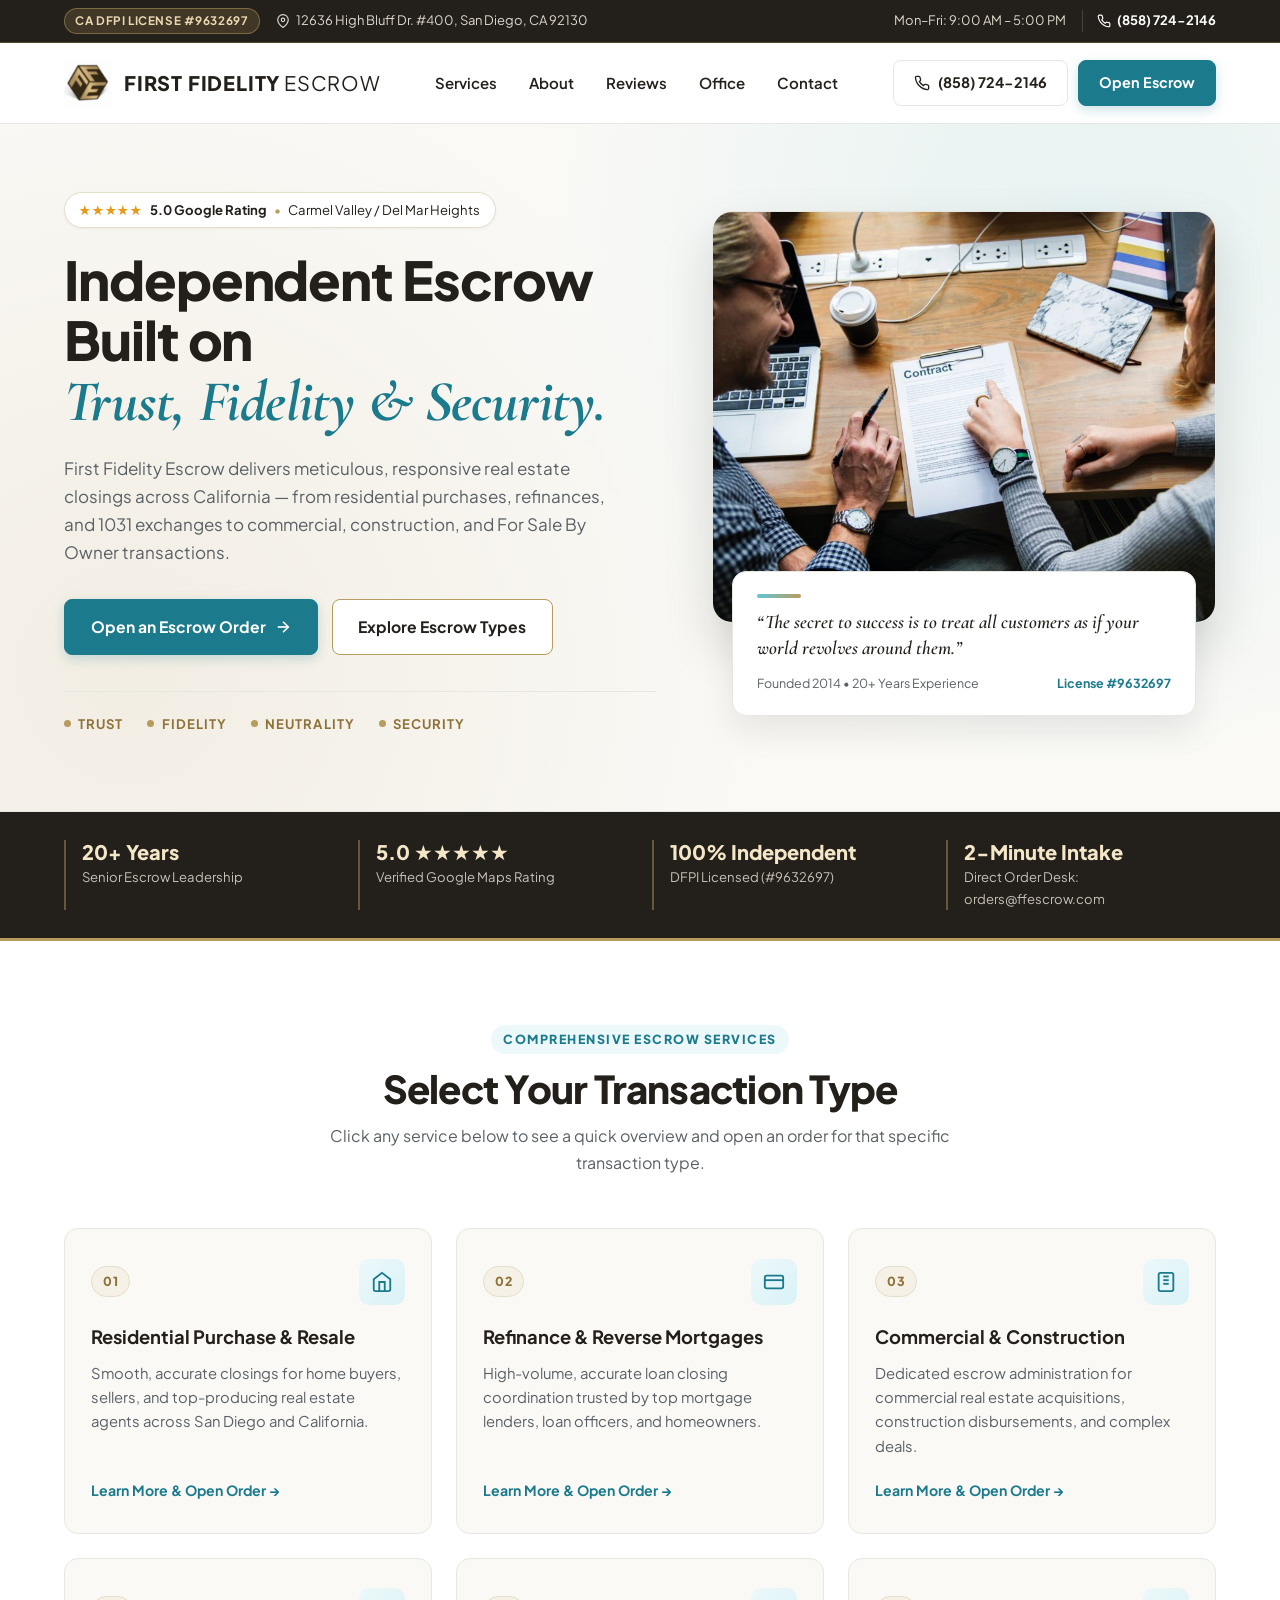
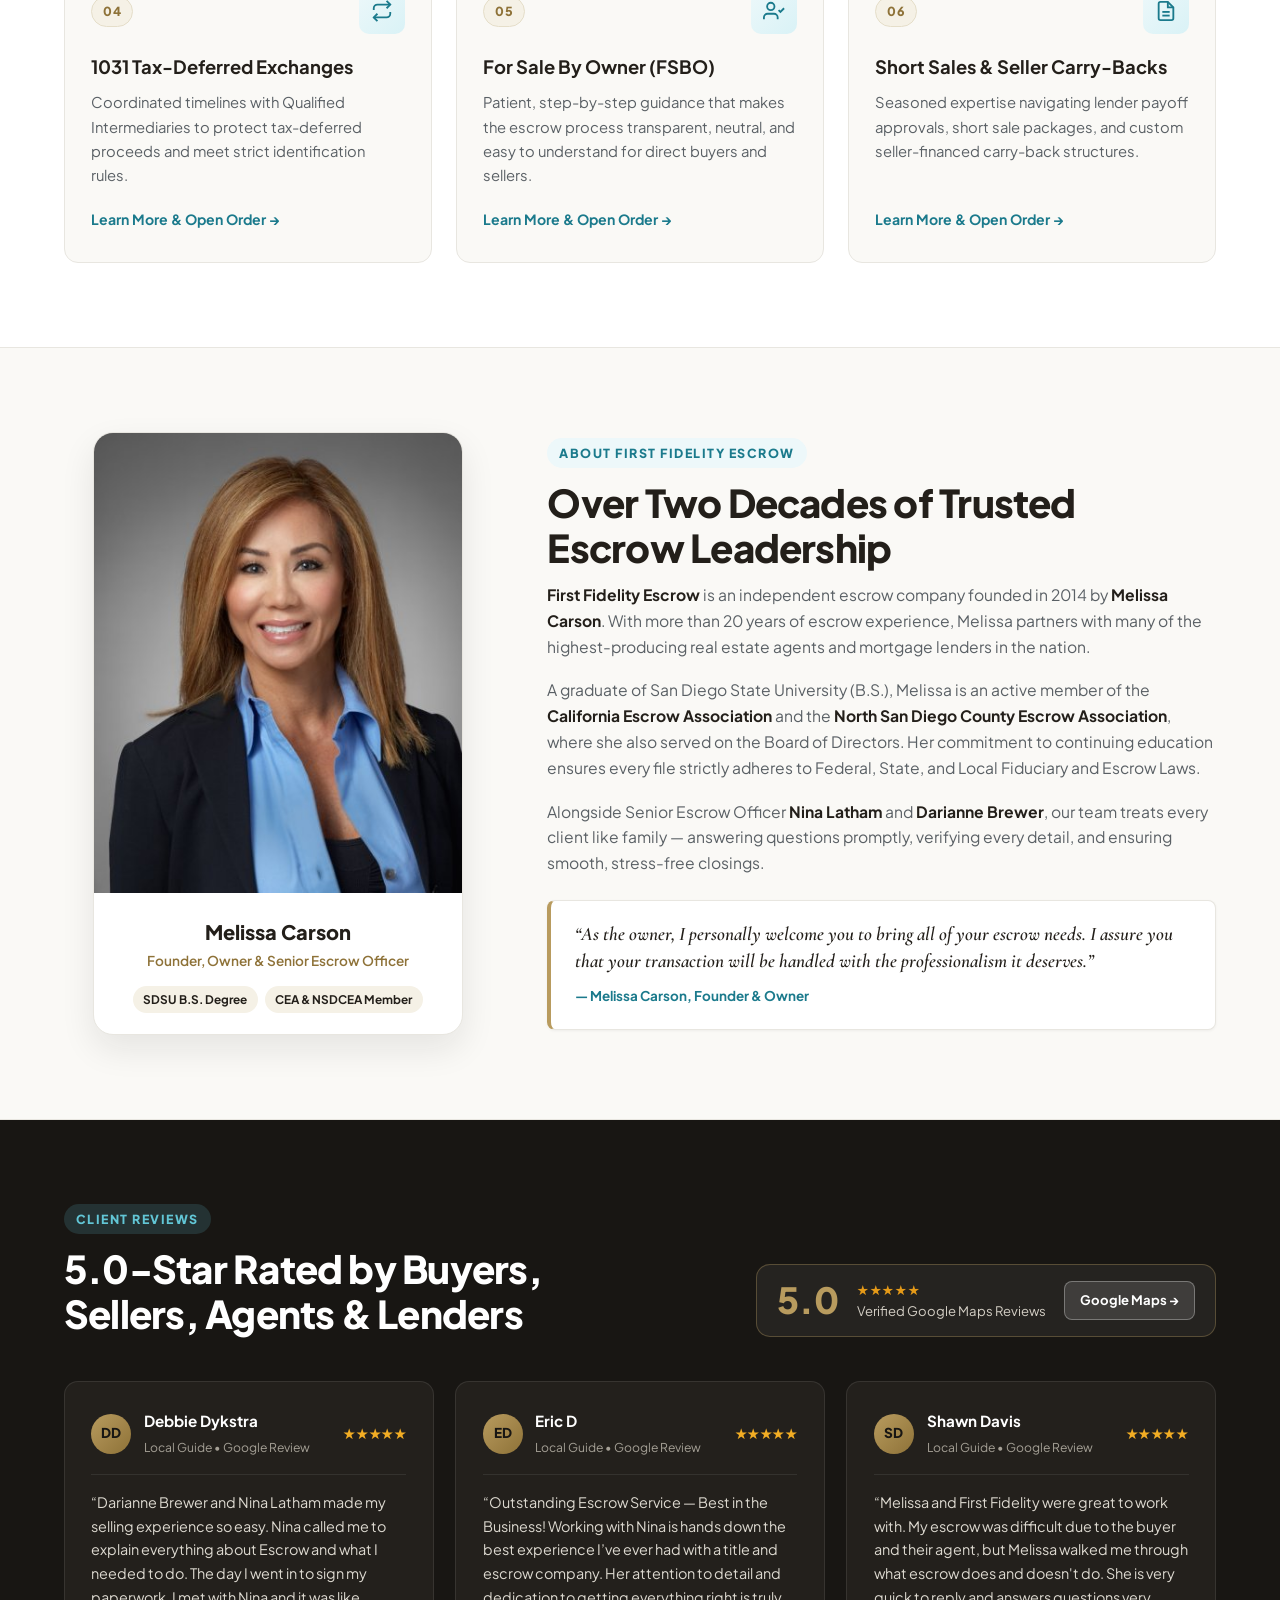
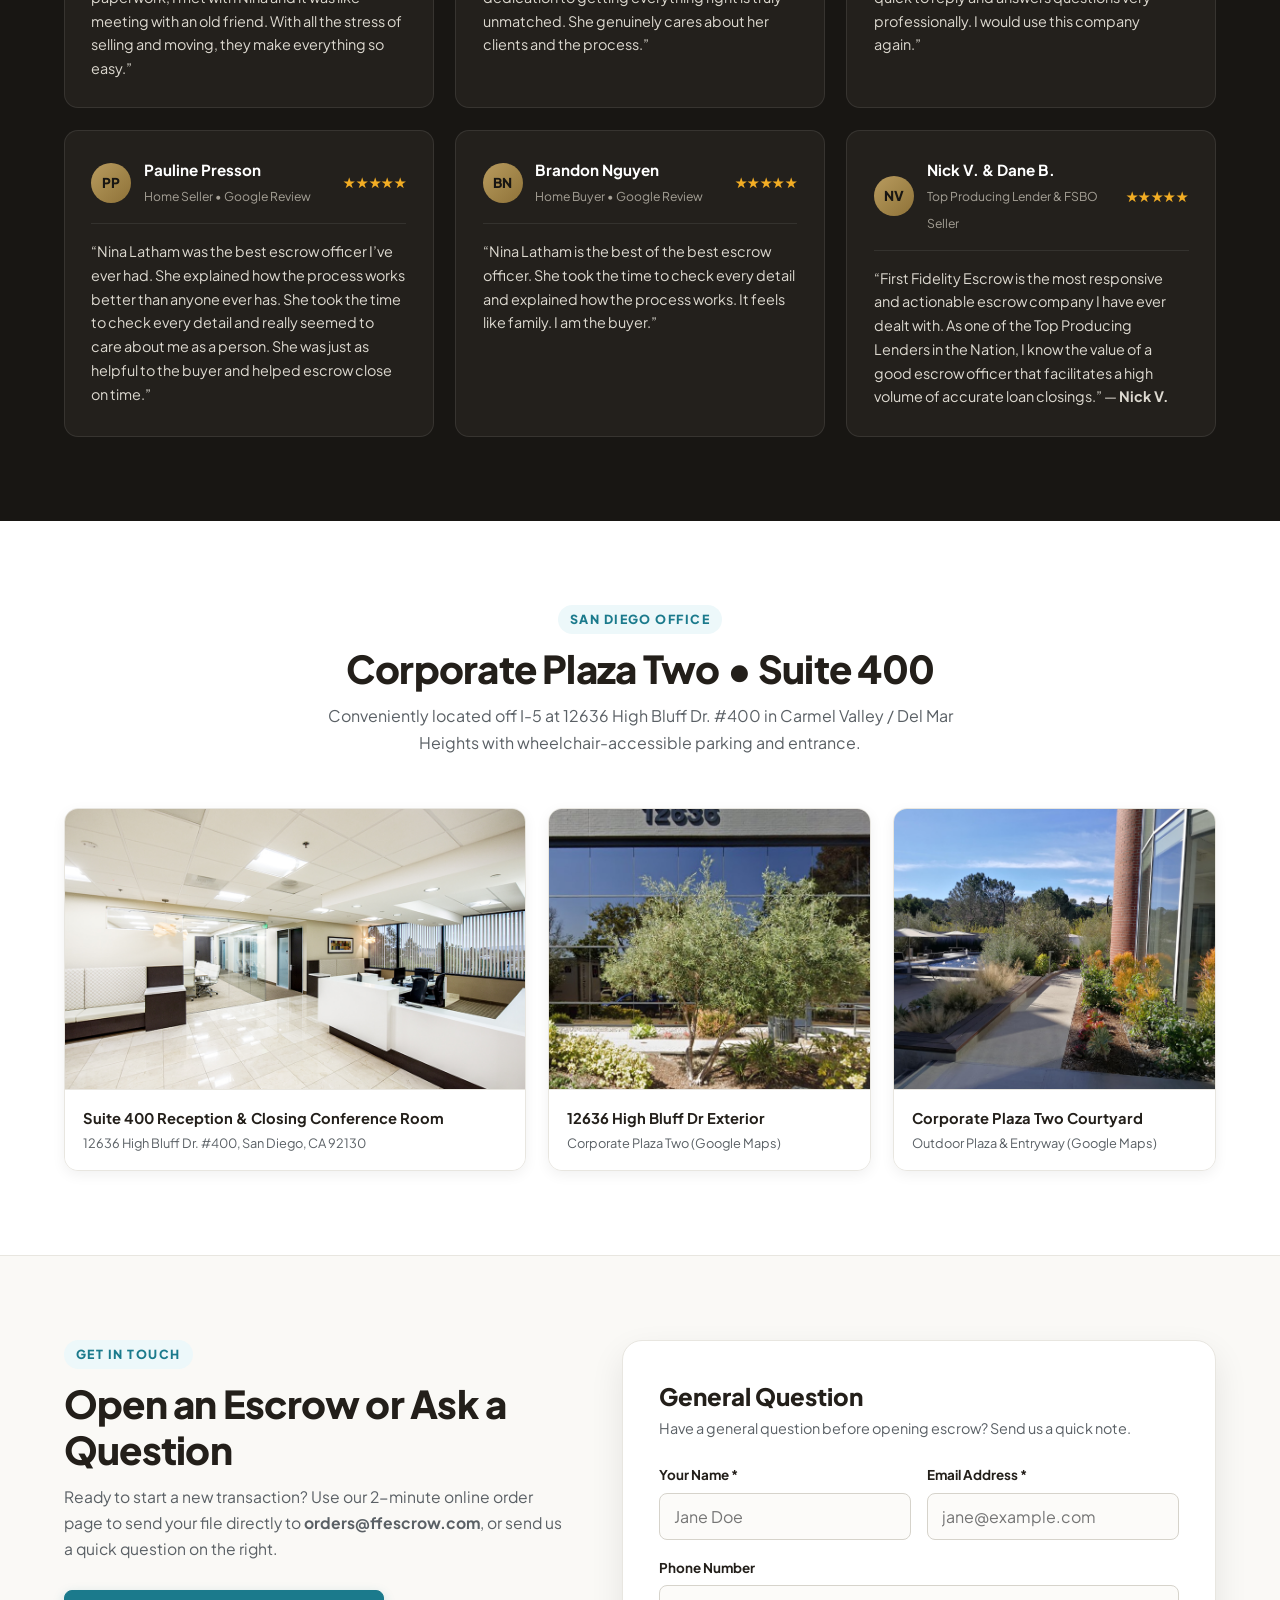
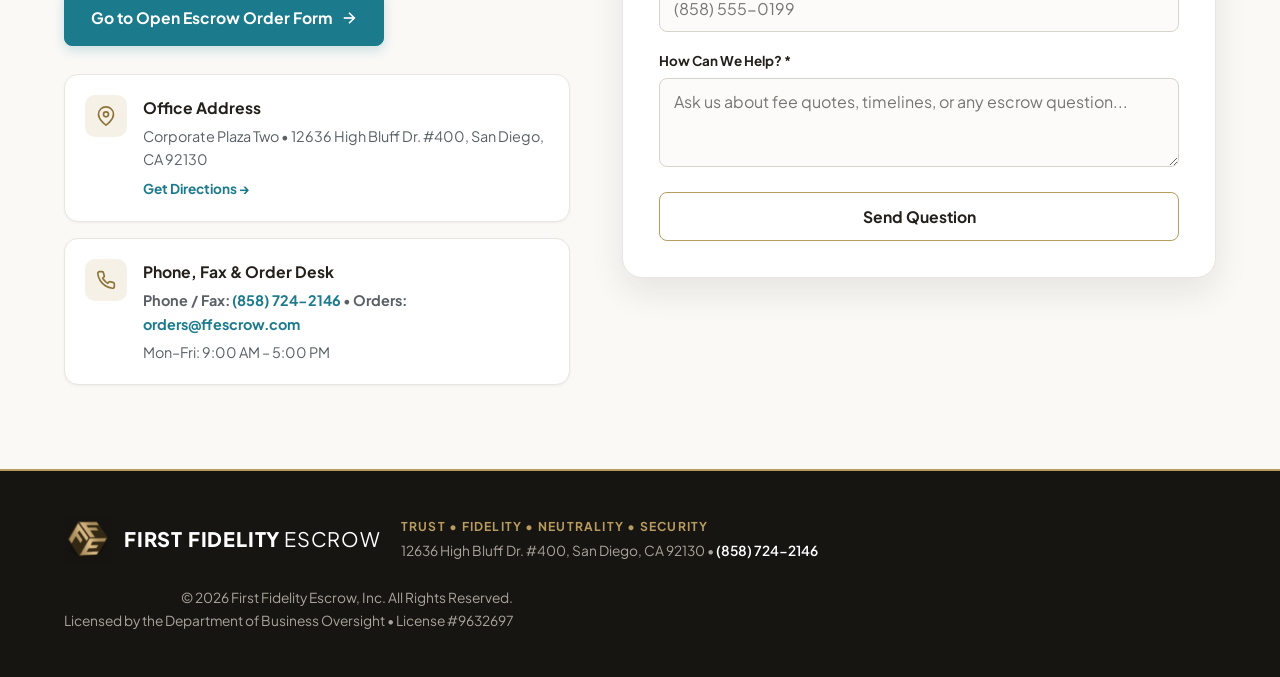
<file: index.html>
<!DOCTYPE html>
<html lang="en">
<head>
  <meta charset="UTF-8" />
  <meta name="viewport" content="width=device-width, initial-scale=1.0" />
  <title>First Fidelity Escrow, Inc. | San Diego, CA — Independent Escrow Services</title>
  <meta name="description" content="First Fidelity Escrow, Inc. in San Diego, CA (12636 High Bluff Dr. #400). Independent escrow company specializing in residential & commercial resale, refinance, 1031 exchanges, construction, short sales, and FSBO transactions. DFPI License #9632697." />
  <link rel="icon" type="image/png" href="images/favicon.png" />
  <link rel="preconnect" href="https://fonts.googleapis.com" />
  <link rel="preconnect" href="https://fonts.gstatic.com" crossorigin />
  <link href="https://fonts.googleapis.com/css2?family=Cormorant+Garamond:ital,wght@0,600;0,700;1,600&family=Plus+Jakarta+Sans:wght@400;500;600;700;800&display=swap" rel="stylesheet" />
  <link rel="stylesheet" href="styles.css" />
</head>
<body>
  <!-- Subtle Top Utility Bar -->
  <div class="utility-bar">
    <div class="container utility-inner">
      <div class="utility-left">
        <span class="pill-license">CA DFPI License #9632697</span>
        <span class="utility-address">
          <svg width="14" height="14" viewBox="0 0 24 24" fill="none" stroke="currentColor" stroke-width="2" aria-hidden="true"><path d="M21 10c0 7-9 13-9 13s-9-6-9-13a9 9 0 0 1 18 0z"/><circle cx="12" cy="10" r="3"/></svg>
          12636 High Bluff Dr. #400, San Diego, CA 92130
        </span>
      </div>
      <div class="utility-right">
        <span class="utility-hours">Mon–Fri: 9:00 AM – 5:00 PM</span>
        <a href="tel:8587242146" class="utility-phone">
          <svg width="14" height="14" viewBox="0 0 24 24" fill="none" stroke="currentColor" stroke-width="2" aria-hidden="true"><path d="M22 16.92v3a2 2 0 0 1-2.18 2 19.79 19.79 0 0 1-8.63-3.07 19.5 19.5 0 0 1-6-6 19.79 19.79 0 0 1-3.07-8.67A2 2 0 0 1 4.11 2h3a2 2 0 0 1 2 1.72 12.84 12.84 0 0 0 .7 2.81 2 2 0 0 1-.45 2.11L8.09 9.91a16 16 0 0 0 6 6l1.27-1.27a2 2 0 0 1 2.11-.45 12.84 12.84 0 0 0 2.81.7A2 2 0 0 1 22 16.92z"/></svg>
          (858) 724-2146
        </a>
      </div>
    </div>
  </div>

  <!-- Sticky Glass Header with Mobile Drawer -->
  <header class="site-header" id="top">
    <div class="container header-inner">
      <a href="index.html" class="brand-logo" aria-label="First Fidelity Escrow Home">
        <img src="images/favicon.png" alt="First Fidelity Escrow Icon" class="brand-cube-icon" />
        <span class="brand-wordmark"><strong>FIRST FIDELITY</strong> ESCROW</span>
      </a>

      <nav class="main-nav" aria-label="Primary Navigation">
        <a href="#services">Services</a>
        <a href="#about">About</a>
        <a href="#reviews">Reviews</a>
        <a href="#office">Office</a>
        <a href="#contact">Contact</a>
      </nav>

      <div class="header-actions">
        <a href="tel:8587242146" class="btn btn-ghost">
          <svg width="16" height="16" viewBox="0 0 24 24" fill="none" stroke="currentColor" stroke-width="2" aria-hidden="true"><path d="M22 16.92v3a2 2 0 0 1-2.18 2 19.79 19.79 0 0 1-8.63-3.07 19.5 19.5 0 0 1-6-6 19.79 19.79 0 0 1-3.07-8.67A2 2 0 0 1 4.11 2h3a2 2 0 0 1 2 1.72 12.84 12.84 0 0 0 .7 2.81 2 2 0 0 1-.45 2.11L8.09 9.91a16 16 0 0 0 6 6l1.27-1.27a2 2 0 0 1 2.11-.45 12.84 12.84 0 0 0 2.81.7A2 2 0 0 1 22 16.92z"/></svg>
          <span>(858) 724-2146</span>
        </a>
        <a href="open-escrow.html" class="btn btn-primary">Open Escrow</a>

        <button type="button" class="menu-toggle" id="menuToggle" aria-label="Toggle navigation menu" aria-expanded="false" aria-controls="mobileDrawer">
          <span class="hamburger-bar"></span>
          <span class="hamburger-bar"></span>
          <span class="hamburger-bar"></span>
        </button>
      </div>
    </div>

    <!-- Mobile Slide-Down Drawer -->
    <div class="mobile-drawer" id="mobileDrawer" hidden>
      <div class="container mobile-drawer-inner">
        <nav class="mobile-nav" aria-label="Mobile Navigation">
          <a href="open-escrow.html" class="mobile-link">Open an Escrow Order</a>
          <a href="residential-purchase.html" class="mobile-link">01. Residential Purchase &amp; Resale</a>
          <a href="refinance-reverse.html" class="mobile-link">02. Refinance &amp; Reverse Mortgages</a>
          <a href="commercial-construction.html" class="mobile-link">03. Commercial &amp; Construction</a>
          <a href="1031-exchange.html" class="mobile-link">04. 1031 Tax-Deferred Exchanges</a>
          <a href="fsbo.html" class="mobile-link">05. For Sale By Owner (FSBO)</a>
          <a href="short-sales-carryback.html" class="mobile-link">06. Short Sales &amp; Seller Carry-Backs</a>
          <a href="#about" class="mobile-link">About Melissa &amp; Team</a>
          <a href="#reviews" class="mobile-link">5.0★ Google Reviews</a>
          <a href="#contact" class="mobile-link">Contact Us</a>
        </nav>
        <div class="mobile-drawer-cta">
          <a href="open-escrow.html" class="btn btn-primary btn-block">Open an Escrow Order</a>
          <a href="tel:8587242146" class="btn btn-outline btn-block">Call (858) 724-2146</a>
        </div>
        <p class="mobile-drawer-meta">
          12636 High Bluff Dr. #400, San Diego, CA 92130 &bull; DFPI License #9632697
        </p>
      </div>
    </div>
  </header>

  <!-- Hero Section -->
  <section class="hero">
    <div class="container hero-grid">
      <div class="hero-content">
        <div class="trust-badge">
          <span class="stars" aria-label="5.0 out of 5 stars">&#9733;&#9733;&#9733;&#9733;&#9733;</span>
          <strong>5.0 Google Rating</strong>
          <span class="dot">&bull;</span>
          <span>Carmel Valley / Del Mar Heights</span>
        </div>

        <h1>
          Independent Escrow Built on
          <span class="serif-highlight">Trust, Fidelity &amp; Security.</span>
        </h1>

        <p class="hero-lead">
          First Fidelity Escrow delivers meticulous, responsive real estate closings across California — from residential purchases, refinances, and 1031 exchanges to commercial, construction, and For Sale By Owner transactions.
        </p>

        <div class="hero-cta-group">
          <a href="open-escrow.html" class="btn btn-primary btn-lg">
            <span>Open an Escrow Order</span>
            <svg width="18" height="18" viewBox="0 0 24 24" fill="none" stroke="currentColor" stroke-width="2.2" aria-hidden="true"><line x1="5" y1="12" x2="19" y2="12"/><polyline points="12 5 19 12 12 19"/></svg>
          </a>
          <a href="#services" class="btn btn-outline btn-lg">Explore Escrow Types</a>
        </div>

        <div class="pillars-row" aria-label="Core Values">
          <div class="pillar-item">
            <span class="pillar-dot"></span>
            <span>Trust</span>
          </div>
          <div class="pillar-item">
            <span class="pillar-dot"></span>
            <span>Fidelity</span>
          </div>
          <div class="pillar-item">
            <span class="pillar-dot"></span>
            <span>Neutrality</span>
          </div>
          <div class="pillar-item">
            <span class="pillar-dot"></span>
            <span>Security</span>
          </div>
        </div>
      </div>

      <div class="hero-visual">
        <div class="hero-card-stack">
          <div class="hero-img-box">
            <img src="images/hero-signing.jpg" alt="Contract signing and real estate escrow closing at First Fidelity Escrow" />
          </div>
          <div class="hero-floating-quote">
            <div class="quote-accent-bar"></div>
            <p>“The secret to success is to treat all customers as if your world revolves around them.”</p>
            <div class="quote-footer">
              <span>Founded 2014 &bull; 20+ Years Experience</span>
              <strong>License #9632697</strong>
            </div>
          </div>
        </div>
      </div>
    </div>
  </section>

  <!-- Key Metrics Strip -->
  <section class="metrics-strip" aria-label="Company Highlights">
    <div class="container metrics-grid">
      <div class="metric-item">
        <strong>20+ Years</strong>
        <span>Senior Escrow Leadership</span>
      </div>
      <div class="metric-item">
        <strong>5.0 &#9733;&#9733;&#9733;&#9733;&#9733;</strong>
        <span>Verified Google Maps Rating</span>
      </div>
      <div class="metric-item">
        <strong>100% Independent</strong>
        <span>DFPI Licensed (#9632697)</span>
      </div>
      <div class="metric-item">
        <strong>2-Minute Intake</strong>
        <span>Direct Order Desk: orders@ffescrow.com</span>
      </div>
    </div>
  </section>

  <!-- Services Section (Links to Simple Individual Pages) -->
  <section id="services" class="section services-section">
    <div class="container">
      <div class="section-heading">
        <span class="eyebrow">Comprehensive Escrow Services</span>
        <h2>Select Your Transaction Type</h2>
        <p>Click any service below to see a quick overview and open an order for that specific transaction type.</p>
      </div>

      <div class="services-grid">
        <article class="service-card">
          <div class="service-card-top">
            <span class="service-num-badge">01</span>
            <div class="service-icon-wrap">
              <svg width="22" height="22" viewBox="0 0 24 24" fill="none" stroke="currentColor" stroke-width="2"><path d="M3 9l9-7 9 7v11a2 2 0 0 1-2 2H5a2 2 0 0 1-2-2z"/><polyline points="9 22 9 12 15 12 15 22"/></svg>
            </div>
          </div>
          <h3><a href="residential-purchase.html">Residential Purchase &amp; Resale</a></h3>
          <p>Smooth, accurate closings for home buyers, sellers, and top-producing real estate agents across San Diego and California.</p>
          <div class="service-card-actions">
            <a href="residential-purchase.html" class="service-link">Learn More &amp; Open Order &rarr;</a>
          </div>
        </article>

        <article class="service-card">
          <div class="service-card-top">
            <span class="service-num-badge">02</span>
            <div class="service-icon-wrap">
              <svg width="22" height="22" viewBox="0 0 24 24" fill="none" stroke="currentColor" stroke-width="2"><rect x="2" y="5" width="20" height="14" rx="2"/><line x1="2" y1="10" x2="22" y2="10"/></svg>
            </div>
          </div>
          <h3><a href="refinance-reverse.html">Refinance &amp; Reverse Mortgages</a></h3>
          <p>High-volume, accurate loan closing coordination trusted by top mortgage lenders, loan officers, and homeowners.</p>
          <div class="service-card-actions">
            <a href="refinance-reverse.html" class="service-link">Learn More &amp; Open Order &rarr;</a>
          </div>
        </article>

        <article class="service-card">
          <div class="service-card-top">
            <span class="service-num-badge">03</span>
            <div class="service-icon-wrap">
              <svg width="22" height="22" viewBox="0 0 24 24" fill="none" stroke="currentColor" stroke-width="2"><rect x="4" y="2" width="16" height="20" rx="2"/><line x1="9" y1="6" x2="15" y2="6"/><line x1="9" y1="10" x2="15" y2="10"/><line x1="9" y1="14" x2="15" y2="14"/></svg>
            </div>
          </div>
          <h3><a href="commercial-construction.html">Commercial &amp; Construction</a></h3>
          <p>Dedicated escrow administration for commercial real estate acquisitions, construction disbursements, and complex deals.</p>
          <div class="service-card-actions">
            <a href="commercial-construction.html" class="service-link">Learn More &amp; Open Order &rarr;</a>
          </div>
        </article>

        <article class="service-card">
          <div class="service-card-top">
            <span class="service-num-badge">04</span>
            <div class="service-icon-wrap">
              <svg width="22" height="22" viewBox="0 0 24 24" fill="none" stroke="currentColor" stroke-width="2"><polyline points="17 1 21 5 17 9"/><path d="M3 11V9a4 4 0 0 1 4-4h14"/><polyline points="7 23 3 19 7 15"/><path d="M21 13v2a4 4 0 0 1-4 4H3"/></svg>
            </div>
          </div>
          <h3><a href="1031-exchange.html">1031 Tax-Deferred Exchanges</a></h3>
          <p>Coordinated timelines with Qualified Intermediaries to protect tax-deferred proceeds and meet strict identification rules.</p>
          <div class="service-card-actions">
            <a href="1031-exchange.html" class="service-link">Learn More &amp; Open Order &rarr;</a>
          </div>
        </article>

        <article class="service-card">
          <div class="service-card-top">
            <span class="service-num-badge">05</span>
            <div class="service-icon-wrap">
              <svg width="22" height="22" viewBox="0 0 24 24" fill="none" stroke="currentColor" stroke-width="2"><path d="M16 21v-2a4 4 0 0 0-4-4H5a4 4 0 0 0-4 4v2"/><circle cx="8.5" cy="7" r="4"/><polyline points="17 11 19 13 23 9"/></svg>
            </div>
          </div>
          <h3><a href="fsbo.html">For Sale By Owner (FSBO)</a></h3>
          <p>Patient, step-by-step guidance that makes the escrow process transparent, neutral, and easy to understand for direct buyers and sellers.</p>
          <div class="service-card-actions">
            <a href="fsbo.html" class="service-link">Learn More &amp; Open Order &rarr;</a>
          </div>
        </article>

        <article class="service-card">
          <div class="service-card-top">
            <span class="service-num-badge">06</span>
            <div class="service-icon-wrap">
              <svg width="22" height="22" viewBox="0 0 24 24" fill="none" stroke="currentColor" stroke-width="2"><path d="M14 2H6a2 2 0 0 0-2 2v16a2 2 0 0 0 2 2h12a2 2 0 0 0 2-2V8z"/><polyline points="14 2 14 8 20 8"/><line x1="16" y1="13" x2="8" y2="13"/><line x1="16" y1="17" x2="8" y2="17"/></svg>
            </div>
          </div>
          <h3><a href="short-sales-carryback.html">Short Sales &amp; Seller Carry-Backs</a></h3>
          <p>Seasoned expertise navigating lender payoff approvals, short sale packages, and custom seller-financed carry-back structures.</p>
          <div class="service-card-actions">
            <a href="short-sales-carryback.html" class="service-link">Learn More &amp; Open Order &rarr;</a>
          </div>
        </article>
      </div>
    </div>
  </section>

  <!-- About Us Section -->
  <section id="about" class="section about-section">
    <div class="container about-grid">
      <div class="about-media">
        <div class="profile-card">
          <div class="profile-img-wrap">
            <img src="images/melissa-carson.jpg" alt="Melissa Carson — Founder &amp; Owner of First Fidelity Escrow" loading="lazy" />
          </div>
          <div class="profile-info">
            <h3>Melissa Carson</h3>
            <p>Founder, Owner &amp; Senior Escrow Officer</p>
            <div class="profile-badges">
              <span>SDSU B.S. Degree</span>
              <span>CEA &amp; NSDCEA Member</span>
            </div>
          </div>
        </div>
      </div>

      <div class="about-copy">
        <span class="eyebrow">About First Fidelity Escrow</span>
        <h2>Over Two Decades of Trusted Escrow Leadership</h2>
        <p>
          <strong>First Fidelity Escrow</strong> is an independent escrow company founded in 2014 by <strong>Melissa Carson</strong>. With more than 20 years of escrow experience, Melissa partners with many of the highest-producing real estate agents and mortgage lenders in the nation.
        </p>
        <p>
          A graduate of San Diego State University (B.S.), Melissa is an active member of the <strong>California Escrow Association</strong> and the <strong>North San Diego County Escrow Association</strong>, where she also served on the Board of Directors. Her commitment to continuing education ensures every file strictly adheres to Federal, State, and Local Fiduciary and Escrow Laws.
        </p>
        <p>
          Alongside Senior Escrow Officer <strong>Nina Latham</strong> and <strong>Darianne Brewer</strong>, our team treats every client like family — answering questions promptly, verifying every detail, and ensuring smooth, stress-free closings.
        </p>

        <blockquote class="founder-quote">
          <p>“As the owner, I personally welcome you to bring all of your escrow needs. I assure you that your transaction will be handled with the professionalism it deserves.”</p>
          <cite>— Melissa Carson, Founder &amp; Owner</cite>
        </blockquote>
      </div>
    </div>
  </section>

  <!-- Google Reviews & Testimonials Section -->
  <section id="reviews" class="section reviews-section">
    <div class="container">
      <div class="reviews-top">
        <div class="reviews-title-group">
          <span class="eyebrow">Client Reviews</span>
          <h2>5.0-Star Rated by Buyers, Sellers, Agents &amp; Lenders</h2>
        </div>
        <div class="google-badge-card">
          <div class="google-score">5.0</div>
          <div class="google-score-meta">
            <div class="stars">&#9733;&#9733;&#9733;&#9733;&#9733;</div>
            <span>Verified Google Maps Reviews</span>
          </div>
          <a href="https://www.google.com/maps/place/First+Fidelity+Escrow/@32.9476333,-117.2519938,15z/data=!3m1!4b1!4m6!3m5!1s0x80dc089fc832ee39:0xcc5b95352eee0476!8m2!3d32.9476157!4d-117.2417155!16s%2Fg%2F11b77f5hvq" target="_blank" rel="noopener noreferrer" class="btn btn-sm btn-light">Google Maps &rarr;</a>
        </div>
      </div>

      <div class="reviews-grid">
        <article class="review-card">
          <div class="review-meta">
            <div class="reviewer-avatar">DD</div>
            <div>
              <h3>Debbie Dykstra</h3>
              <span>Local Guide &bull; Google Review</span>
            </div>
            <div class="review-stars" aria-label="5 stars">&#9733;&#9733;&#9733;&#9733;&#9733;</div>
          </div>
          <p class="review-text">
            “Darianne Brewer and Nina Latham made my selling experience so easy. Nina called me to explain everything about Escrow and what I needed to do. The day I went in to sign my paperwork, I met with Nina and it was like meeting with an old friend. With all the stress of selling and moving, they make everything so easy.”
          </p>
        </article>

        <article class="review-card">
          <div class="review-meta">
            <div class="reviewer-avatar">ED</div>
            <div>
              <h3>Eric D</h3>
              <span>Local Guide &bull; Google Review</span>
            </div>
            <div class="review-stars" aria-label="5 stars">&#9733;&#9733;&#9733;&#9733;&#9733;</div>
          </div>
          <p class="review-text">
            “Outstanding Escrow Service — Best in the Business! Working with Nina is hands down the best experience I’ve ever had with a title and escrow company. Her attention to detail and dedication to getting everything right is truly unmatched. She genuinely cares about her clients and the process.”
          </p>
        </article>

        <article class="review-card">
          <div class="review-meta">
            <div class="reviewer-avatar">SD</div>
            <div>
              <h3>Shawn Davis</h3>
              <span>Local Guide &bull; Google Review</span>
            </div>
            <div class="review-stars" aria-label="5 stars">&#9733;&#9733;&#9733;&#9733;&#9733;</div>
          </div>
          <p class="review-text">
            “Melissa and First Fidelity were great to work with. My escrow was difficult due to the buyer and their agent, but Melissa walked me through what escrow does and doesn't do. She is very quick to reply and answers questions very professionally. I would use this company again.”
          </p>
        </article>

        <article class="review-card">
          <div class="review-meta">
            <div class="reviewer-avatar">PP</div>
            <div>
              <h3>Pauline Presson</h3>
              <span>Home Seller &bull; Google Review</span>
            </div>
            <div class="review-stars" aria-label="5 stars">&#9733;&#9733;&#9733;&#9733;&#9733;</div>
          </div>
          <p class="review-text">
            “Nina Latham was the best escrow officer I’ve ever had. She explained how the process works better than anyone ever has. She took the time to check every detail and really seemed to care about me as a person. She was just as helpful to the buyer and helped escrow close on time.”
          </p>
        </article>

        <article class="review-card">
          <div class="review-meta">
            <div class="reviewer-avatar">BN</div>
            <div>
              <h3>Brandon Nguyen</h3>
              <span>Home Buyer &bull; Google Review</span>
            </div>
            <div class="review-stars" aria-label="5 stars">&#9733;&#9733;&#9733;&#9733;&#9733;</div>
          </div>
          <p class="review-text">
            “Nina Latham is the best of the best escrow officer. She took the time to check every detail and explained how the process works. It feels like family. I am the buyer.”
          </p>
        </article>

        <article class="review-card">
          <div class="review-meta">
            <div class="reviewer-avatar">NV</div>
            <div>
              <h3>Nick V. &amp; Dane B.</h3>
              <span>Top Producing Lender &amp; FSBO Seller</span>
            </div>
            <div class="review-stars" aria-label="5 stars">&#9733;&#9733;&#9733;&#9733;&#9733;</div>
          </div>
          <p class="review-text">
            “First Fidelity Escrow is the most responsive and actionable escrow company I have ever dealt with. As one of the Top Producing Lenders in the Nation, I know the value of a good escrow officer that facilitates a high volume of accurate loan closings.” — <strong>Nick V.</strong>
          </p>
        </article>
      </div>
    </div>
  </section>

  <!-- Office & Google Maps Photos Section -->
  <section id="office" class="section office-section">
    <div class="container">
      <div class="section-heading">
        <span class="eyebrow">San Diego Office</span>
        <h2>Corporate Plaza Two &bull; Suite 400</h2>
        <p>Conveniently located off I-5 at 12636 High Bluff Dr. #400 in Carmel Valley / Del Mar Heights with wheelchair-accessible parking and entrance.</p>
      </div>

      <div class="office-gallery">
        <figure class="office-photo office-photo-featured">
          <img src="images/reception.jpg" alt="First Fidelity Escrow Suite 400 reception and conference room" loading="lazy" />
          <figcaption>
            <strong>Suite 400 Reception &amp; Closing Conference Room</strong>
            <span>12636 High Bluff Dr. #400, San Diego, CA 92130</span>
          </figcaption>
        </figure>

        <figure class="office-photo">
          <img src="images/building-12636.jpg" alt="12636 High Bluff Dr Corporate Plaza Two building exterior from Google Maps" loading="lazy" />
          <figcaption>
            <strong>12636 High Bluff Dr Exterior</strong>
            <span>Corporate Plaza Two (Google Maps)</span>
          </figcaption>
        </figure>

        <figure class="office-photo">
          <img src="images/plaza-courtyard.jpg" alt="Corporate Plaza Two landscaped courtyard and entrance from Google Maps" loading="lazy" />
          <figcaption>
            <strong>Corporate Plaza Two Courtyard</strong>
            <span>Outdoor Plaza &amp; Entryway (Google Maps)</span>
          </figcaption>
        </figure>
      </div>
    </div>
  </section>

  <!-- Clean Contact & Quick Order CTA Section -->
  <section id="contact" class="section contact-section">
    <div class="container contact-grid">
      <div class="contact-details">
        <span class="eyebrow">Get in Touch</span>
        <h2>Open an Escrow or Ask a Question</h2>
        <p class="contact-intro">
          Ready to start a new transaction? Use our 2-minute online order page to send your file directly to <strong>orders@ffescrow.com</strong>, or send us a quick question on the right.
        </p>

        <div style="margin-bottom: 1.75rem;">
          <a href="open-escrow.html" class="btn btn-primary btn-lg">
            <span>Go to Open Escrow Order Form</span>
            <svg width="18" height="18" viewBox="0 0 24 24" fill="none" stroke="currentColor" stroke-width="2.2"><line x1="5" y1="12" x2="19" y2="12"/><polyline points="12 5 19 12 12 19"/></svg>
          </a>
        </div>

        <div class="contact-cards">
          <div class="contact-card">
            <div class="contact-card-icon">
              <svg width="20" height="20" viewBox="0 0 24 24" fill="none" stroke="currentColor" stroke-width="2"><path d="M21 10c0 7-9 13-9 13s-9-6-9-13a9 9 0 0 1 18 0z"/><circle cx="12" cy="10" r="3"/></svg>
            </div>
            <div>
              <h3>Office Address</h3>
              <p>Corporate Plaza Two &bull; 12636 High Bluff Dr. #400, San Diego, CA 92130</p>
              <a href="https://www.google.com/maps/place/First+Fidelity+Escrow/@32.9476333,-117.2519938,15z/data=!3m1!4b1!4m6!3m5!1s0x80dc089fc832ee39:0xcc5b95352eee0476!8m2!3d32.9476157!4d-117.2417155!16s%2Fg%2F11b77f5hvq" target="_blank" rel="noopener noreferrer" class="text-link">Get Directions &rarr;</a>
            </div>
          </div>

          <div class="contact-card">
            <div class="contact-card-icon">
              <svg width="20" height="20" viewBox="0 0 24 24" fill="none" stroke="currentColor" stroke-width="2"><path d="M22 16.92v3a2 2 0 0 1-2.18 2 19.79 19.79 0 0 1-8.63-3.07 19.5 19.5 0 0 1-6-6 19.79 19.79 0 0 1-3.07-8.67A2 2 0 0 1 4.11 2h3a2 2 0 0 1 2 1.72 12.84 12.84 0 0 0 .7 2.81 2 2 0 0 1-.45 2.11L8.09 9.91a16 16 0 0 0 6 6l1.27-1.27a2 2 0 0 1 2.11-.45 12.84 12.84 0 0 0 2.81.7A2 2 0 0 1 22 16.92z"/></svg>
            </div>
            <div>
              <h3>Phone, Fax &amp; Order Desk</h3>
              <p><strong>Phone / Fax:</strong> <a href="tel:8587242146">(858) 724-2146</a> &bull; <strong>Orders:</strong> <a href="mailto:orders@ffescrow.com">orders@ffescrow.com</a></p>
              <p class="hours-inline">Mon–Fri: 9:00 AM – 5:00 PM</p>
            </div>
          </div>
        </div>
      </div>

      <div class="form-panel">
        <form id="contactForm" class="contact-form">
          <h3>General Question</h3>
          <p class="form-sub">Have a general question before opening escrow? Send us a quick note.</p>

          <div class="form-row">
            <div class="form-group">
              <label for="name">Your Name *</label>
              <input type="text" id="name" name="name" required autocomplete="name" placeholder="Jane Doe" />
            </div>
            <div class="form-group">
              <label for="email">Email Address *</label>
              <input type="email" id="email" name="email" required autocomplete="email" placeholder="jane@example.com" />
            </div>
          </div>

          <div class="form-group">
            <label for="phone">Phone Number</label>
            <input type="tel" id="phone" name="phone" autocomplete="tel" placeholder="(858) 555-0199" />
          </div>

          <div class="form-group">
            <label for="message">How Can We Help? *</label>
            <textarea id="message" name="message" rows="3" required placeholder="Ask us about fee quotes, timelines, or any escrow question..."></textarea>
          </div>

          <button type="submit" class="btn btn-outline btn-block btn-lg">Send Question</button>
          <div id="formStatus" class="form-status" role="status" aria-live="polite" hidden></div>
        </form>
      </div>
    </div>
  </section>

  <!-- Footer -->
  <footer class="site-footer">
    <div class="container footer-inner">
      <div class="footer-brand">
        <a href="index.html" class="brand-logo brand-logo-footer" aria-label="First Fidelity Escrow Home">
          <img src="images/favicon.png" alt="First Fidelity Escrow Icon" class="brand-cube-icon" />
          <span class="brand-wordmark"><strong>FIRST FIDELITY</strong> ESCROW</span>
        </a>
        <div>
          <p class="footer-motto">TRUST &bull; FIDELITY &bull; NEUTRALITY &bull; SECURITY</p>
          <p class="footer-contact">12636 High Bluff Dr. #400, San Diego, CA 92130 &bull; <a href="tel:8587242146">(858) 724-2146</a></p>
        </div>
      </div>

      <div class="footer-legal">
        <p>&copy; 2026 First Fidelity Escrow, Inc. All Rights Reserved.</p>
        <p>Licensed by the Department of Business Oversight &bull; License #9632697</p>
      </div>
    </div>
  </footer>

  <!-- Sticky Mobile Bottom Action Bar -->
  <div class="mobile-action-bar" aria-label="Quick Mobile Actions">
    <a href="tel:8587242146" class="mobile-action-btn mobile-action-call">
      <svg width="16" height="16" viewBox="0 0 24 24" fill="none" stroke="currentColor" stroke-width="2.2" aria-hidden="true"><path d="M22 16.92v3a2 2 0 0 1-2.18 2 19.79 19.79 0 0 1-8.63-3.07 19.5 19.5 0 0 1-6-6 19.79 19.79 0 0 1-3.07-8.67A2 2 0 0 1 4.11 2h3a2 2 0 0 1 2 1.72 12.84 12.84 0 0 0 .7 2.81 2 2 0 0 1-.45 2.11L8.09 9.91a16 16 0 0 0 6 6l1.27-1.27a2 2 0 0 1 2.11-.45 12.84 12.84 0 0 0 2.81.7A2 2 0 0 1 22 16.92z"/></svg>
      <span>Call Office</span>
    </a>
    <a href="open-escrow.html" class="mobile-action-btn mobile-action-primary">
      <span>Open Escrow</span>
    </a>
  </div>

  <script>
    const menuToggle = document.getElementById('menuToggle');
    const mobileDrawer = document.getElementById('mobileDrawer');
    const mobileLinks = document.querySelectorAll('.mobile-link');

    function closeMenu() {
      menuToggle.setAttribute('aria-expanded', 'false');
      menuToggle.classList.remove('is-active');
      mobileDrawer.hidden = true;
    }

    menuToggle.addEventListener('click', function () {
      const expanded = menuToggle.getAttribute('aria-expanded') === 'true';
      if (expanded) {
        closeMenu();
      } else {
        menuToggle.setAttribute('aria-expanded', 'true');
        menuToggle.classList.add('is-active');
        mobileDrawer.hidden = false;
      }
    });

    mobileLinks.forEach(function (link) {
      link.addEventListener('click', closeMenu);
    });

    const form = document.getElementById('contactForm');
    const statusBox = document.getElementById('formStatus');
    form.addEventListener('submit', function (e) {
      e.preventDefault();
      const data = new FormData(form);
      const name = data.get('name');
      statusBox.hidden = false;
      statusBox.className = 'form-status success';
      statusBox.innerHTML = '<strong>Thank you, ' + name + '!</strong> Your message has been received. To open a new file immediately, use our <a href="open-escrow.html">Open Escrow Order Form</a> or call <a href="tel:8587242146">(858) 724-2146</a>.';
      form.reset();
    });
  </script>
</body>
</html>
</file>
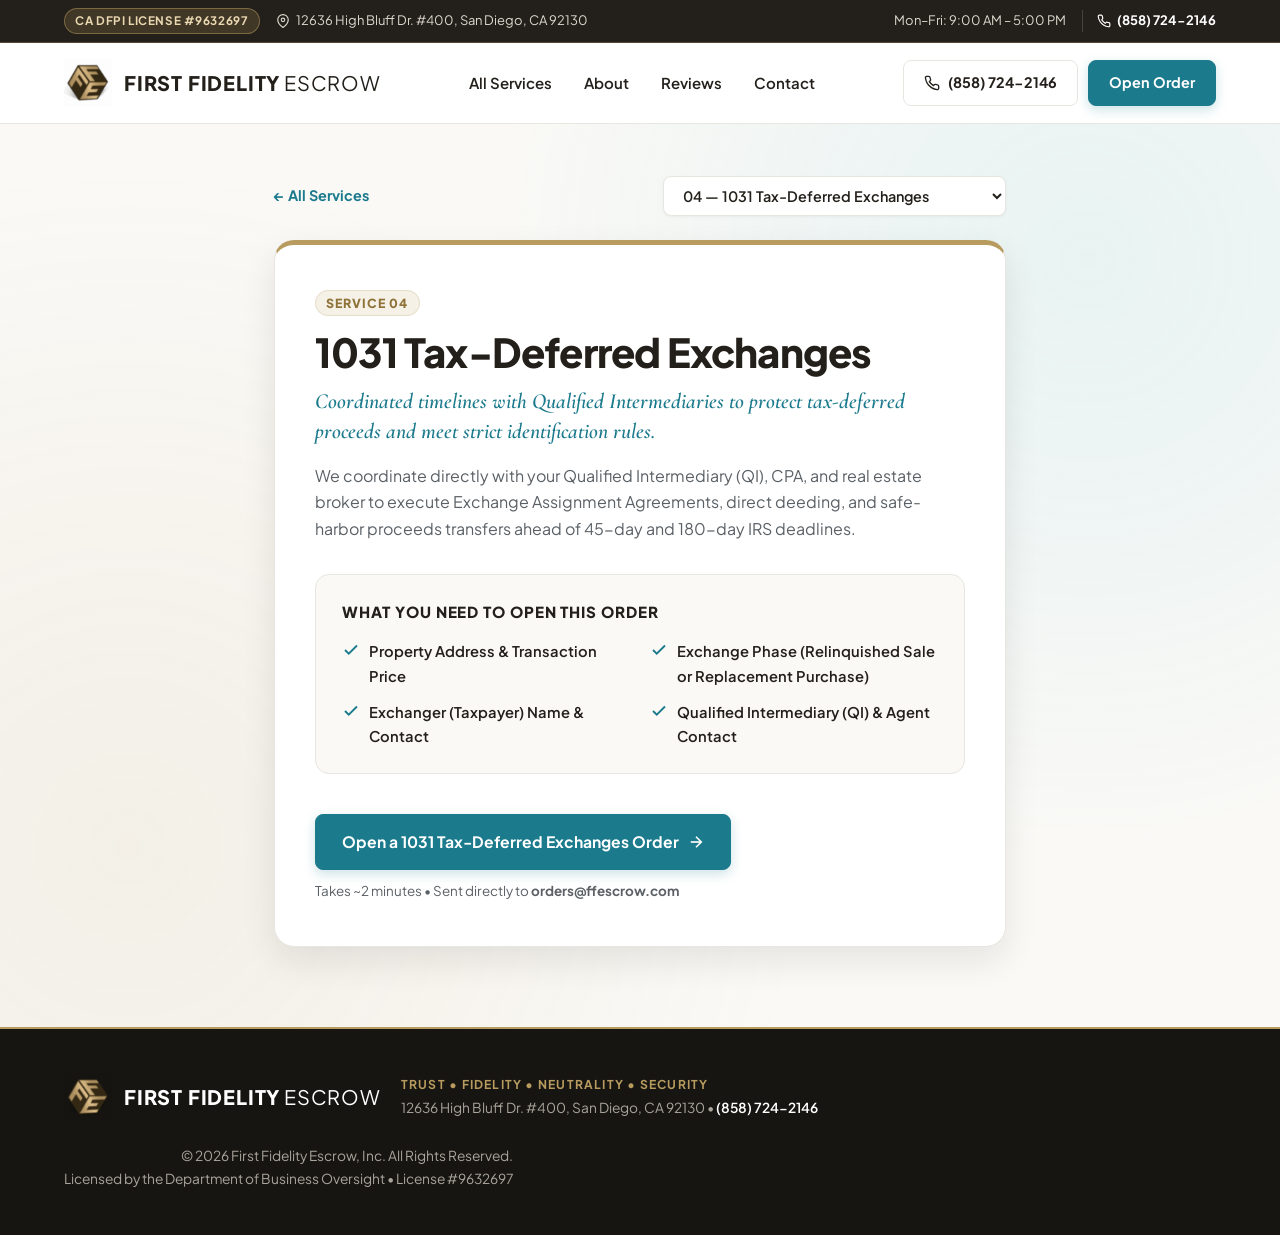
<file: 1031-exchange.html>
<!DOCTYPE html>
<html lang="en">
<head>
  <meta charset="UTF-8" />
  <meta name="viewport" content="width=device-width, initial-scale=1.0" />
  <title>04. 1031 Tax-Deferred Exchanges | First Fidelity Escrow, Inc. — San Diego, CA</title>
  <meta name="description" content="Coordinated timelines with Qualified Intermediaries to protect tax-deferred proceeds and meet strict identification rules. Open a 1031 Tax-Deferred Exchanges escrow order online with First Fidelity Escrow." />
  <link rel="icon" type="image/png" href="images/favicon.png" />
  <link rel="preconnect" href="https://fonts.googleapis.com" />
  <link rel="preconnect" href="https://fonts.gstatic.com" crossorigin />
  <link href="https://fonts.googleapis.com/css2?family=Cormorant+Garamond:ital,wght@0,600;0,700;1,600&family=Plus+Jakarta+Sans:wght@400;500;600;700;800&display=swap" rel="stylesheet" />
  <link rel="stylesheet" href="styles.css" />
</head>
<body>
  <!-- Top Utility Bar -->
  <div class="utility-bar">
    <div class="container utility-inner">
      <div class="utility-left">
        <span class="pill-license">CA DFPI License #9632697</span>
        <span class="utility-address">
          <svg width="14" height="14" viewBox="0 0 24 24" fill="none" stroke="currentColor" stroke-width="2" aria-hidden="true"><path d="M21 10c0 7-9 13-9 13s-9-6-9-13a9 9 0 0 1 18 0z"/><circle cx="12" cy="10" r="3"/></svg>
          12636 High Bluff Dr. #400, San Diego, CA 92130
        </span>
      </div>
      <div class="utility-right">
        <span class="utility-hours">Mon–Fri: 9:00 AM – 5:00 PM</span>
        <a href="tel:8587242146" class="utility-phone">
          <svg width="14" height="14" viewBox="0 0 24 24" fill="none" stroke="currentColor" stroke-width="2" aria-hidden="true"><path d="M22 16.92v3a2 2 0 0 1-2.18 2 19.79 19.79 0 0 1-8.63-3.07 19.5 19.5 0 0 1-6-6 19.79 19.79 0 0 1-3.07-8.67A2 2 0 0 1 4.11 2h3a2 2 0 0 1 2 1.72 12.84 12.84 0 0 0 .7 2.81 2 2 0 0 1-.45 2.11L8.09 9.91a16 16 0 0 0 6 6l1.27-1.27a2 2 0 0 1 2.11-.45 12.84 12.84 0 0 0 2.81.7A2 2 0 0 1 22 16.92z"/></svg>
          (858) 724-2146
        </a>
      </div>
    </div>
  </div>

  <!-- Sticky Header -->
  <header class="site-header" id="top">
    <div class="container header-inner">
      <a href="index.html" class="brand-logo" aria-label="First Fidelity Escrow Home">
        <img src="images/favicon.png" alt="First Fidelity Escrow Icon" class="brand-cube-icon" />
        <span class="brand-wordmark"><strong>FIRST FIDELITY</strong> ESCROW</span>
      </a>

      <nav class="main-nav" aria-label="Primary Navigation">
        <a href="index.html#services">All Services</a>
        <a href="index.html#about">About</a>
        <a href="index.html#reviews">Reviews</a>
        <a href="index.html#contact">Contact</a>
      </nav>

      <div class="header-actions">
        <a href="tel:8587242146" class="btn btn-ghost">
          <svg width="16" height="16" viewBox="0 0 24 24" fill="none" stroke="currentColor" stroke-width="2" aria-hidden="true"><path d="M22 16.92v3a2 2 0 0 1-2.18 2 19.79 19.79 0 0 1-8.63-3.07 19.5 19.5 0 0 1-6-6 19.79 19.79 0 0 1-3.07-8.67A2 2 0 0 1 4.11 2h3a2 2 0 0 1 2 1.72 12.84 12.84 0 0 0 .7 2.81 2 2 0 0 1-.45 2.11L8.09 9.91a16 16 0 0 0 6 6l1.27-1.27a2 2 0 0 1 2.11-.45 12.84 12.84 0 0 0 2.81.7A2 2 0 0 1 22 16.92z"/></svg>
          <span>(858) 724-2146</span>
        </a>
        <a href="open-escrow.html?type=1031-exchange" class="btn btn-primary">Open Order</a>

        <button type="button" class="menu-toggle" id="menuToggle" aria-label="Toggle navigation menu" aria-expanded="false" aria-controls="mobileDrawer">
          <span class="hamburger-bar"></span>
          <span class="hamburger-bar"></span>
          <span class="hamburger-bar"></span>
        </button>
      </div>
    </div>

    <!-- Mobile Drawer -->
    <div class="mobile-drawer" id="mobileDrawer" hidden>
      <div class="container mobile-drawer-inner">
        <nav class="mobile-nav" aria-label="Mobile Navigation">
          <a href="index.html" class="mobile-link">&larr; Back to Home</a>
          <a href="open-escrow.html?type=1031-exchange" class="mobile-link">Open Escrow Order</a>
          <a href="residential-purchase.html" class="mobile-link">01. Residential Purchase &amp; Resale</a>
          <a href="refinance-reverse.html" class="mobile-link">02. Refinance &amp; Reverse Mortgages</a>
          <a href="commercial-construction.html" class="mobile-link">03. Commercial &amp; Construction</a>
          <a href="1031-exchange.html" class="mobile-link">04. 1031 Tax-Deferred Exchanges</a>
          <a href="fsbo.html" class="mobile-link">05. For Sale By Owner (FSBO)</a>
          <a href="short-sales-carryback.html" class="mobile-link">06. Short Sales &amp; Seller Carry-Backs</a>
        </nav>
      </div>
    </div>
  </header>

  <!-- Simple, Focused Service Page Content -->
  <main class="simple-service-page">
    <div class="container simple-service-container">
      <div class="simple-service-topbar">
        <a href="index.html#services" class="back-link">&larr; All Services</a>
        <div class="service-dropdown-nav">
          <label for="pageSwitcher" class="sr-only">Switch Service Type</label>
          <select id="pageSwitcher" aria-label="Switch Service Type" onchange="if(this.value) window.location.href=this.value;">
            <option value="residential-purchase.html" >01 — Residential Purchase & Resale</option>
            <option value="refinance-reverse.html" >02 — Refinance & Reverse Mortgages</option>
            <option value="commercial-construction.html" >03 — Commercial & Construction Escrows</option>
            <option value="1031-exchange.html" selected>04 — 1031 Tax-Deferred Exchanges</option>
            <option value="fsbo.html" >05 — For Sale By Owner (FSBO)</option>
            <option value="short-sales-carryback.html" >06 — Short Sales & Seller Carry-Backs</option>
          </select>
        </div>
      </div>

      <article class="simple-service-card">
        <span class="service-num-badge">SERVICE 04</span>
        <h1>1031 Tax-Deferred Exchanges</h1>
        <p class="simple-service-summary">Coordinated timelines with Qualified Intermediaries to protect tax-deferred proceeds and meet strict identification rules.</p>
        <p class="simple-service-desc">We coordinate directly with your Qualified Intermediary (QI), CPA, and real estate broker to execute Exchange Assignment Agreements, direct deeding, and safe-harbor proceeds transfers ahead of 45-day and 180-day IRS deadlines.</p>

        <div class="simple-essentials-box">
          <h2>What You Need to Open This Order</h2>
          <ul class="simple-essentials-list">
          <li>
            <svg width="18" height="18" viewBox="0 0 24 24" fill="none" stroke="currentColor" stroke-width="2.5" aria-hidden="true"><polyline points="20 6 9 17 4 12"/></svg>
            <span>Property Address & Transaction Price</span>
          </li>
          <li>
            <svg width="18" height="18" viewBox="0 0 24 24" fill="none" stroke="currentColor" stroke-width="2.5" aria-hidden="true"><polyline points="20 6 9 17 4 12"/></svg>
            <span>Exchange Phase (Relinquished Sale or Replacement Purchase)</span>
          </li>
          <li>
            <svg width="18" height="18" viewBox="0 0 24 24" fill="none" stroke="currentColor" stroke-width="2.5" aria-hidden="true"><polyline points="20 6 9 17 4 12"/></svg>
            <span>Exchanger (Taxpayer) Name & Contact</span>
          </li>
          <li>
            <svg width="18" height="18" viewBox="0 0 24 24" fill="none" stroke="currentColor" stroke-width="2.5" aria-hidden="true"><polyline points="20 6 9 17 4 12"/></svg>
            <span>Qualified Intermediary (QI) & Agent Contact</span>
          </li>
          </ul>
        </div>

        <div class="simple-service-cta">
          <a href="open-escrow.html?type=1031-exchange" class="btn btn-primary btn-lg">
            <span>Open a 1031 Tax-Deferred Exchanges Order</span>
            <svg width="18" height="18" viewBox="0 0 24 24" fill="none" stroke="currentColor" stroke-width="2.2"><line x1="5" y1="12" x2="19" y2="12"/><polyline points="12 5 19 12 12 19"/></svg>
          </a>
          <span class="simple-cta-note">Takes ~2 minutes &bull; Sent directly to <strong>orders@ffescrow.com</strong></span>
        </div>
      </article>
    </div>
  </main>

  <!-- Footer -->
  <footer class="site-footer">
    <div class="container footer-inner">
      <div class="footer-brand">
        <a href="index.html" class="brand-logo brand-logo-footer" aria-label="First Fidelity Escrow Home">
          <img src="images/favicon.png" alt="First Fidelity Escrow Icon" class="brand-cube-icon" />
          <span class="brand-wordmark"><strong>FIRST FIDELITY</strong> ESCROW</span>
        </a>
        <div>
          <p class="footer-motto">TRUST &bull; FIDELITY &bull; NEUTRALITY &bull; SECURITY</p>
          <p class="footer-contact">12636 High Bluff Dr. #400, San Diego, CA 92130 &bull; <a href="tel:8587242146">(858) 724-2146</a></p>
        </div>
      </div>

      <div class="footer-legal">
        <p>&copy; 2026 First Fidelity Escrow, Inc. All Rights Reserved.</p>
        <p>Licensed by the Department of Business Oversight &bull; License #9632697</p>
      </div>
    </div>
  </footer>

  <!-- Sticky Mobile Bottom Action Bar -->
  <div class="mobile-action-bar" aria-label="Quick Mobile Actions">
    <a href="tel:8587242146" class="mobile-action-btn mobile-action-call">
      <svg width="16" height="16" viewBox="0 0 24 24" fill="none" stroke="currentColor" stroke-width="2.2" aria-hidden="true"><path d="M22 16.92v3a2 2 0 0 1-2.18 2 19.79 19.79 0 0 1-8.63-3.07 19.5 19.5 0 0 1-6-6 19.79 19.79 0 0 1-3.07-8.67A2 2 0 0 1 4.11 2h3a2 2 0 0 1 2 1.72 12.84 12.84 0 0 0 .7 2.81 2 2 0 0 1-.45 2.11L8.09 9.91a16 16 0 0 0 6 6l1.27-1.27a2 2 0 0 1 2.11-.45 12.84 12.84 0 0 0 2.81.7A2 2 0 0 1 22 16.92z"/></svg>
      <span>Call Office</span>
    </a>
    <a href="open-escrow.html?type=1031-exchange" class="mobile-action-btn mobile-action-primary">
      <span>Open Order</span>
    </a>
  </div>

  <script>
    const menuToggle = document.getElementById('menuToggle');
    const mobileDrawer = document.getElementById('mobileDrawer');
    const mobileLinks = document.querySelectorAll('.mobile-link');

    function closeMenu() {
      menuToggle.setAttribute('aria-expanded', 'false');
      menuToggle.classList.remove('is-active');
      mobileDrawer.hidden = true;
    }

    menuToggle.addEventListener('click', function () {
      const expanded = menuToggle.getAttribute('aria-expanded') === 'true';
      if (expanded) {
        closeMenu();
      } else {
        menuToggle.setAttribute('aria-expanded', 'true');
        menuToggle.classList.add('is-active');
        mobileDrawer.hidden = false;
      }
    });

    mobileLinks.forEach(function (link) {
      link.addEventListener('click', closeMenu);
    });
  </script>
</body>
</html>
</file>
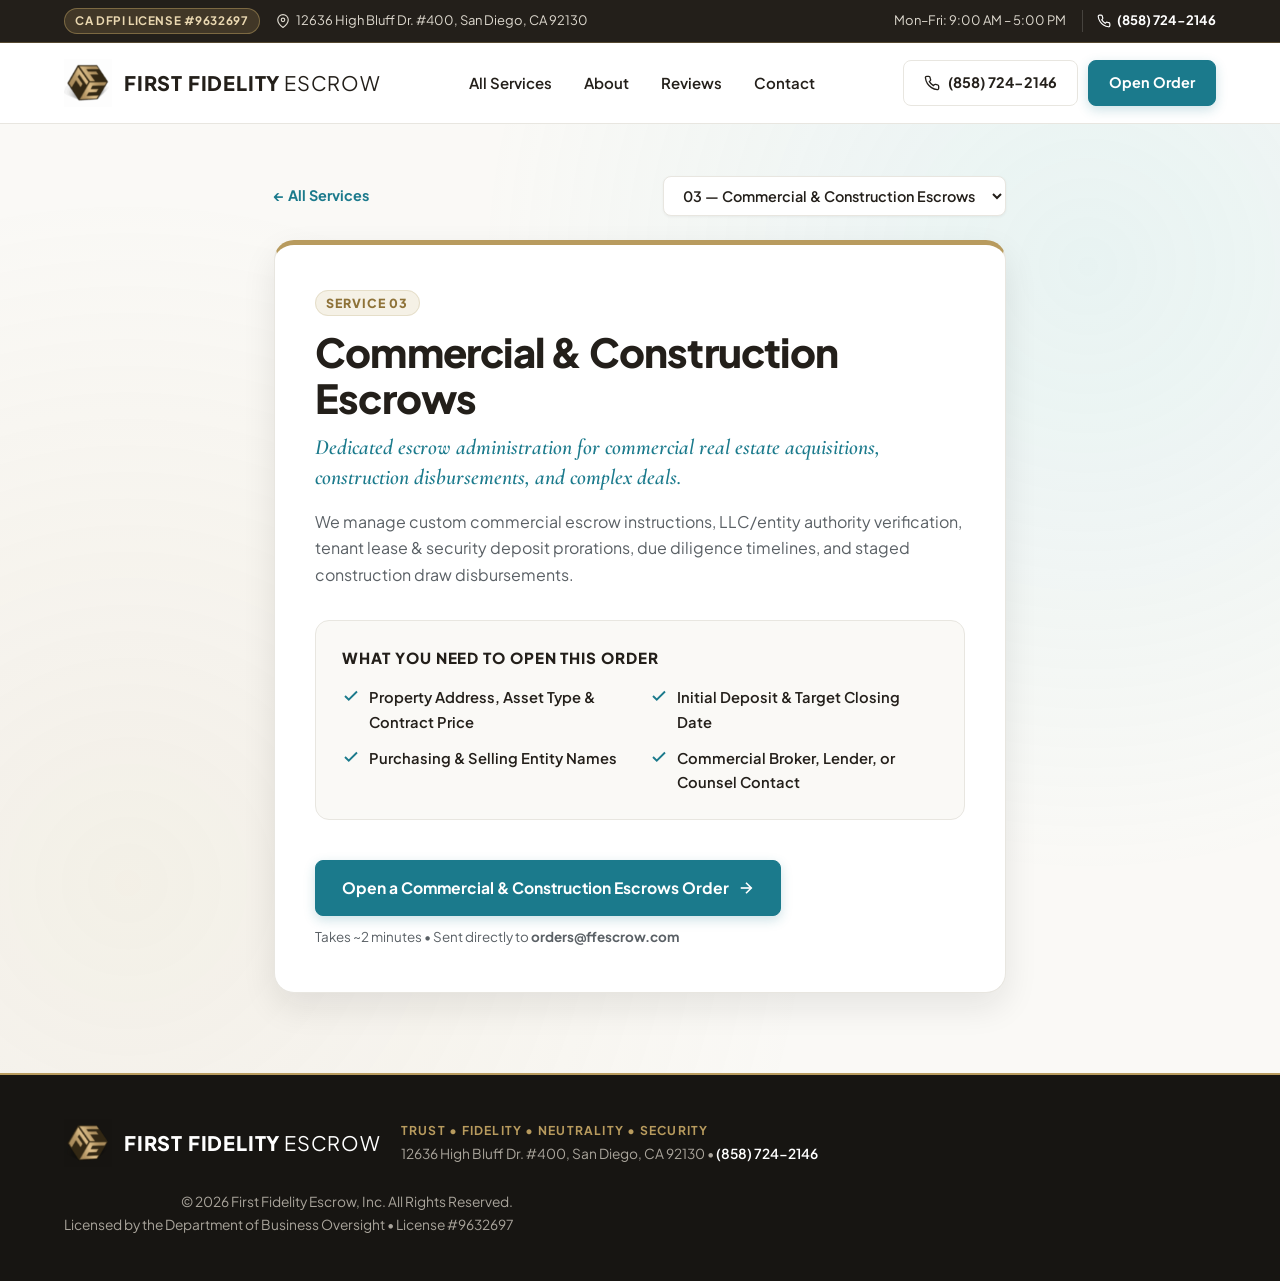
<file: commercial-construction.html>
<!DOCTYPE html>
<html lang="en">
<head>
  <meta charset="UTF-8" />
  <meta name="viewport" content="width=device-width, initial-scale=1.0" />
  <title>03. Commercial & Construction Escrows | First Fidelity Escrow, Inc. — San Diego, CA</title>
  <meta name="description" content="Dedicated escrow administration for commercial real estate acquisitions, construction disbursements, and complex deals. Open a Commercial & Construction Escrows escrow order online with First Fidelity Escrow." />
  <link rel="icon" type="image/png" href="images/favicon.png" />
  <link rel="preconnect" href="https://fonts.googleapis.com" />
  <link rel="preconnect" href="https://fonts.gstatic.com" crossorigin />
  <link href="https://fonts.googleapis.com/css2?family=Cormorant+Garamond:ital,wght@0,600;0,700;1,600&family=Plus+Jakarta+Sans:wght@400;500;600;700;800&display=swap" rel="stylesheet" />
  <link rel="stylesheet" href="styles.css" />
</head>
<body>
  <!-- Top Utility Bar -->
  <div class="utility-bar">
    <div class="container utility-inner">
      <div class="utility-left">
        <span class="pill-license">CA DFPI License #9632697</span>
        <span class="utility-address">
          <svg width="14" height="14" viewBox="0 0 24 24" fill="none" stroke="currentColor" stroke-width="2" aria-hidden="true"><path d="M21 10c0 7-9 13-9 13s-9-6-9-13a9 9 0 0 1 18 0z"/><circle cx="12" cy="10" r="3"/></svg>
          12636 High Bluff Dr. #400, San Diego, CA 92130
        </span>
      </div>
      <div class="utility-right">
        <span class="utility-hours">Mon–Fri: 9:00 AM – 5:00 PM</span>
        <a href="tel:8587242146" class="utility-phone">
          <svg width="14" height="14" viewBox="0 0 24 24" fill="none" stroke="currentColor" stroke-width="2" aria-hidden="true"><path d="M22 16.92v3a2 2 0 0 1-2.18 2 19.79 19.79 0 0 1-8.63-3.07 19.5 19.5 0 0 1-6-6 19.79 19.79 0 0 1-3.07-8.67A2 2 0 0 1 4.11 2h3a2 2 0 0 1 2 1.72 12.84 12.84 0 0 0 .7 2.81 2 2 0 0 1-.45 2.11L8.09 9.91a16 16 0 0 0 6 6l1.27-1.27a2 2 0 0 1 2.11-.45 12.84 12.84 0 0 0 2.81.7A2 2 0 0 1 22 16.92z"/></svg>
          (858) 724-2146
        </a>
      </div>
    </div>
  </div>

  <!-- Sticky Header -->
  <header class="site-header" id="top">
    <div class="container header-inner">
      <a href="index.html" class="brand-logo" aria-label="First Fidelity Escrow Home">
        <img src="images/favicon.png" alt="First Fidelity Escrow Icon" class="brand-cube-icon" />
        <span class="brand-wordmark"><strong>FIRST FIDELITY</strong> ESCROW</span>
      </a>

      <nav class="main-nav" aria-label="Primary Navigation">
        <a href="index.html#services">All Services</a>
        <a href="index.html#about">About</a>
        <a href="index.html#reviews">Reviews</a>
        <a href="index.html#contact">Contact</a>
      </nav>

      <div class="header-actions">
        <a href="tel:8587242146" class="btn btn-ghost">
          <svg width="16" height="16" viewBox="0 0 24 24" fill="none" stroke="currentColor" stroke-width="2" aria-hidden="true"><path d="M22 16.92v3a2 2 0 0 1-2.18 2 19.79 19.79 0 0 1-8.63-3.07 19.5 19.5 0 0 1-6-6 19.79 19.79 0 0 1-3.07-8.67A2 2 0 0 1 4.11 2h3a2 2 0 0 1 2 1.72 12.84 12.84 0 0 0 .7 2.81 2 2 0 0 1-.45 2.11L8.09 9.91a16 16 0 0 0 6 6l1.27-1.27a2 2 0 0 1 2.11-.45 12.84 12.84 0 0 0 2.81.7A2 2 0 0 1 22 16.92z"/></svg>
          <span>(858) 724-2146</span>
        </a>
        <a href="open-escrow.html?type=commercial-construction" class="btn btn-primary">Open Order</a>

        <button type="button" class="menu-toggle" id="menuToggle" aria-label="Toggle navigation menu" aria-expanded="false" aria-controls="mobileDrawer">
          <span class="hamburger-bar"></span>
          <span class="hamburger-bar"></span>
          <span class="hamburger-bar"></span>
        </button>
      </div>
    </div>

    <!-- Mobile Drawer -->
    <div class="mobile-drawer" id="mobileDrawer" hidden>
      <div class="container mobile-drawer-inner">
        <nav class="mobile-nav" aria-label="Mobile Navigation">
          <a href="index.html" class="mobile-link">&larr; Back to Home</a>
          <a href="open-escrow.html?type=commercial-construction" class="mobile-link">Open Escrow Order</a>
          <a href="residential-purchase.html" class="mobile-link">01. Residential Purchase &amp; Resale</a>
          <a href="refinance-reverse.html" class="mobile-link">02. Refinance &amp; Reverse Mortgages</a>
          <a href="commercial-construction.html" class="mobile-link">03. Commercial &amp; Construction</a>
          <a href="1031-exchange.html" class="mobile-link">04. 1031 Tax-Deferred Exchanges</a>
          <a href="fsbo.html" class="mobile-link">05. For Sale By Owner (FSBO)</a>
          <a href="short-sales-carryback.html" class="mobile-link">06. Short Sales &amp; Seller Carry-Backs</a>
        </nav>
      </div>
    </div>
  </header>

  <!-- Simple, Focused Service Page Content -->
  <main class="simple-service-page">
    <div class="container simple-service-container">
      <div class="simple-service-topbar">
        <a href="index.html#services" class="back-link">&larr; All Services</a>
        <div class="service-dropdown-nav">
          <label for="pageSwitcher" class="sr-only">Switch Service Type</label>
          <select id="pageSwitcher" aria-label="Switch Service Type" onchange="if(this.value) window.location.href=this.value;">
            <option value="residential-purchase.html" >01 — Residential Purchase & Resale</option>
            <option value="refinance-reverse.html" >02 — Refinance & Reverse Mortgages</option>
            <option value="commercial-construction.html" selected>03 — Commercial & Construction Escrows</option>
            <option value="1031-exchange.html" >04 — 1031 Tax-Deferred Exchanges</option>
            <option value="fsbo.html" >05 — For Sale By Owner (FSBO)</option>
            <option value="short-sales-carryback.html" >06 — Short Sales & Seller Carry-Backs</option>
          </select>
        </div>
      </div>

      <article class="simple-service-card">
        <span class="service-num-badge">SERVICE 03</span>
        <h1>Commercial & Construction Escrows</h1>
        <p class="simple-service-summary">Dedicated escrow administration for commercial real estate acquisitions, construction disbursements, and complex deals.</p>
        <p class="simple-service-desc">We manage custom commercial escrow instructions, LLC/entity authority verification, tenant lease & security deposit prorations, due diligence timelines, and staged construction draw disbursements.</p>

        <div class="simple-essentials-box">
          <h2>What You Need to Open This Order</h2>
          <ul class="simple-essentials-list">
          <li>
            <svg width="18" height="18" viewBox="0 0 24 24" fill="none" stroke="currentColor" stroke-width="2.5" aria-hidden="true"><polyline points="20 6 9 17 4 12"/></svg>
            <span>Property Address, Asset Type & Contract Price</span>
          </li>
          <li>
            <svg width="18" height="18" viewBox="0 0 24 24" fill="none" stroke="currentColor" stroke-width="2.5" aria-hidden="true"><polyline points="20 6 9 17 4 12"/></svg>
            <span>Initial Deposit & Target Closing Date</span>
          </li>
          <li>
            <svg width="18" height="18" viewBox="0 0 24 24" fill="none" stroke="currentColor" stroke-width="2.5" aria-hidden="true"><polyline points="20 6 9 17 4 12"/></svg>
            <span>Purchasing & Selling Entity Names</span>
          </li>
          <li>
            <svg width="18" height="18" viewBox="0 0 24 24" fill="none" stroke="currentColor" stroke-width="2.5" aria-hidden="true"><polyline points="20 6 9 17 4 12"/></svg>
            <span>Commercial Broker, Lender, or Counsel Contact</span>
          </li>
          </ul>
        </div>

        <div class="simple-service-cta">
          <a href="open-escrow.html?type=commercial-construction" class="btn btn-primary btn-lg">
            <span>Open a Commercial & Construction Escrows Order</span>
            <svg width="18" height="18" viewBox="0 0 24 24" fill="none" stroke="currentColor" stroke-width="2.2"><line x1="5" y1="12" x2="19" y2="12"/><polyline points="12 5 19 12 12 19"/></svg>
          </a>
          <span class="simple-cta-note">Takes ~2 minutes &bull; Sent directly to <strong>orders@ffescrow.com</strong></span>
        </div>
      </article>
    </div>
  </main>

  <!-- Footer -->
  <footer class="site-footer">
    <div class="container footer-inner">
      <div class="footer-brand">
        <a href="index.html" class="brand-logo brand-logo-footer" aria-label="First Fidelity Escrow Home">
          <img src="images/favicon.png" alt="First Fidelity Escrow Icon" class="brand-cube-icon" />
          <span class="brand-wordmark"><strong>FIRST FIDELITY</strong> ESCROW</span>
        </a>
        <div>
          <p class="footer-motto">TRUST &bull; FIDELITY &bull; NEUTRALITY &bull; SECURITY</p>
          <p class="footer-contact">12636 High Bluff Dr. #400, San Diego, CA 92130 &bull; <a href="tel:8587242146">(858) 724-2146</a></p>
        </div>
      </div>

      <div class="footer-legal">
        <p>&copy; 2026 First Fidelity Escrow, Inc. All Rights Reserved.</p>
        <p>Licensed by the Department of Business Oversight &bull; License #9632697</p>
      </div>
    </div>
  </footer>

  <!-- Sticky Mobile Bottom Action Bar -->
  <div class="mobile-action-bar" aria-label="Quick Mobile Actions">
    <a href="tel:8587242146" class="mobile-action-btn mobile-action-call">
      <svg width="16" height="16" viewBox="0 0 24 24" fill="none" stroke="currentColor" stroke-width="2.2" aria-hidden="true"><path d="M22 16.92v3a2 2 0 0 1-2.18 2 19.79 19.79 0 0 1-8.63-3.07 19.5 19.5 0 0 1-6-6 19.79 19.79 0 0 1-3.07-8.67A2 2 0 0 1 4.11 2h3a2 2 0 0 1 2 1.72 12.84 12.84 0 0 0 .7 2.81 2 2 0 0 1-.45 2.11L8.09 9.91a16 16 0 0 0 6 6l1.27-1.27a2 2 0 0 1 2.11-.45 12.84 12.84 0 0 0 2.81.7A2 2 0 0 1 22 16.92z"/></svg>
      <span>Call Office</span>
    </a>
    <a href="open-escrow.html?type=commercial-construction" class="mobile-action-btn mobile-action-primary">
      <span>Open Order</span>
    </a>
  </div>

  <script>
    const menuToggle = document.getElementById('menuToggle');
    const mobileDrawer = document.getElementById('mobileDrawer');
    const mobileLinks = document.querySelectorAll('.mobile-link');

    function closeMenu() {
      menuToggle.setAttribute('aria-expanded', 'false');
      menuToggle.classList.remove('is-active');
      mobileDrawer.hidden = true;
    }

    menuToggle.addEventListener('click', function () {
      const expanded = menuToggle.getAttribute('aria-expanded') === 'true';
      if (expanded) {
        closeMenu();
      } else {
        menuToggle.setAttribute('aria-expanded', 'true');
        menuToggle.classList.add('is-active');
        mobileDrawer.hidden = false;
      }
    });

    mobileLinks.forEach(function (link) {
      link.addEventListener('click', closeMenu);
    });
  </script>
</body>
</html>
</file>
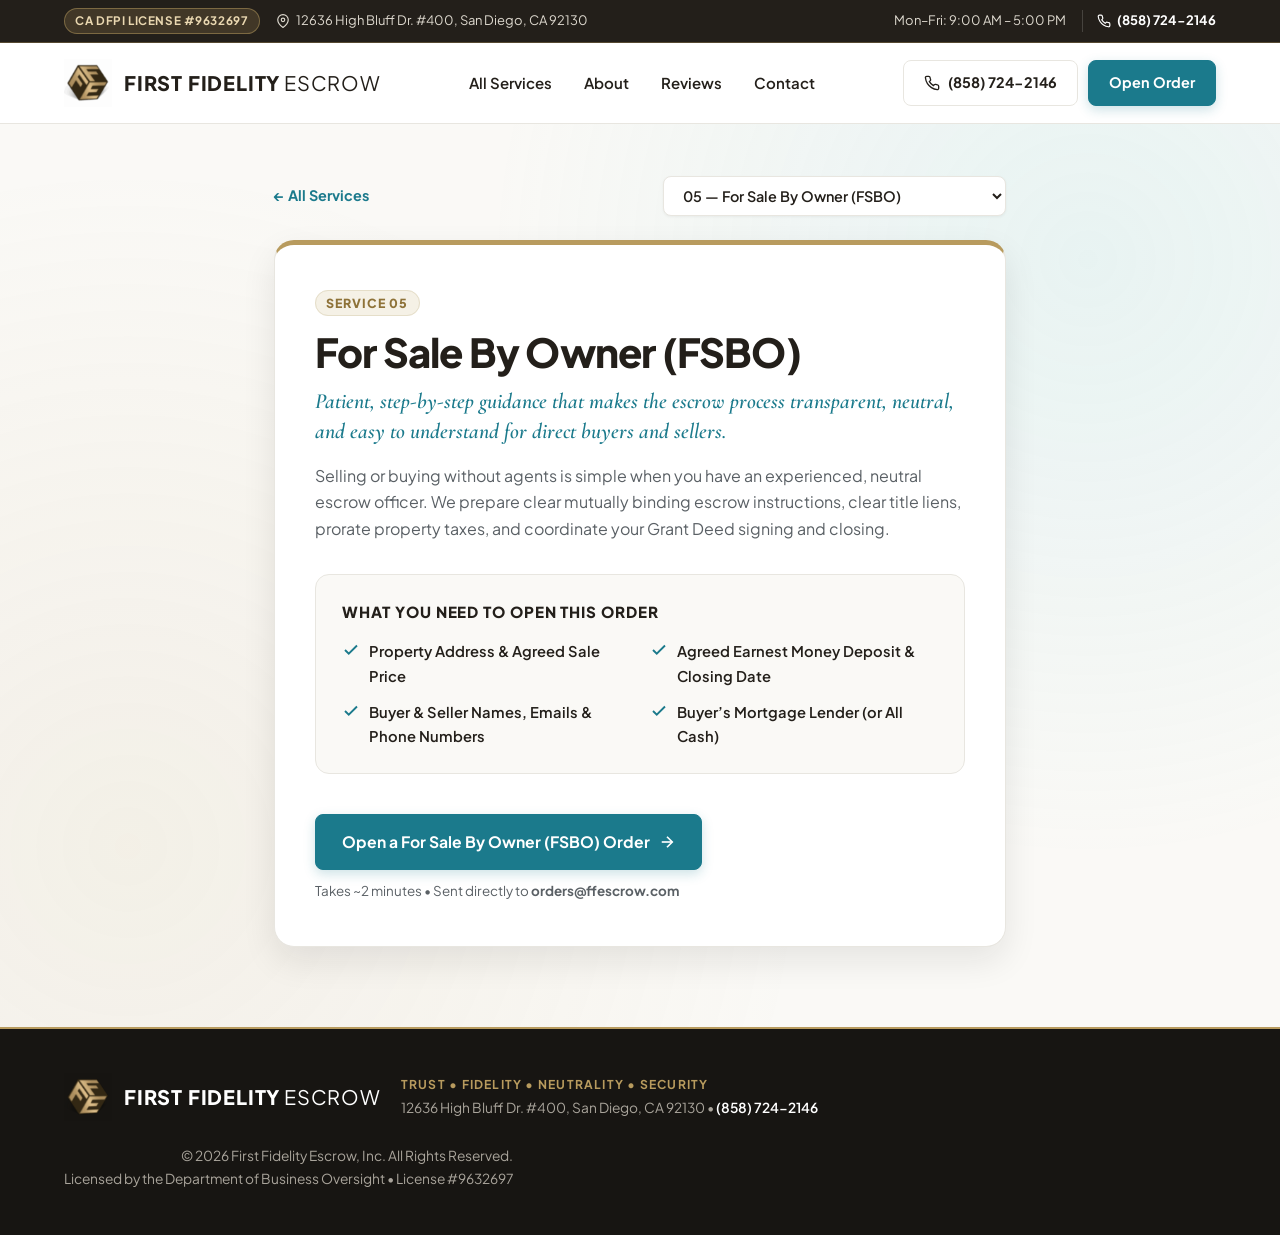
<file: fsbo.html>
<!DOCTYPE html>
<html lang="en">
<head>
  <meta charset="UTF-8" />
  <meta name="viewport" content="width=device-width, initial-scale=1.0" />
  <title>05. For Sale By Owner (FSBO) | First Fidelity Escrow, Inc. — San Diego, CA</title>
  <meta name="description" content="Patient, step-by-step guidance that makes the escrow process transparent, neutral, and easy to understand for direct buyers and sellers. Open a For Sale By Owner (FSBO) escrow order online with First Fidelity Escrow." />
  <link rel="icon" type="image/png" href="images/favicon.png" />
  <link rel="preconnect" href="https://fonts.googleapis.com" />
  <link rel="preconnect" href="https://fonts.gstatic.com" crossorigin />
  <link href="https://fonts.googleapis.com/css2?family=Cormorant+Garamond:ital,wght@0,600;0,700;1,600&family=Plus+Jakarta+Sans:wght@400;500;600;700;800&display=swap" rel="stylesheet" />
  <link rel="stylesheet" href="styles.css" />
</head>
<body>
  <!-- Top Utility Bar -->
  <div class="utility-bar">
    <div class="container utility-inner">
      <div class="utility-left">
        <span class="pill-license">CA DFPI License #9632697</span>
        <span class="utility-address">
          <svg width="14" height="14" viewBox="0 0 24 24" fill="none" stroke="currentColor" stroke-width="2" aria-hidden="true"><path d="M21 10c0 7-9 13-9 13s-9-6-9-13a9 9 0 0 1 18 0z"/><circle cx="12" cy="10" r="3"/></svg>
          12636 High Bluff Dr. #400, San Diego, CA 92130
        </span>
      </div>
      <div class="utility-right">
        <span class="utility-hours">Mon–Fri: 9:00 AM – 5:00 PM</span>
        <a href="tel:8587242146" class="utility-phone">
          <svg width="14" height="14" viewBox="0 0 24 24" fill="none" stroke="currentColor" stroke-width="2" aria-hidden="true"><path d="M22 16.92v3a2 2 0 0 1-2.18 2 19.79 19.79 0 0 1-8.63-3.07 19.5 19.5 0 0 1-6-6 19.79 19.79 0 0 1-3.07-8.67A2 2 0 0 1 4.11 2h3a2 2 0 0 1 2 1.72 12.84 12.84 0 0 0 .7 2.81 2 2 0 0 1-.45 2.11L8.09 9.91a16 16 0 0 0 6 6l1.27-1.27a2 2 0 0 1 2.11-.45 12.84 12.84 0 0 0 2.81.7A2 2 0 0 1 22 16.92z"/></svg>
          (858) 724-2146
        </a>
      </div>
    </div>
  </div>

  <!-- Sticky Header -->
  <header class="site-header" id="top">
    <div class="container header-inner">
      <a href="index.html" class="brand-logo" aria-label="First Fidelity Escrow Home">
        <img src="images/favicon.png" alt="First Fidelity Escrow Icon" class="brand-cube-icon" />
        <span class="brand-wordmark"><strong>FIRST FIDELITY</strong> ESCROW</span>
      </a>

      <nav class="main-nav" aria-label="Primary Navigation">
        <a href="index.html#services">All Services</a>
        <a href="index.html#about">About</a>
        <a href="index.html#reviews">Reviews</a>
        <a href="index.html#contact">Contact</a>
      </nav>

      <div class="header-actions">
        <a href="tel:8587242146" class="btn btn-ghost">
          <svg width="16" height="16" viewBox="0 0 24 24" fill="none" stroke="currentColor" stroke-width="2" aria-hidden="true"><path d="M22 16.92v3a2 2 0 0 1-2.18 2 19.79 19.79 0 0 1-8.63-3.07 19.5 19.5 0 0 1-6-6 19.79 19.79 0 0 1-3.07-8.67A2 2 0 0 1 4.11 2h3a2 2 0 0 1 2 1.72 12.84 12.84 0 0 0 .7 2.81 2 2 0 0 1-.45 2.11L8.09 9.91a16 16 0 0 0 6 6l1.27-1.27a2 2 0 0 1 2.11-.45 12.84 12.84 0 0 0 2.81.7A2 2 0 0 1 22 16.92z"/></svg>
          <span>(858) 724-2146</span>
        </a>
        <a href="open-escrow.html?type=fsbo" class="btn btn-primary">Open Order</a>

        <button type="button" class="menu-toggle" id="menuToggle" aria-label="Toggle navigation menu" aria-expanded="false" aria-controls="mobileDrawer">
          <span class="hamburger-bar"></span>
          <span class="hamburger-bar"></span>
          <span class="hamburger-bar"></span>
        </button>
      </div>
    </div>

    <!-- Mobile Drawer -->
    <div class="mobile-drawer" id="mobileDrawer" hidden>
      <div class="container mobile-drawer-inner">
        <nav class="mobile-nav" aria-label="Mobile Navigation">
          <a href="index.html" class="mobile-link">&larr; Back to Home</a>
          <a href="open-escrow.html?type=fsbo" class="mobile-link">Open Escrow Order</a>
          <a href="residential-purchase.html" class="mobile-link">01. Residential Purchase &amp; Resale</a>
          <a href="refinance-reverse.html" class="mobile-link">02. Refinance &amp; Reverse Mortgages</a>
          <a href="commercial-construction.html" class="mobile-link">03. Commercial &amp; Construction</a>
          <a href="1031-exchange.html" class="mobile-link">04. 1031 Tax-Deferred Exchanges</a>
          <a href="fsbo.html" class="mobile-link">05. For Sale By Owner (FSBO)</a>
          <a href="short-sales-carryback.html" class="mobile-link">06. Short Sales &amp; Seller Carry-Backs</a>
        </nav>
      </div>
    </div>
  </header>

  <!-- Simple, Focused Service Page Content -->
  <main class="simple-service-page">
    <div class="container simple-service-container">
      <div class="simple-service-topbar">
        <a href="index.html#services" class="back-link">&larr; All Services</a>
        <div class="service-dropdown-nav">
          <label for="pageSwitcher" class="sr-only">Switch Service Type</label>
          <select id="pageSwitcher" aria-label="Switch Service Type" onchange="if(this.value) window.location.href=this.value;">
            <option value="residential-purchase.html" >01 — Residential Purchase & Resale</option>
            <option value="refinance-reverse.html" >02 — Refinance & Reverse Mortgages</option>
            <option value="commercial-construction.html" >03 — Commercial & Construction Escrows</option>
            <option value="1031-exchange.html" >04 — 1031 Tax-Deferred Exchanges</option>
            <option value="fsbo.html" selected>05 — For Sale By Owner (FSBO)</option>
            <option value="short-sales-carryback.html" >06 — Short Sales & Seller Carry-Backs</option>
          </select>
        </div>
      </div>

      <article class="simple-service-card">
        <span class="service-num-badge">SERVICE 05</span>
        <h1>For Sale By Owner (FSBO)</h1>
        <p class="simple-service-summary">Patient, step-by-step guidance that makes the escrow process transparent, neutral, and easy to understand for direct buyers and sellers.</p>
        <p class="simple-service-desc">Selling or buying without agents is simple when you have an experienced, neutral escrow officer. We prepare clear mutually binding escrow instructions, clear title liens, prorate property taxes, and coordinate your Grant Deed signing and closing.</p>

        <div class="simple-essentials-box">
          <h2>What You Need to Open This Order</h2>
          <ul class="simple-essentials-list">
          <li>
            <svg width="18" height="18" viewBox="0 0 24 24" fill="none" stroke="currentColor" stroke-width="2.5" aria-hidden="true"><polyline points="20 6 9 17 4 12"/></svg>
            <span>Property Address & Agreed Sale Price</span>
          </li>
          <li>
            <svg width="18" height="18" viewBox="0 0 24 24" fill="none" stroke="currentColor" stroke-width="2.5" aria-hidden="true"><polyline points="20 6 9 17 4 12"/></svg>
            <span>Agreed Earnest Money Deposit & Closing Date</span>
          </li>
          <li>
            <svg width="18" height="18" viewBox="0 0 24 24" fill="none" stroke="currentColor" stroke-width="2.5" aria-hidden="true"><polyline points="20 6 9 17 4 12"/></svg>
            <span>Buyer & Seller Names, Emails & Phone Numbers</span>
          </li>
          <li>
            <svg width="18" height="18" viewBox="0 0 24 24" fill="none" stroke="currentColor" stroke-width="2.5" aria-hidden="true"><polyline points="20 6 9 17 4 12"/></svg>
            <span>Buyer’s Mortgage Lender (or All Cash)</span>
          </li>
          </ul>
        </div>

        <div class="simple-service-cta">
          <a href="open-escrow.html?type=fsbo" class="btn btn-primary btn-lg">
            <span>Open a For Sale By Owner (FSBO) Order</span>
            <svg width="18" height="18" viewBox="0 0 24 24" fill="none" stroke="currentColor" stroke-width="2.2"><line x1="5" y1="12" x2="19" y2="12"/><polyline points="12 5 19 12 12 19"/></svg>
          </a>
          <span class="simple-cta-note">Takes ~2 minutes &bull; Sent directly to <strong>orders@ffescrow.com</strong></span>
        </div>
      </article>
    </div>
  </main>

  <!-- Footer -->
  <footer class="site-footer">
    <div class="container footer-inner">
      <div class="footer-brand">
        <a href="index.html" class="brand-logo brand-logo-footer" aria-label="First Fidelity Escrow Home">
          <img src="images/favicon.png" alt="First Fidelity Escrow Icon" class="brand-cube-icon" />
          <span class="brand-wordmark"><strong>FIRST FIDELITY</strong> ESCROW</span>
        </a>
        <div>
          <p class="footer-motto">TRUST &bull; FIDELITY &bull; NEUTRALITY &bull; SECURITY</p>
          <p class="footer-contact">12636 High Bluff Dr. #400, San Diego, CA 92130 &bull; <a href="tel:8587242146">(858) 724-2146</a></p>
        </div>
      </div>

      <div class="footer-legal">
        <p>&copy; 2026 First Fidelity Escrow, Inc. All Rights Reserved.</p>
        <p>Licensed by the Department of Business Oversight &bull; License #9632697</p>
      </div>
    </div>
  </footer>

  <!-- Sticky Mobile Bottom Action Bar -->
  <div class="mobile-action-bar" aria-label="Quick Mobile Actions">
    <a href="tel:8587242146" class="mobile-action-btn mobile-action-call">
      <svg width="16" height="16" viewBox="0 0 24 24" fill="none" stroke="currentColor" stroke-width="2.2" aria-hidden="true"><path d="M22 16.92v3a2 2 0 0 1-2.18 2 19.79 19.79 0 0 1-8.63-3.07 19.5 19.5 0 0 1-6-6 19.79 19.79 0 0 1-3.07-8.67A2 2 0 0 1 4.11 2h3a2 2 0 0 1 2 1.72 12.84 12.84 0 0 0 .7 2.81 2 2 0 0 1-.45 2.11L8.09 9.91a16 16 0 0 0 6 6l1.27-1.27a2 2 0 0 1 2.11-.45 12.84 12.84 0 0 0 2.81.7A2 2 0 0 1 22 16.92z"/></svg>
      <span>Call Office</span>
    </a>
    <a href="open-escrow.html?type=fsbo" class="mobile-action-btn mobile-action-primary">
      <span>Open Order</span>
    </a>
  </div>

  <script>
    const menuToggle = document.getElementById('menuToggle');
    const mobileDrawer = document.getElementById('mobileDrawer');
    const mobileLinks = document.querySelectorAll('.mobile-link');

    function closeMenu() {
      menuToggle.setAttribute('aria-expanded', 'false');
      menuToggle.classList.remove('is-active');
      mobileDrawer.hidden = true;
    }

    menuToggle.addEventListener('click', function () {
      const expanded = menuToggle.getAttribute('aria-expanded') === 'true';
      if (expanded) {
        closeMenu();
      } else {
        menuToggle.setAttribute('aria-expanded', 'true');
        menuToggle.classList.add('is-active');
        mobileDrawer.hidden = false;
      }
    });

    mobileLinks.forEach(function (link) {
      link.addEventListener('click', closeMenu);
    });
  </script>
</body>
</html>
</file>
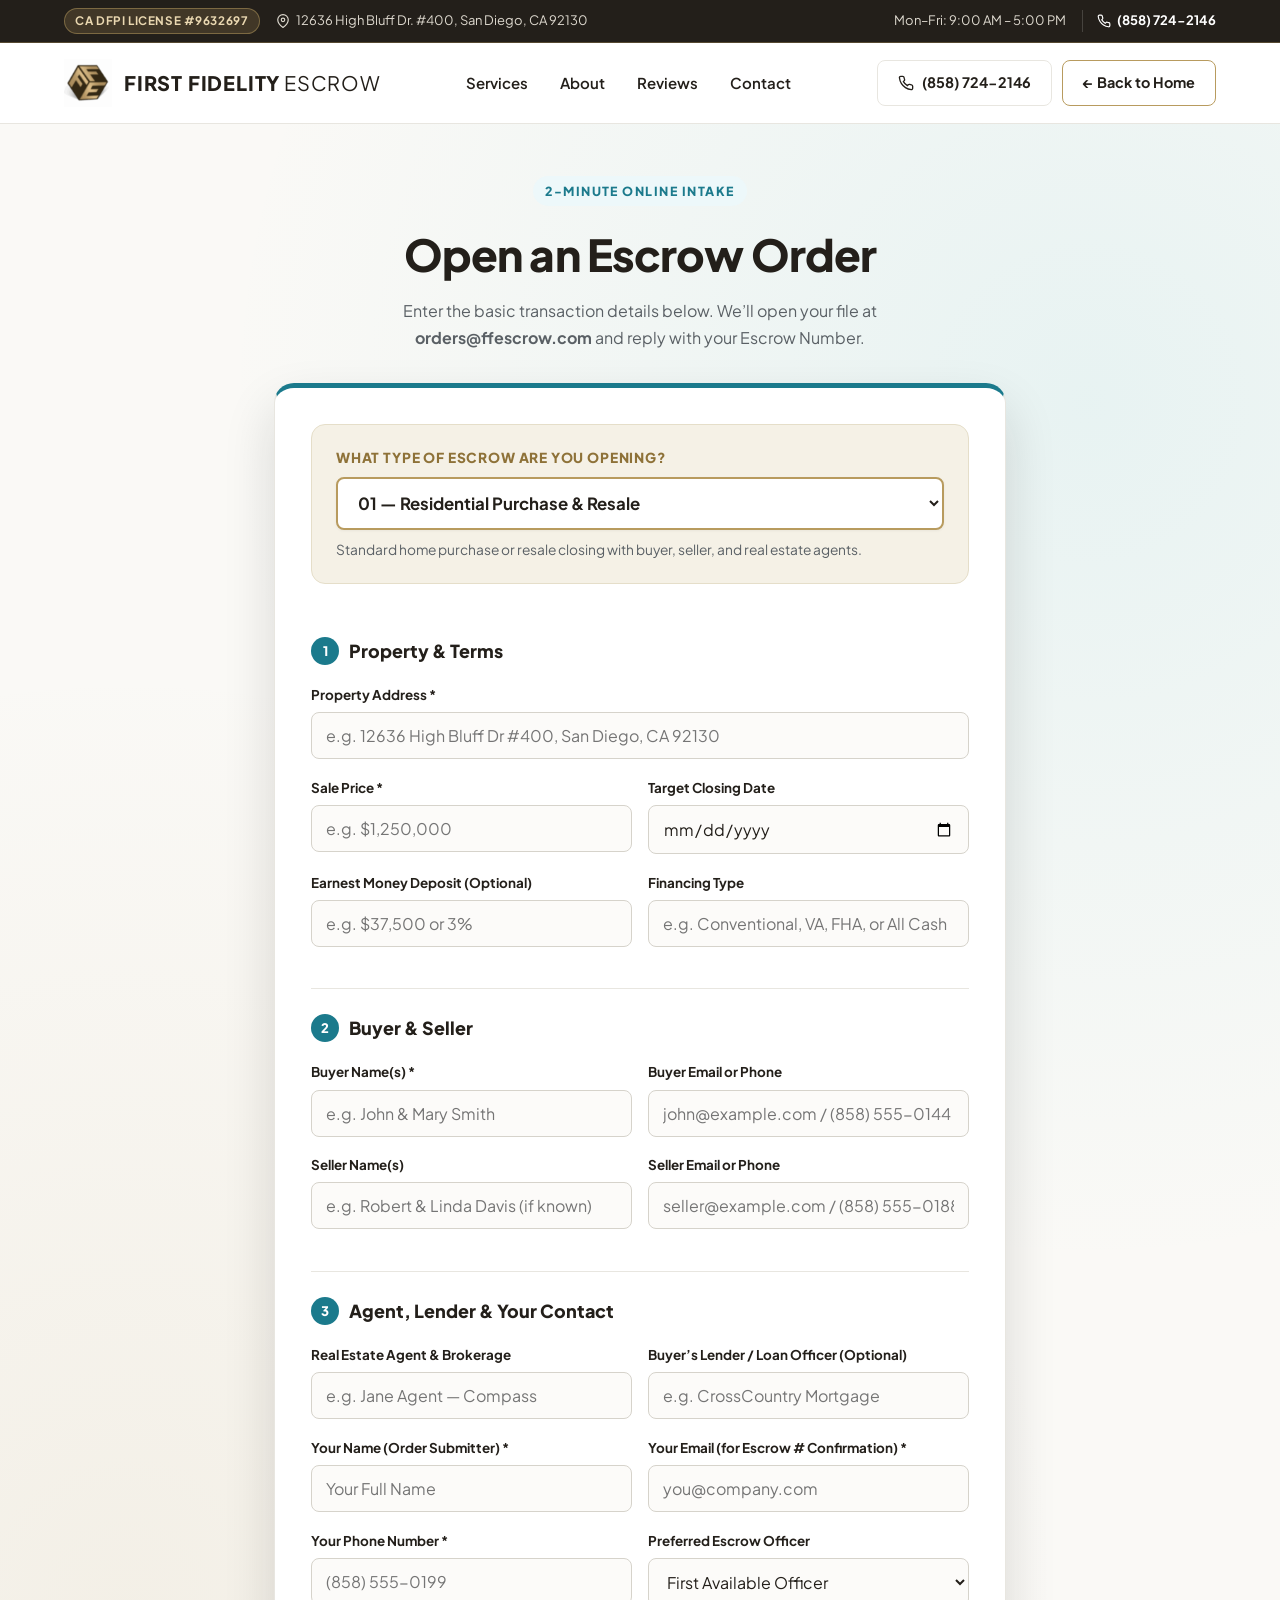
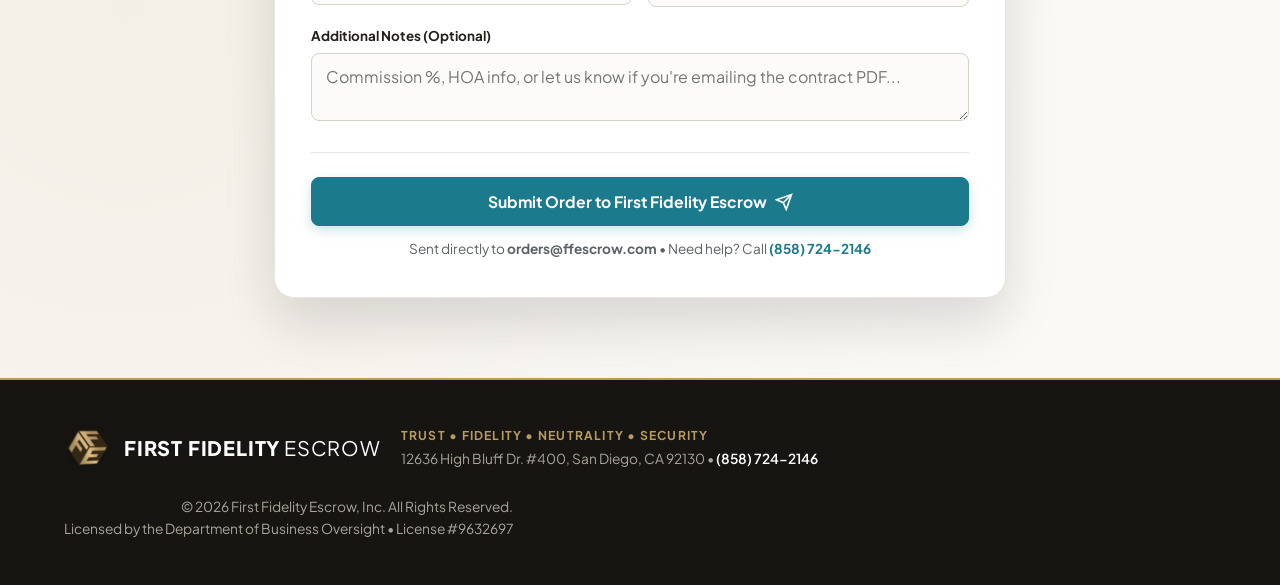
<file: open-escrow.html>
<!DOCTYPE html>
<html lang="en">
<head>
  <meta charset="UTF-8" />
  <meta name="viewport" content="width=device-width, initial-scale=1.0" />
  <title>Open an Escrow Order | First Fidelity Escrow, Inc. — San Diego, CA</title>
  <meta name="description" content="Open a new escrow order online with First Fidelity Escrow, Inc. Simple, streamlined order intake sent directly to orders@ffescrow.com." />
  <link rel="icon" type="image/png" href="images/favicon.png" />
  <link rel="preconnect" href="https://fonts.googleapis.com" />
  <link rel="preconnect" href="https://fonts.gstatic.com" crossorigin />
  <link href="https://fonts.googleapis.com/css2?family=Cormorant+Garamond:ital,wght@0,600;0,700;1,600&family=Plus+Jakarta+Sans:wght@400;500;600;700;800&display=swap" rel="stylesheet" />
  <link rel="stylesheet" href="styles.css" />
</head>
<body>
  <!-- Top Utility Bar -->
  <div class="utility-bar">
    <div class="container utility-inner">
      <div class="utility-left">
        <span class="pill-license">CA DFPI License #9632697</span>
        <span class="utility-address">
          <svg width="14" height="14" viewBox="0 0 24 24" fill="none" stroke="currentColor" stroke-width="2" aria-hidden="true"><path d="M21 10c0 7-9 13-9 13s-9-6-9-13a9 9 0 0 1 18 0z"/><circle cx="12" cy="10" r="3"/></svg>
          12636 High Bluff Dr. #400, San Diego, CA 92130
        </span>
      </div>
      <div class="utility-right">
        <span class="utility-hours">Mon–Fri: 9:00 AM – 5:00 PM</span>
        <a href="tel:8587242146" class="utility-phone">
          <svg width="14" height="14" viewBox="0 0 24 24" fill="none" stroke="currentColor" stroke-width="2" aria-hidden="true"><path d="M22 16.92v3a2 2 0 0 1-2.18 2 19.79 19.79 0 0 1-8.63-3.07 19.5 19.5 0 0 1-6-6 19.79 19.79 0 0 1-3.07-8.67A2 2 0 0 1 4.11 2h3a2 2 0 0 1 2 1.72 12.84 12.84 0 0 0 .7 2.81 2 2 0 0 1-.45 2.11L8.09 9.91a16 16 0 0 0 6 6l1.27-1.27a2 2 0 0 1 2.11-.45 12.84 12.84 0 0 0 2.81.7A2 2 0 0 1 22 16.92z"/></svg>
          (858) 724-2146
        </a>
      </div>
    </div>
  </div>

  <!-- Header -->
  <header class="site-header" id="top">
    <div class="container header-inner">
      <a href="index.html" class="brand-logo" aria-label="First Fidelity Escrow Home">
        <img src="images/favicon.png" alt="First Fidelity Escrow Icon" class="brand-cube-icon" />
        <span class="brand-wordmark"><strong>FIRST FIDELITY</strong> ESCROW</span>
      </a>

      <nav class="main-nav" aria-label="Primary Navigation">
        <a href="index.html#services">Services</a>
        <a href="index.html#about">About</a>
        <a href="index.html#reviews">Reviews</a>
        <a href="index.html#contact">Contact</a>
      </nav>

      <div class="header-actions">
        <a href="tel:8587242146" class="btn btn-ghost">
          <svg width="16" height="16" viewBox="0 0 24 24" fill="none" stroke="currentColor" stroke-width="2" aria-hidden="true"><path d="M22 16.92v3a2 2 0 0 1-2.18 2 19.79 19.79 0 0 1-8.63-3.07 19.5 19.5 0 0 1-6-6 19.79 19.79 0 0 1-3.07-8.67A2 2 0 0 1 4.11 2h3a2 2 0 0 1 2 1.72 12.84 12.84 0 0 0 .7 2.81 2 2 0 0 1-.45 2.11L8.09 9.91a16 16 0 0 0 6 6l1.27-1.27a2 2 0 0 1 2.11-.45 12.84 12.84 0 0 0 2.81.7A2 2 0 0 1 22 16.92z"/></svg>
          <span>(858) 724-2146</span>
        </a>
        <a href="index.html" class="btn btn-outline">&larr; Back to Home</a>

        <button type="button" class="menu-toggle" id="menuToggle" aria-label="Toggle navigation menu" aria-expanded="false" aria-controls="mobileDrawer">
          <span class="hamburger-bar"></span>
          <span class="hamburger-bar"></span>
          <span class="hamburger-bar"></span>
        </button>
      </div>
    </div>

    <!-- Mobile Drawer -->
    <div class="mobile-drawer" id="mobileDrawer" hidden>
      <div class="container mobile-drawer-inner">
        <nav class="mobile-nav" aria-label="Mobile Navigation">
          <a href="index.html" class="mobile-link">&larr; Back to Home</a>
          <a href="residential-purchase.html" class="mobile-link">01. Residential Purchase &amp; Resale</a>
          <a href="refinance-reverse.html" class="mobile-link">02. Refinance &amp; Reverse Mortgages</a>
          <a href="commercial-construction.html" class="mobile-link">03. Commercial &amp; Construction</a>
          <a href="1031-exchange.html" class="mobile-link">04. 1031 Tax-Deferred Exchanges</a>
          <a href="fsbo.html" class="mobile-link">05. For Sale By Owner (FSBO)</a>
          <a href="short-sales-carryback.html" class="mobile-link">06. Short Sales &amp; Seller Carry-Backs</a>
        </nav>
        <div class="mobile-drawer-cta">
          <a href="tel:8587242146" class="btn btn-outline btn-block">Call (858) 724-2146</a>
        </div>
      </div>
    </div>
  </header>

  <!-- Main Open Escrow Form Section -->
  <main class="open-escrow-page">
    <div class="container narrow-form-container">
      <div class="open-page-header">
        <span class="eyebrow">2-Minute Online Intake</span>
        <h1>Open an Escrow Order</h1>
        <p>Enter the basic transaction details below. We’ll open your file at <strong>orders@ffescrow.com</strong> and reply with your Escrow Number.</p>
      </div>

      <div class="clean-order-card">
        <form id="escrowOrderForm" class="clean-order-form">
          <!-- Dropdown Selector for Escrow Type -->
          <div class="type-dropdown-banner">
            <label for="txTypeSelect">What type of escrow are you opening?</label>
            <div class="select-wrapper">
              <select id="txTypeSelect" name="Escrow_Type">
                <option value="residential-purchase">01 — Residential Purchase &amp; Resale</option>
                <option value="refinance-reverse">02 — Refinance &amp; Reverse Mortgage</option>
                <option value="commercial-construction">03 — Commercial &amp; Construction Escrow</option>
                <option value="1031-exchange">04 — 1031 Tax-Deferred Exchange</option>
                <option value="fsbo">05 — For Sale By Owner (FSBO)</option>
                <option value="short-sales-carryback">06 — Short Sale &amp; Seller Carry-Back</option>
              </select>
            </div>
            <p id="txTypeHelper" class="type-helper-text">Standard home purchase or resale closing with buyer, seller, and real estate agents.</p>
          </div>

          <!-- Step 1: Property & Terms -->
          <div class="clean-form-section">
            <div class="clean-section-title">
              <span class="clean-step-num">1</span>
              <h3>Property &amp; Terms</h3>
            </div>

            <div class="form-group">
              <label for="prop_address">Property Address *</label>
              <input type="text" id="prop_address" name="Property_Address" required placeholder="e.g. 12636 High Bluff Dr #400, San Diego, CA 92130" />
            </div>

            <div class="form-row">
              <div class="form-group">
                <label for="tx_price" id="labelPrice">Sale Price *</label>
                <input type="text" id="tx_price" name="Sale_Price_or_Loan_Amount" required placeholder="e.g. $1,250,000" />
              </div>
              <div class="form-group">
                <label for="tx_close_date" id="labelCloseDate">Target Closing Date</label>
                <input type="date" id="tx_close_date" name="Target_Close_Date" />
              </div>
            </div>

            <div class="form-row" id="rowDynamicTerms">
              <div class="form-group" id="groupDeposit">
                <label for="tx_deposit" id="labelDeposit">Earnest Money Deposit (Optional)</label>
                <input type="text" id="tx_deposit" name="Earnest_Money_Deposit" placeholder="e.g. $37,500 or 3%" />
              </div>
              <div class="form-group" id="groupContextField">
                <label for="tx_context" id="labelContext">Financing Type</label>
                <input type="text" id="tx_context" name="Transaction_Details" placeholder="e.g. Conventional Loan, VA, or All Cash" />
              </div>
            </div>
          </div>

          <!-- Step 2: Buyer & Seller (or Borrower / Exchanger) -->
          <div class="clean-form-section">
            <div class="clean-section-title">
              <span class="clean-step-num">2</span>
              <h3 id="headingParties">Buyer &amp; Seller</h3>
            </div>

            <div class="form-row">
              <div class="form-group">
                <label for="buyer_name" id="labelParty1Name">Buyer Name(s) *</label>
                <input type="text" id="buyer_name" name="Buyer_or_Borrower_Name" required placeholder="e.g. John &amp; Mary Smith" />
              </div>
              <div class="form-group">
                <label for="buyer_contact" id="labelParty1Contact">Buyer Email or Phone</label>
                <input type="text" id="buyer_contact" name="Buyer_or_Borrower_Contact" placeholder="john@example.com / (858) 555-0144" />
              </div>
            </div>

            <div class="form-row" id="rowParty2">
              <div class="form-group">
                <label for="seller_name" id="labelParty2Name">Seller Name(s)</label>
                <input type="text" id="seller_name" name="Seller_Name" placeholder="e.g. Robert &amp; Linda Davis (if known)" />
              </div>
              <div class="form-group">
                <label for="seller_contact" id="labelParty2Contact">Seller Email or Phone</label>
                <input type="text" id="seller_contact" name="Seller_Contact" placeholder="seller@example.com / (858) 555-0188" />
              </div>
            </div>
          </div>

          <!-- Step 3: Agent / Lender & Your Contact Info -->
          <div class="clean-form-section">
            <div class="clean-section-title">
              <span class="clean-step-num">3</span>
              <h3 id="headingProfessionals">Agent, Lender &amp; Your Contact</h3>
            </div>

            <div class="form-row" id="rowAgents">
              <div class="form-group">
                <label for="agent_info" id="labelAgentInfo">Real Estate Agent / Brokerage</label>
                <input type="text" id="agent_info" name="Agent_and_Brokerage" placeholder="Agent Name &amp; Brokerage" />
              </div>
              <div class="form-group">
                <label for="lender_info" id="labelLenderInfo">Lender / Loan Officer (Optional)</label>
                <input type="text" id="lender_info" name="Lender_or_QI" placeholder="Lender / Loan Officer Name" />
              </div>
            </div>

            <div class="form-row">
              <div class="form-group">
                <label for="submitter_name">Your Name (Order Submitter) *</label>
                <input type="text" id="submitter_name" name="Submitted_By_Name" required autocomplete="name" placeholder="Your Full Name" />
              </div>
              <div class="form-group">
                <label for="submitter_email">Your Email (for Escrow # Confirmation) *</label>
                <input type="email" id="submitter_email" name="Submitted_By_Email" required autocomplete="email" placeholder="you@company.com" />
              </div>
            </div>

            <div class="form-row">
              <div class="form-group">
                <label for="submitter_phone">Your Phone Number *</label>
                <input type="tel" id="submitter_phone" name="Submitted_By_Phone" required autocomplete="tel" placeholder="(858) 555-0199" />
              </div>
              <div class="form-group">
                <label for="preferred_officer">Preferred Escrow Officer</label>
                <select id="preferred_officer" name="Preferred_Escrow_Officer">
                  <option value="First Available Officer">First Available Officer</option>
                  <option value="Melissa Carson">Melissa Carson</option>
                  <option value="Nina Latham">Nina Latham</option>
                </select>
              </div>
            </div>

            <div class="form-group" style="margin-bottom: 0;">
              <label for="order_notes">Additional Notes (Optional)</label>
              <textarea id="order_notes" name="Notes" rows="2" placeholder="Commission %, HOA info, or let us know if you're emailing the contract PDF..."></textarea>
            </div>
          </div>

          <div class="clean-submit-area">
            <button type="submit" class="btn btn-primary btn-lg btn-block" id="orderSubmitBtn">
              <span>Submit Order to First Fidelity Escrow</span>
              <svg width="18" height="18" viewBox="0 0 24 24" fill="none" stroke="currentColor" stroke-width="2.2"><line x1="22" y1="2" x2="11" y2="13"/><polygon points="22 2 15 22 11 13 2 9 22 2"/></svg>
            </button>
            <p class="clean-submit-caption">
              Sent directly to <strong>orders@ffescrow.com</strong> &bull; Need help? Call <a href="tel:8587242146">(858) 724-2146</a>
            </p>
          </div>

          <div id="orderFormStatus" class="form-status" role="status" aria-live="polite" hidden></div>
        </form>
      </div>
    </div>
  </main>

  <!-- Footer -->
  <footer class="site-footer">
    <div class="container footer-inner">
      <div class="footer-brand">
        <a href="index.html" class="brand-logo brand-logo-footer" aria-label="First Fidelity Escrow Home">
          <img src="images/favicon.png" alt="First Fidelity Escrow Icon" class="brand-cube-icon" />
          <span class="brand-wordmark"><strong>FIRST FIDELITY</strong> ESCROW</span>
        </a>
        <div>
          <p class="footer-motto">TRUST &bull; FIDELITY &bull; NEUTRALITY &bull; SECURITY</p>
          <p class="footer-contact">12636 High Bluff Dr. #400, San Diego, CA 92130 &bull; <a href="tel:8587242146">(858) 724-2146</a></p>
        </div>
      </div>

      <div class="footer-legal">
        <p>&copy; 2026 First Fidelity Escrow, Inc. All Rights Reserved.</p>
        <p>Licensed by the Department of Business Oversight &bull; License #9632697</p>
      </div>
    </div>
  </footer>

  <script src="escrow-order.js"></script>
  <script>
    const menuToggle = document.getElementById('menuToggle');
    const mobileDrawer = document.getElementById('mobileDrawer');
    const mobileLinks = document.querySelectorAll('.mobile-link');

    function closeMenu() {
      menuToggle.setAttribute('aria-expanded', 'false');
      menuToggle.classList.remove('is-active');
      mobileDrawer.hidden = true;
    }

    menuToggle.addEventListener('click', function () {
      const expanded = menuToggle.getAttribute('aria-expanded') === 'true';
      if (expanded) {
        closeMenu();
      } else {
        menuToggle.setAttribute('aria-expanded', 'true');
        menuToggle.classList.add('is-active');
        mobileDrawer.hidden = false;
      }
    });

    mobileLinks.forEach(function (link) {
      link.addEventListener('click', closeMenu);
    });
  </script>
</body>
</html>
</file>
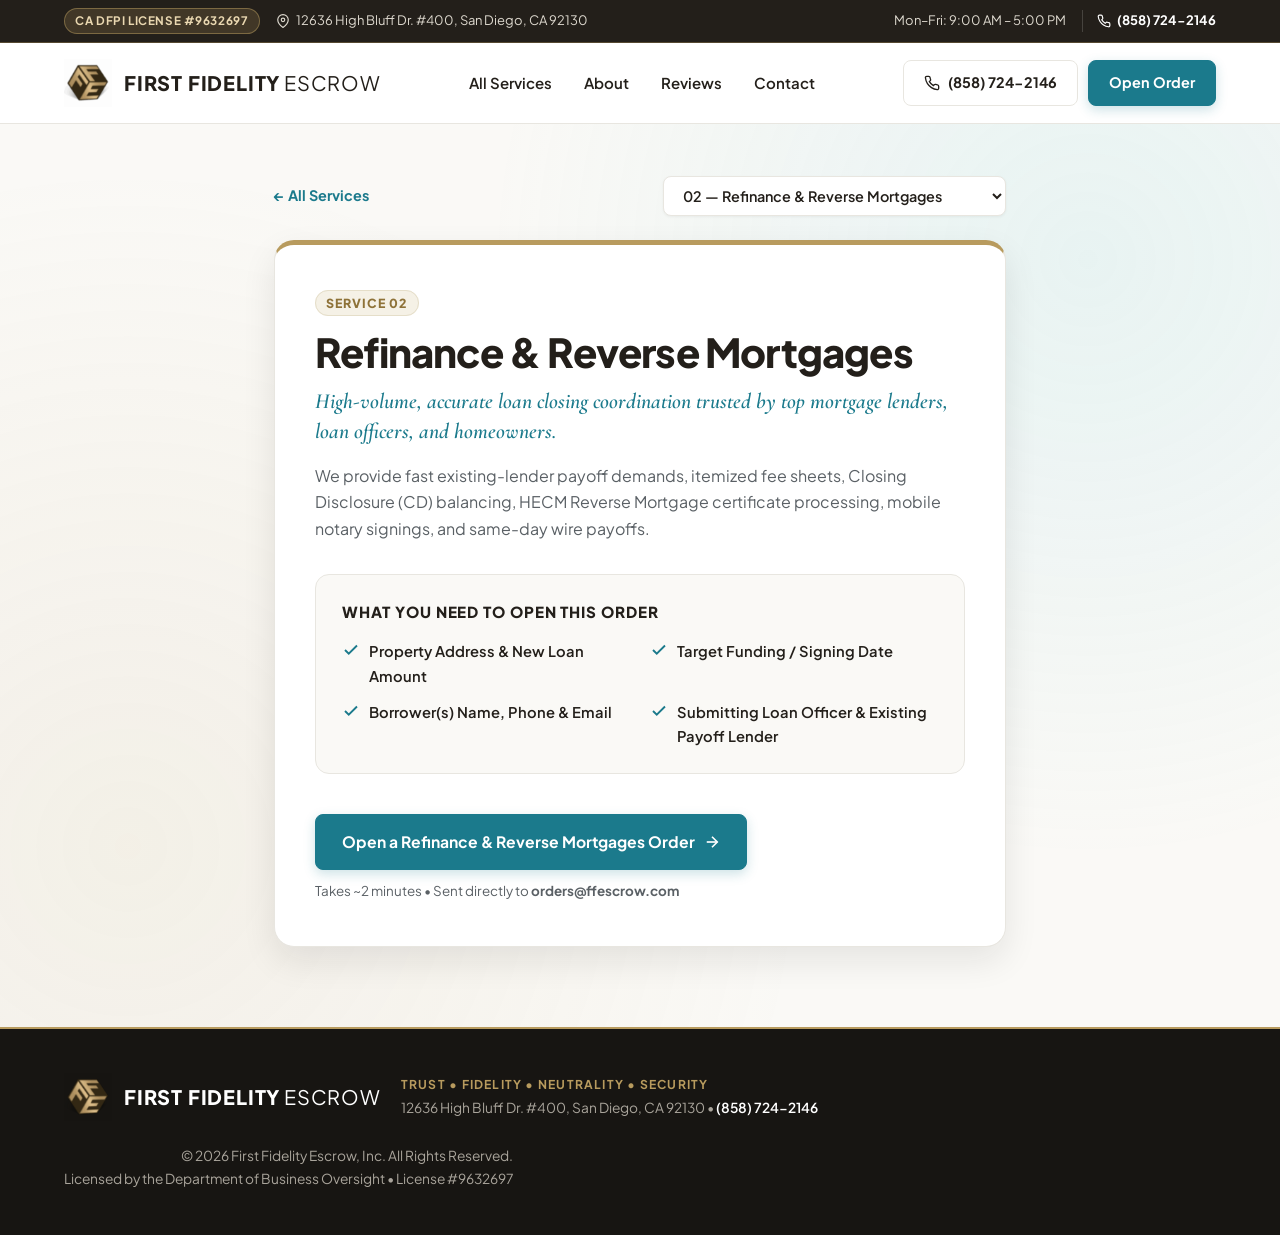
<file: refinance-reverse.html>
<!DOCTYPE html>
<html lang="en">
<head>
  <meta charset="UTF-8" />
  <meta name="viewport" content="width=device-width, initial-scale=1.0" />
  <title>02. Refinance & Reverse Mortgages | First Fidelity Escrow, Inc. — San Diego, CA</title>
  <meta name="description" content="High-volume, accurate loan closing coordination trusted by top mortgage lenders, loan officers, and homeowners. Open a Refinance & Reverse Mortgages escrow order online with First Fidelity Escrow." />
  <link rel="icon" type="image/png" href="images/favicon.png" />
  <link rel="preconnect" href="https://fonts.googleapis.com" />
  <link rel="preconnect" href="https://fonts.gstatic.com" crossorigin />
  <link href="https://fonts.googleapis.com/css2?family=Cormorant+Garamond:ital,wght@0,600;0,700;1,600&family=Plus+Jakarta+Sans:wght@400;500;600;700;800&display=swap" rel="stylesheet" />
  <link rel="stylesheet" href="styles.css" />
</head>
<body>
  <!-- Top Utility Bar -->
  <div class="utility-bar">
    <div class="container utility-inner">
      <div class="utility-left">
        <span class="pill-license">CA DFPI License #9632697</span>
        <span class="utility-address">
          <svg width="14" height="14" viewBox="0 0 24 24" fill="none" stroke="currentColor" stroke-width="2" aria-hidden="true"><path d="M21 10c0 7-9 13-9 13s-9-6-9-13a9 9 0 0 1 18 0z"/><circle cx="12" cy="10" r="3"/></svg>
          12636 High Bluff Dr. #400, San Diego, CA 92130
        </span>
      </div>
      <div class="utility-right">
        <span class="utility-hours">Mon–Fri: 9:00 AM – 5:00 PM</span>
        <a href="tel:8587242146" class="utility-phone">
          <svg width="14" height="14" viewBox="0 0 24 24" fill="none" stroke="currentColor" stroke-width="2" aria-hidden="true"><path d="M22 16.92v3a2 2 0 0 1-2.18 2 19.79 19.79 0 0 1-8.63-3.07 19.5 19.5 0 0 1-6-6 19.79 19.79 0 0 1-3.07-8.67A2 2 0 0 1 4.11 2h3a2 2 0 0 1 2 1.72 12.84 12.84 0 0 0 .7 2.81 2 2 0 0 1-.45 2.11L8.09 9.91a16 16 0 0 0 6 6l1.27-1.27a2 2 0 0 1 2.11-.45 12.84 12.84 0 0 0 2.81.7A2 2 0 0 1 22 16.92z"/></svg>
          (858) 724-2146
        </a>
      </div>
    </div>
  </div>

  <!-- Sticky Header -->
  <header class="site-header" id="top">
    <div class="container header-inner">
      <a href="index.html" class="brand-logo" aria-label="First Fidelity Escrow Home">
        <img src="images/favicon.png" alt="First Fidelity Escrow Icon" class="brand-cube-icon" />
        <span class="brand-wordmark"><strong>FIRST FIDELITY</strong> ESCROW</span>
      </a>

      <nav class="main-nav" aria-label="Primary Navigation">
        <a href="index.html#services">All Services</a>
        <a href="index.html#about">About</a>
        <a href="index.html#reviews">Reviews</a>
        <a href="index.html#contact">Contact</a>
      </nav>

      <div class="header-actions">
        <a href="tel:8587242146" class="btn btn-ghost">
          <svg width="16" height="16" viewBox="0 0 24 24" fill="none" stroke="currentColor" stroke-width="2" aria-hidden="true"><path d="M22 16.92v3a2 2 0 0 1-2.18 2 19.79 19.79 0 0 1-8.63-3.07 19.5 19.5 0 0 1-6-6 19.79 19.79 0 0 1-3.07-8.67A2 2 0 0 1 4.11 2h3a2 2 0 0 1 2 1.72 12.84 12.84 0 0 0 .7 2.81 2 2 0 0 1-.45 2.11L8.09 9.91a16 16 0 0 0 6 6l1.27-1.27a2 2 0 0 1 2.11-.45 12.84 12.84 0 0 0 2.81.7A2 2 0 0 1 22 16.92z"/></svg>
          <span>(858) 724-2146</span>
        </a>
        <a href="open-escrow.html?type=refinance-reverse" class="btn btn-primary">Open Order</a>

        <button type="button" class="menu-toggle" id="menuToggle" aria-label="Toggle navigation menu" aria-expanded="false" aria-controls="mobileDrawer">
          <span class="hamburger-bar"></span>
          <span class="hamburger-bar"></span>
          <span class="hamburger-bar"></span>
        </button>
      </div>
    </div>

    <!-- Mobile Drawer -->
    <div class="mobile-drawer" id="mobileDrawer" hidden>
      <div class="container mobile-drawer-inner">
        <nav class="mobile-nav" aria-label="Mobile Navigation">
          <a href="index.html" class="mobile-link">&larr; Back to Home</a>
          <a href="open-escrow.html?type=refinance-reverse" class="mobile-link">Open Escrow Order</a>
          <a href="residential-purchase.html" class="mobile-link">01. Residential Purchase &amp; Resale</a>
          <a href="refinance-reverse.html" class="mobile-link">02. Refinance &amp; Reverse Mortgages</a>
          <a href="commercial-construction.html" class="mobile-link">03. Commercial &amp; Construction</a>
          <a href="1031-exchange.html" class="mobile-link">04. 1031 Tax-Deferred Exchanges</a>
          <a href="fsbo.html" class="mobile-link">05. For Sale By Owner (FSBO)</a>
          <a href="short-sales-carryback.html" class="mobile-link">06. Short Sales &amp; Seller Carry-Backs</a>
        </nav>
      </div>
    </div>
  </header>

  <!-- Simple, Focused Service Page Content -->
  <main class="simple-service-page">
    <div class="container simple-service-container">
      <div class="simple-service-topbar">
        <a href="index.html#services" class="back-link">&larr; All Services</a>
        <div class="service-dropdown-nav">
          <label for="pageSwitcher" class="sr-only">Switch Service Type</label>
          <select id="pageSwitcher" aria-label="Switch Service Type" onchange="if(this.value) window.location.href=this.value;">
            <option value="residential-purchase.html" >01 — Residential Purchase & Resale</option>
            <option value="refinance-reverse.html" selected>02 — Refinance & Reverse Mortgages</option>
            <option value="commercial-construction.html" >03 — Commercial & Construction Escrows</option>
            <option value="1031-exchange.html" >04 — 1031 Tax-Deferred Exchanges</option>
            <option value="fsbo.html" >05 — For Sale By Owner (FSBO)</option>
            <option value="short-sales-carryback.html" >06 — Short Sales & Seller Carry-Backs</option>
          </select>
        </div>
      </div>

      <article class="simple-service-card">
        <span class="service-num-badge">SERVICE 02</span>
        <h1>Refinance & Reverse Mortgages</h1>
        <p class="simple-service-summary">High-volume, accurate loan closing coordination trusted by top mortgage lenders, loan officers, and homeowners.</p>
        <p class="simple-service-desc">We provide fast existing-lender payoff demands, itemized fee sheets, Closing Disclosure (CD) balancing, HECM Reverse Mortgage certificate processing, mobile notary signings, and same-day wire payoffs.</p>

        <div class="simple-essentials-box">
          <h2>What You Need to Open This Order</h2>
          <ul class="simple-essentials-list">
          <li>
            <svg width="18" height="18" viewBox="0 0 24 24" fill="none" stroke="currentColor" stroke-width="2.5" aria-hidden="true"><polyline points="20 6 9 17 4 12"/></svg>
            <span>Property Address & New Loan Amount</span>
          </li>
          <li>
            <svg width="18" height="18" viewBox="0 0 24 24" fill="none" stroke="currentColor" stroke-width="2.5" aria-hidden="true"><polyline points="20 6 9 17 4 12"/></svg>
            <span>Target Funding / Signing Date</span>
          </li>
          <li>
            <svg width="18" height="18" viewBox="0 0 24 24" fill="none" stroke="currentColor" stroke-width="2.5" aria-hidden="true"><polyline points="20 6 9 17 4 12"/></svg>
            <span>Borrower(s) Name, Phone & Email</span>
          </li>
          <li>
            <svg width="18" height="18" viewBox="0 0 24 24" fill="none" stroke="currentColor" stroke-width="2.5" aria-hidden="true"><polyline points="20 6 9 17 4 12"/></svg>
            <span>Submitting Loan Officer & Existing Payoff Lender</span>
          </li>
          </ul>
        </div>

        <div class="simple-service-cta">
          <a href="open-escrow.html?type=refinance-reverse" class="btn btn-primary btn-lg">
            <span>Open a Refinance & Reverse Mortgages Order</span>
            <svg width="18" height="18" viewBox="0 0 24 24" fill="none" stroke="currentColor" stroke-width="2.2"><line x1="5" y1="12" x2="19" y2="12"/><polyline points="12 5 19 12 12 19"/></svg>
          </a>
          <span class="simple-cta-note">Takes ~2 minutes &bull; Sent directly to <strong>orders@ffescrow.com</strong></span>
        </div>
      </article>
    </div>
  </main>

  <!-- Footer -->
  <footer class="site-footer">
    <div class="container footer-inner">
      <div class="footer-brand">
        <a href="index.html" class="brand-logo brand-logo-footer" aria-label="First Fidelity Escrow Home">
          <img src="images/favicon.png" alt="First Fidelity Escrow Icon" class="brand-cube-icon" />
          <span class="brand-wordmark"><strong>FIRST FIDELITY</strong> ESCROW</span>
        </a>
        <div>
          <p class="footer-motto">TRUST &bull; FIDELITY &bull; NEUTRALITY &bull; SECURITY</p>
          <p class="footer-contact">12636 High Bluff Dr. #400, San Diego, CA 92130 &bull; <a href="tel:8587242146">(858) 724-2146</a></p>
        </div>
      </div>

      <div class="footer-legal">
        <p>&copy; 2026 First Fidelity Escrow, Inc. All Rights Reserved.</p>
        <p>Licensed by the Department of Business Oversight &bull; License #9632697</p>
      </div>
    </div>
  </footer>

  <!-- Sticky Mobile Bottom Action Bar -->
  <div class="mobile-action-bar" aria-label="Quick Mobile Actions">
    <a href="tel:8587242146" class="mobile-action-btn mobile-action-call">
      <svg width="16" height="16" viewBox="0 0 24 24" fill="none" stroke="currentColor" stroke-width="2.2" aria-hidden="true"><path d="M22 16.92v3a2 2 0 0 1-2.18 2 19.79 19.79 0 0 1-8.63-3.07 19.5 19.5 0 0 1-6-6 19.79 19.79 0 0 1-3.07-8.67A2 2 0 0 1 4.11 2h3a2 2 0 0 1 2 1.72 12.84 12.84 0 0 0 .7 2.81 2 2 0 0 1-.45 2.11L8.09 9.91a16 16 0 0 0 6 6l1.27-1.27a2 2 0 0 1 2.11-.45 12.84 12.84 0 0 0 2.81.7A2 2 0 0 1 22 16.92z"/></svg>
      <span>Call Office</span>
    </a>
    <a href="open-escrow.html?type=refinance-reverse" class="mobile-action-btn mobile-action-primary">
      <span>Open Order</span>
    </a>
  </div>

  <script>
    const menuToggle = document.getElementById('menuToggle');
    const mobileDrawer = document.getElementById('mobileDrawer');
    const mobileLinks = document.querySelectorAll('.mobile-link');

    function closeMenu() {
      menuToggle.setAttribute('aria-expanded', 'false');
      menuToggle.classList.remove('is-active');
      mobileDrawer.hidden = true;
    }

    menuToggle.addEventListener('click', function () {
      const expanded = menuToggle.getAttribute('aria-expanded') === 'true';
      if (expanded) {
        closeMenu();
      } else {
        menuToggle.setAttribute('aria-expanded', 'true');
        menuToggle.classList.add('is-active');
        mobileDrawer.hidden = false;
      }
    });

    mobileLinks.forEach(function (link) {
      link.addEventListener('click', closeMenu);
    });
  </script>
</body>
</html>
</file>
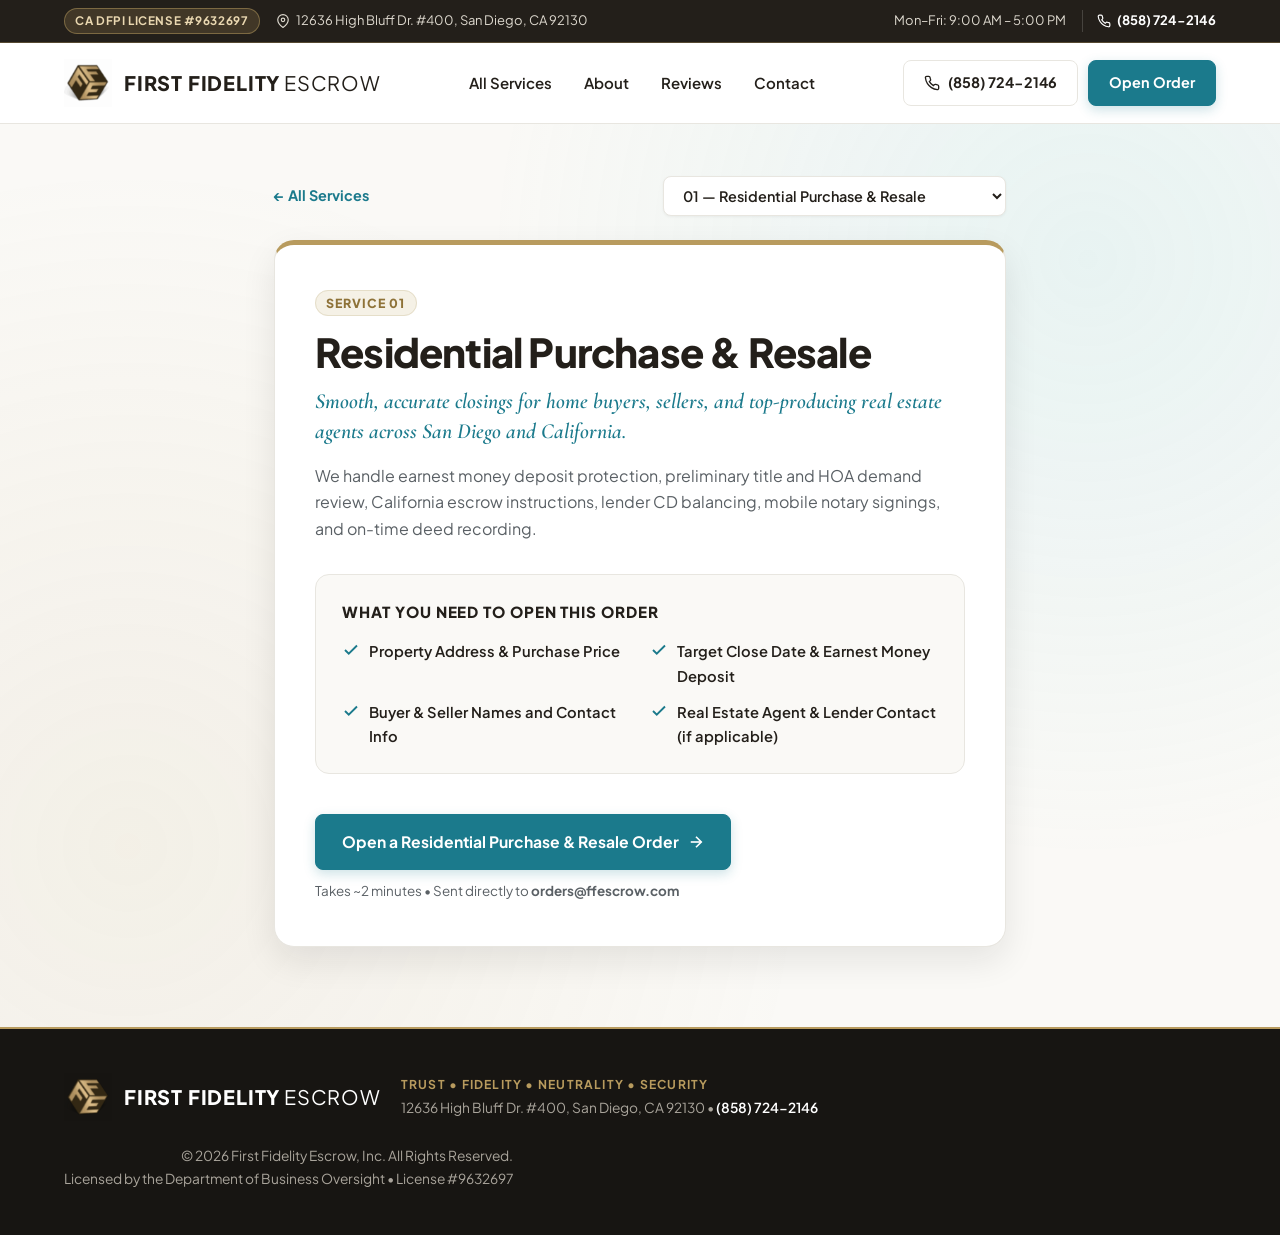
<file: residential-purchase.html>
<!DOCTYPE html>
<html lang="en">
<head>
  <meta charset="UTF-8" />
  <meta name="viewport" content="width=device-width, initial-scale=1.0" />
  <title>01. Residential Purchase & Resale | First Fidelity Escrow, Inc. — San Diego, CA</title>
  <meta name="description" content="Smooth, accurate closings for home buyers, sellers, and top-producing real estate agents across San Diego and California. Open a Residential Purchase & Resale escrow order online with First Fidelity Escrow." />
  <link rel="icon" type="image/png" href="images/favicon.png" />
  <link rel="preconnect" href="https://fonts.googleapis.com" />
  <link rel="preconnect" href="https://fonts.gstatic.com" crossorigin />
  <link href="https://fonts.googleapis.com/css2?family=Cormorant+Garamond:ital,wght@0,600;0,700;1,600&family=Plus+Jakarta+Sans:wght@400;500;600;700;800&display=swap" rel="stylesheet" />
  <link rel="stylesheet" href="styles.css" />
</head>
<body>
  <!-- Top Utility Bar -->
  <div class="utility-bar">
    <div class="container utility-inner">
      <div class="utility-left">
        <span class="pill-license">CA DFPI License #9632697</span>
        <span class="utility-address">
          <svg width="14" height="14" viewBox="0 0 24 24" fill="none" stroke="currentColor" stroke-width="2" aria-hidden="true"><path d="M21 10c0 7-9 13-9 13s-9-6-9-13a9 9 0 0 1 18 0z"/><circle cx="12" cy="10" r="3"/></svg>
          12636 High Bluff Dr. #400, San Diego, CA 92130
        </span>
      </div>
      <div class="utility-right">
        <span class="utility-hours">Mon–Fri: 9:00 AM – 5:00 PM</span>
        <a href="tel:8587242146" class="utility-phone">
          <svg width="14" height="14" viewBox="0 0 24 24" fill="none" stroke="currentColor" stroke-width="2" aria-hidden="true"><path d="M22 16.92v3a2 2 0 0 1-2.18 2 19.79 19.79 0 0 1-8.63-3.07 19.5 19.5 0 0 1-6-6 19.79 19.79 0 0 1-3.07-8.67A2 2 0 0 1 4.11 2h3a2 2 0 0 1 2 1.72 12.84 12.84 0 0 0 .7 2.81 2 2 0 0 1-.45 2.11L8.09 9.91a16 16 0 0 0 6 6l1.27-1.27a2 2 0 0 1 2.11-.45 12.84 12.84 0 0 0 2.81.7A2 2 0 0 1 22 16.92z"/></svg>
          (858) 724-2146
        </a>
      </div>
    </div>
  </div>

  <!-- Sticky Header -->
  <header class="site-header" id="top">
    <div class="container header-inner">
      <a href="index.html" class="brand-logo" aria-label="First Fidelity Escrow Home">
        <img src="images/favicon.png" alt="First Fidelity Escrow Icon" class="brand-cube-icon" />
        <span class="brand-wordmark"><strong>FIRST FIDELITY</strong> ESCROW</span>
      </a>

      <nav class="main-nav" aria-label="Primary Navigation">
        <a href="index.html#services">All Services</a>
        <a href="index.html#about">About</a>
        <a href="index.html#reviews">Reviews</a>
        <a href="index.html#contact">Contact</a>
      </nav>

      <div class="header-actions">
        <a href="tel:8587242146" class="btn btn-ghost">
          <svg width="16" height="16" viewBox="0 0 24 24" fill="none" stroke="currentColor" stroke-width="2" aria-hidden="true"><path d="M22 16.92v3a2 2 0 0 1-2.18 2 19.79 19.79 0 0 1-8.63-3.07 19.5 19.5 0 0 1-6-6 19.79 19.79 0 0 1-3.07-8.67A2 2 0 0 1 4.11 2h3a2 2 0 0 1 2 1.72 12.84 12.84 0 0 0 .7 2.81 2 2 0 0 1-.45 2.11L8.09 9.91a16 16 0 0 0 6 6l1.27-1.27a2 2 0 0 1 2.11-.45 12.84 12.84 0 0 0 2.81.7A2 2 0 0 1 22 16.92z"/></svg>
          <span>(858) 724-2146</span>
        </a>
        <a href="open-escrow.html?type=residential-purchase" class="btn btn-primary">Open Order</a>

        <button type="button" class="menu-toggle" id="menuToggle" aria-label="Toggle navigation menu" aria-expanded="false" aria-controls="mobileDrawer">
          <span class="hamburger-bar"></span>
          <span class="hamburger-bar"></span>
          <span class="hamburger-bar"></span>
        </button>
      </div>
    </div>

    <!-- Mobile Drawer -->
    <div class="mobile-drawer" id="mobileDrawer" hidden>
      <div class="container mobile-drawer-inner">
        <nav class="mobile-nav" aria-label="Mobile Navigation">
          <a href="index.html" class="mobile-link">&larr; Back to Home</a>
          <a href="open-escrow.html?type=residential-purchase" class="mobile-link">Open Escrow Order</a>
          <a href="residential-purchase.html" class="mobile-link">01. Residential Purchase &amp; Resale</a>
          <a href="refinance-reverse.html" class="mobile-link">02. Refinance &amp; Reverse Mortgages</a>
          <a href="commercial-construction.html" class="mobile-link">03. Commercial &amp; Construction</a>
          <a href="1031-exchange.html" class="mobile-link">04. 1031 Tax-Deferred Exchanges</a>
          <a href="fsbo.html" class="mobile-link">05. For Sale By Owner (FSBO)</a>
          <a href="short-sales-carryback.html" class="mobile-link">06. Short Sales &amp; Seller Carry-Backs</a>
        </nav>
      </div>
    </div>
  </header>

  <!-- Simple, Focused Service Page Content -->
  <main class="simple-service-page">
    <div class="container simple-service-container">
      <div class="simple-service-topbar">
        <a href="index.html#services" class="back-link">&larr; All Services</a>
        <div class="service-dropdown-nav">
          <label for="pageSwitcher" class="sr-only">Switch Service Type</label>
          <select id="pageSwitcher" aria-label="Switch Service Type" onchange="if(this.value) window.location.href=this.value;">
            <option value="residential-purchase.html" selected>01 — Residential Purchase & Resale</option>
            <option value="refinance-reverse.html" >02 — Refinance & Reverse Mortgages</option>
            <option value="commercial-construction.html" >03 — Commercial & Construction Escrows</option>
            <option value="1031-exchange.html" >04 — 1031 Tax-Deferred Exchanges</option>
            <option value="fsbo.html" >05 — For Sale By Owner (FSBO)</option>
            <option value="short-sales-carryback.html" >06 — Short Sales & Seller Carry-Backs</option>
          </select>
        </div>
      </div>

      <article class="simple-service-card">
        <span class="service-num-badge">SERVICE 01</span>
        <h1>Residential Purchase & Resale</h1>
        <p class="simple-service-summary">Smooth, accurate closings for home buyers, sellers, and top-producing real estate agents across San Diego and California.</p>
        <p class="simple-service-desc">We handle earnest money deposit protection, preliminary title and HOA demand review, California escrow instructions, lender CD balancing, mobile notary signings, and on-time deed recording.</p>

        <div class="simple-essentials-box">
          <h2>What You Need to Open This Order</h2>
          <ul class="simple-essentials-list">
          <li>
            <svg width="18" height="18" viewBox="0 0 24 24" fill="none" stroke="currentColor" stroke-width="2.5" aria-hidden="true"><polyline points="20 6 9 17 4 12"/></svg>
            <span>Property Address & Purchase Price</span>
          </li>
          <li>
            <svg width="18" height="18" viewBox="0 0 24 24" fill="none" stroke="currentColor" stroke-width="2.5" aria-hidden="true"><polyline points="20 6 9 17 4 12"/></svg>
            <span>Target Close Date & Earnest Money Deposit</span>
          </li>
          <li>
            <svg width="18" height="18" viewBox="0 0 24 24" fill="none" stroke="currentColor" stroke-width="2.5" aria-hidden="true"><polyline points="20 6 9 17 4 12"/></svg>
            <span>Buyer & Seller Names and Contact Info</span>
          </li>
          <li>
            <svg width="18" height="18" viewBox="0 0 24 24" fill="none" stroke="currentColor" stroke-width="2.5" aria-hidden="true"><polyline points="20 6 9 17 4 12"/></svg>
            <span>Real Estate Agent & Lender Contact (if applicable)</span>
          </li>
          </ul>
        </div>

        <div class="simple-service-cta">
          <a href="open-escrow.html?type=residential-purchase" class="btn btn-primary btn-lg">
            <span>Open a Residential Purchase & Resale Order</span>
            <svg width="18" height="18" viewBox="0 0 24 24" fill="none" stroke="currentColor" stroke-width="2.2"><line x1="5" y1="12" x2="19" y2="12"/><polyline points="12 5 19 12 12 19"/></svg>
          </a>
          <span class="simple-cta-note">Takes ~2 minutes &bull; Sent directly to <strong>orders@ffescrow.com</strong></span>
        </div>
      </article>
    </div>
  </main>

  <!-- Footer -->
  <footer class="site-footer">
    <div class="container footer-inner">
      <div class="footer-brand">
        <a href="index.html" class="brand-logo brand-logo-footer" aria-label="First Fidelity Escrow Home">
          <img src="images/favicon.png" alt="First Fidelity Escrow Icon" class="brand-cube-icon" />
          <span class="brand-wordmark"><strong>FIRST FIDELITY</strong> ESCROW</span>
        </a>
        <div>
          <p class="footer-motto">TRUST &bull; FIDELITY &bull; NEUTRALITY &bull; SECURITY</p>
          <p class="footer-contact">12636 High Bluff Dr. #400, San Diego, CA 92130 &bull; <a href="tel:8587242146">(858) 724-2146</a></p>
        </div>
      </div>

      <div class="footer-legal">
        <p>&copy; 2026 First Fidelity Escrow, Inc. All Rights Reserved.</p>
        <p>Licensed by the Department of Business Oversight &bull; License #9632697</p>
      </div>
    </div>
  </footer>

  <!-- Sticky Mobile Bottom Action Bar -->
  <div class="mobile-action-bar" aria-label="Quick Mobile Actions">
    <a href="tel:8587242146" class="mobile-action-btn mobile-action-call">
      <svg width="16" height="16" viewBox="0 0 24 24" fill="none" stroke="currentColor" stroke-width="2.2" aria-hidden="true"><path d="M22 16.92v3a2 2 0 0 1-2.18 2 19.79 19.79 0 0 1-8.63-3.07 19.5 19.5 0 0 1-6-6 19.79 19.79 0 0 1-3.07-8.67A2 2 0 0 1 4.11 2h3a2 2 0 0 1 2 1.72 12.84 12.84 0 0 0 .7 2.81 2 2 0 0 1-.45 2.11L8.09 9.91a16 16 0 0 0 6 6l1.27-1.27a2 2 0 0 1 2.11-.45 12.84 12.84 0 0 0 2.81.7A2 2 0 0 1 22 16.92z"/></svg>
      <span>Call Office</span>
    </a>
    <a href="open-escrow.html?type=residential-purchase" class="mobile-action-btn mobile-action-primary">
      <span>Open Order</span>
    </a>
  </div>

  <script>
    const menuToggle = document.getElementById('menuToggle');
    const mobileDrawer = document.getElementById('mobileDrawer');
    const mobileLinks = document.querySelectorAll('.mobile-link');

    function closeMenu() {
      menuToggle.setAttribute('aria-expanded', 'false');
      menuToggle.classList.remove('is-active');
      mobileDrawer.hidden = true;
    }

    menuToggle.addEventListener('click', function () {
      const expanded = menuToggle.getAttribute('aria-expanded') === 'true';
      if (expanded) {
        closeMenu();
      } else {
        menuToggle.setAttribute('aria-expanded', 'true');
        menuToggle.classList.add('is-active');
        mobileDrawer.hidden = false;
      }
    });

    mobileLinks.forEach(function (link) {
      link.addEventListener('click', closeMenu);
    });
  </script>
</body>
</html>
</file>
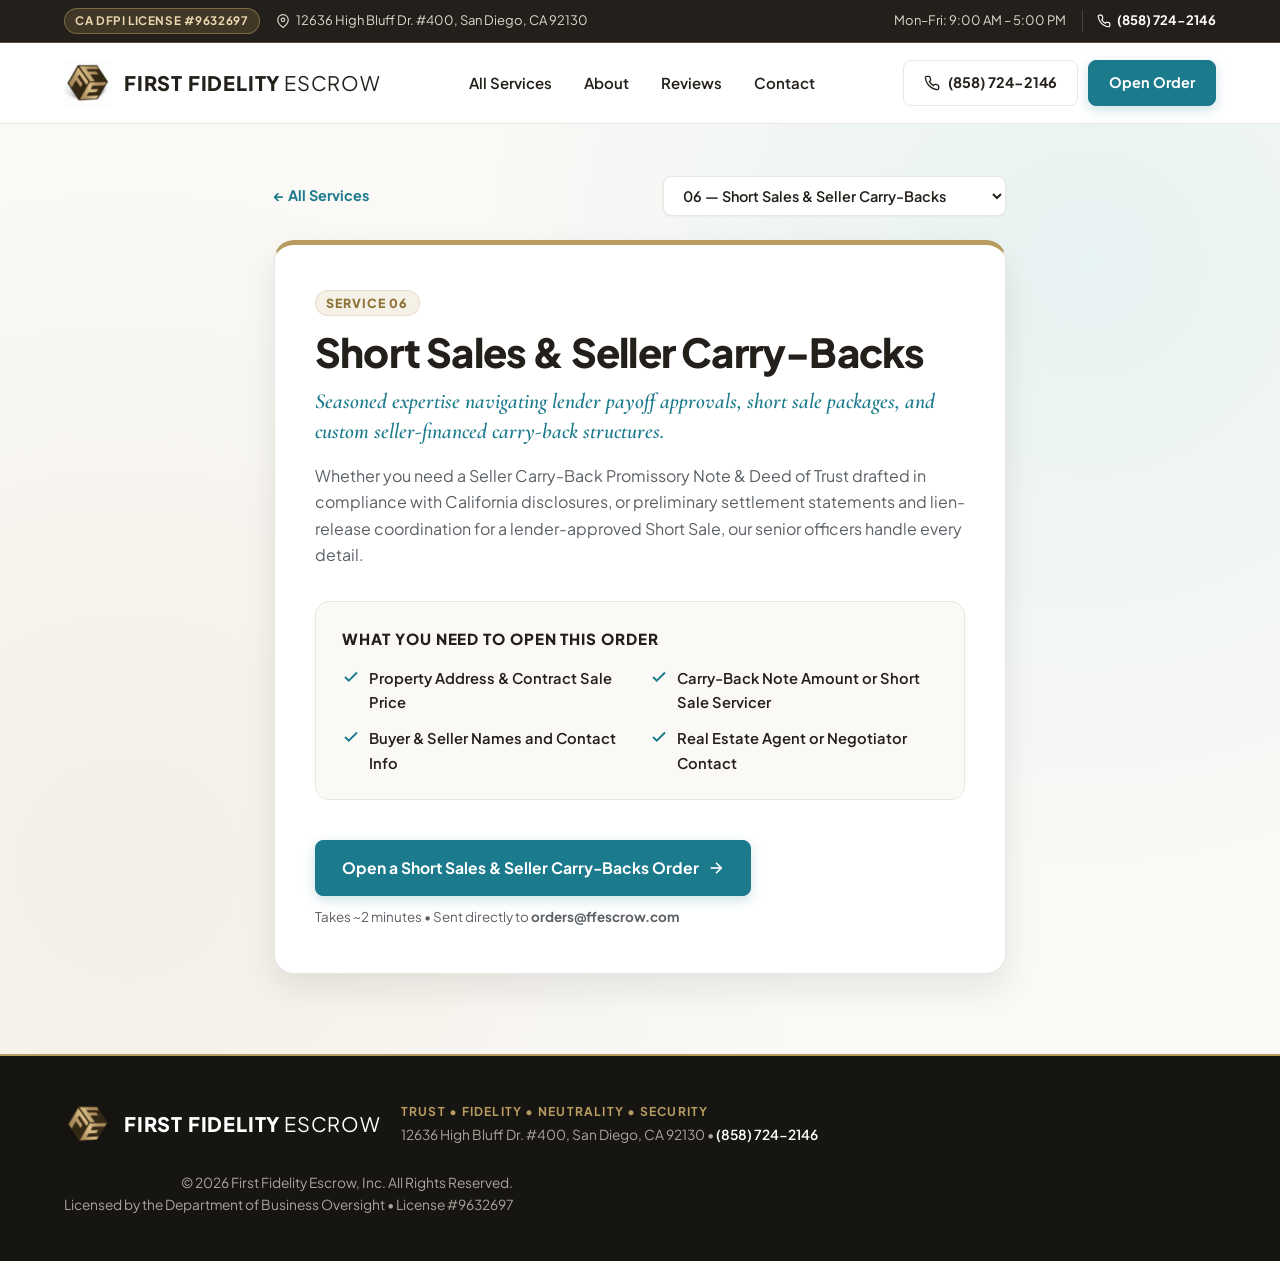
<file: short-sales-carryback.html>
<!DOCTYPE html>
<html lang="en">
<head>
  <meta charset="UTF-8" />
  <meta name="viewport" content="width=device-width, initial-scale=1.0" />
  <title>06. Short Sales & Seller Carry-Backs | First Fidelity Escrow, Inc. — San Diego, CA</title>
  <meta name="description" content="Seasoned expertise navigating lender payoff approvals, short sale packages, and custom seller-financed carry-back structures. Open a Short Sales & Seller Carry-Backs escrow order online with First Fidelity Escrow." />
  <link rel="icon" type="image/png" href="images/favicon.png" />
  <link rel="preconnect" href="https://fonts.googleapis.com" />
  <link rel="preconnect" href="https://fonts.gstatic.com" crossorigin />
  <link href="https://fonts.googleapis.com/css2?family=Cormorant+Garamond:ital,wght@0,600;0,700;1,600&family=Plus+Jakarta+Sans:wght@400;500;600;700;800&display=swap" rel="stylesheet" />
  <link rel="stylesheet" href="styles.css" />
</head>
<body>
  <!-- Top Utility Bar -->
  <div class="utility-bar">
    <div class="container utility-inner">
      <div class="utility-left">
        <span class="pill-license">CA DFPI License #9632697</span>
        <span class="utility-address">
          <svg width="14" height="14" viewBox="0 0 24 24" fill="none" stroke="currentColor" stroke-width="2" aria-hidden="true"><path d="M21 10c0 7-9 13-9 13s-9-6-9-13a9 9 0 0 1 18 0z"/><circle cx="12" cy="10" r="3"/></svg>
          12636 High Bluff Dr. #400, San Diego, CA 92130
        </span>
      </div>
      <div class="utility-right">
        <span class="utility-hours">Mon–Fri: 9:00 AM – 5:00 PM</span>
        <a href="tel:8587242146" class="utility-phone">
          <svg width="14" height="14" viewBox="0 0 24 24" fill="none" stroke="currentColor" stroke-width="2" aria-hidden="true"><path d="M22 16.92v3a2 2 0 0 1-2.18 2 19.79 19.79 0 0 1-8.63-3.07 19.5 19.5 0 0 1-6-6 19.79 19.79 0 0 1-3.07-8.67A2 2 0 0 1 4.11 2h3a2 2 0 0 1 2 1.72 12.84 12.84 0 0 0 .7 2.81 2 2 0 0 1-.45 2.11L8.09 9.91a16 16 0 0 0 6 6l1.27-1.27a2 2 0 0 1 2.11-.45 12.84 12.84 0 0 0 2.81.7A2 2 0 0 1 22 16.92z"/></svg>
          (858) 724-2146
        </a>
      </div>
    </div>
  </div>

  <!-- Sticky Header -->
  <header class="site-header" id="top">
    <div class="container header-inner">
      <a href="index.html" class="brand-logo" aria-label="First Fidelity Escrow Home">
        <img src="images/favicon.png" alt="First Fidelity Escrow Icon" class="brand-cube-icon" />
        <span class="brand-wordmark"><strong>FIRST FIDELITY</strong> ESCROW</span>
      </a>

      <nav class="main-nav" aria-label="Primary Navigation">
        <a href="index.html#services">All Services</a>
        <a href="index.html#about">About</a>
        <a href="index.html#reviews">Reviews</a>
        <a href="index.html#contact">Contact</a>
      </nav>

      <div class="header-actions">
        <a href="tel:8587242146" class="btn btn-ghost">
          <svg width="16" height="16" viewBox="0 0 24 24" fill="none" stroke="currentColor" stroke-width="2" aria-hidden="true"><path d="M22 16.92v3a2 2 0 0 1-2.18 2 19.79 19.79 0 0 1-8.63-3.07 19.5 19.5 0 0 1-6-6 19.79 19.79 0 0 1-3.07-8.67A2 2 0 0 1 4.11 2h3a2 2 0 0 1 2 1.72 12.84 12.84 0 0 0 .7 2.81 2 2 0 0 1-.45 2.11L8.09 9.91a16 16 0 0 0 6 6l1.27-1.27a2 2 0 0 1 2.11-.45 12.84 12.84 0 0 0 2.81.7A2 2 0 0 1 22 16.92z"/></svg>
          <span>(858) 724-2146</span>
        </a>
        <a href="open-escrow.html?type=short-sales-carryback" class="btn btn-primary">Open Order</a>

        <button type="button" class="menu-toggle" id="menuToggle" aria-label="Toggle navigation menu" aria-expanded="false" aria-controls="mobileDrawer">
          <span class="hamburger-bar"></span>
          <span class="hamburger-bar"></span>
          <span class="hamburger-bar"></span>
        </button>
      </div>
    </div>

    <!-- Mobile Drawer -->
    <div class="mobile-drawer" id="mobileDrawer" hidden>
      <div class="container mobile-drawer-inner">
        <nav class="mobile-nav" aria-label="Mobile Navigation">
          <a href="index.html" class="mobile-link">&larr; Back to Home</a>
          <a href="open-escrow.html?type=short-sales-carryback" class="mobile-link">Open Escrow Order</a>
          <a href="residential-purchase.html" class="mobile-link">01. Residential Purchase &amp; Resale</a>
          <a href="refinance-reverse.html" class="mobile-link">02. Refinance &amp; Reverse Mortgages</a>
          <a href="commercial-construction.html" class="mobile-link">03. Commercial &amp; Construction</a>
          <a href="1031-exchange.html" class="mobile-link">04. 1031 Tax-Deferred Exchanges</a>
          <a href="fsbo.html" class="mobile-link">05. For Sale By Owner (FSBO)</a>
          <a href="short-sales-carryback.html" class="mobile-link">06. Short Sales &amp; Seller Carry-Backs</a>
        </nav>
      </div>
    </div>
  </header>

  <!-- Simple, Focused Service Page Content -->
  <main class="simple-service-page">
    <div class="container simple-service-container">
      <div class="simple-service-topbar">
        <a href="index.html#services" class="back-link">&larr; All Services</a>
        <div class="service-dropdown-nav">
          <label for="pageSwitcher" class="sr-only">Switch Service Type</label>
          <select id="pageSwitcher" aria-label="Switch Service Type" onchange="if(this.value) window.location.href=this.value;">
            <option value="residential-purchase.html" >01 — Residential Purchase & Resale</option>
            <option value="refinance-reverse.html" >02 — Refinance & Reverse Mortgages</option>
            <option value="commercial-construction.html" >03 — Commercial & Construction Escrows</option>
            <option value="1031-exchange.html" >04 — 1031 Tax-Deferred Exchanges</option>
            <option value="fsbo.html" >05 — For Sale By Owner (FSBO)</option>
            <option value="short-sales-carryback.html" selected>06 — Short Sales & Seller Carry-Backs</option>
          </select>
        </div>
      </div>

      <article class="simple-service-card">
        <span class="service-num-badge">SERVICE 06</span>
        <h1>Short Sales & Seller Carry-Backs</h1>
        <p class="simple-service-summary">Seasoned expertise navigating lender payoff approvals, short sale packages, and custom seller-financed carry-back structures.</p>
        <p class="simple-service-desc">Whether you need a Seller Carry-Back Promissory Note & Deed of Trust drafted in compliance with California disclosures, or preliminary settlement statements and lien-release coordination for a lender-approved Short Sale, our senior officers handle every detail.</p>

        <div class="simple-essentials-box">
          <h2>What You Need to Open This Order</h2>
          <ul class="simple-essentials-list">
          <li>
            <svg width="18" height="18" viewBox="0 0 24 24" fill="none" stroke="currentColor" stroke-width="2.5" aria-hidden="true"><polyline points="20 6 9 17 4 12"/></svg>
            <span>Property Address & Contract Sale Price</span>
          </li>
          <li>
            <svg width="18" height="18" viewBox="0 0 24 24" fill="none" stroke="currentColor" stroke-width="2.5" aria-hidden="true"><polyline points="20 6 9 17 4 12"/></svg>
            <span>Carry-Back Note Amount or Short Sale Servicer</span>
          </li>
          <li>
            <svg width="18" height="18" viewBox="0 0 24 24" fill="none" stroke="currentColor" stroke-width="2.5" aria-hidden="true"><polyline points="20 6 9 17 4 12"/></svg>
            <span>Buyer & Seller Names and Contact Info</span>
          </li>
          <li>
            <svg width="18" height="18" viewBox="0 0 24 24" fill="none" stroke="currentColor" stroke-width="2.5" aria-hidden="true"><polyline points="20 6 9 17 4 12"/></svg>
            <span>Real Estate Agent or Negotiator Contact</span>
          </li>
          </ul>
        </div>

        <div class="simple-service-cta">
          <a href="open-escrow.html?type=short-sales-carryback" class="btn btn-primary btn-lg">
            <span>Open a Short Sales & Seller Carry-Backs Order</span>
            <svg width="18" height="18" viewBox="0 0 24 24" fill="none" stroke="currentColor" stroke-width="2.2"><line x1="5" y1="12" x2="19" y2="12"/><polyline points="12 5 19 12 12 19"/></svg>
          </a>
          <span class="simple-cta-note">Takes ~2 minutes &bull; Sent directly to <strong>orders@ffescrow.com</strong></span>
        </div>
      </article>
    </div>
  </main>

  <!-- Footer -->
  <footer class="site-footer">
    <div class="container footer-inner">
      <div class="footer-brand">
        <a href="index.html" class="brand-logo brand-logo-footer" aria-label="First Fidelity Escrow Home">
          <img src="images/favicon.png" alt="First Fidelity Escrow Icon" class="brand-cube-icon" />
          <span class="brand-wordmark"><strong>FIRST FIDELITY</strong> ESCROW</span>
        </a>
        <div>
          <p class="footer-motto">TRUST &bull; FIDELITY &bull; NEUTRALITY &bull; SECURITY</p>
          <p class="footer-contact">12636 High Bluff Dr. #400, San Diego, CA 92130 &bull; <a href="tel:8587242146">(858) 724-2146</a></p>
        </div>
      </div>

      <div class="footer-legal">
        <p>&copy; 2026 First Fidelity Escrow, Inc. All Rights Reserved.</p>
        <p>Licensed by the Department of Business Oversight &bull; License #9632697</p>
      </div>
    </div>
  </footer>

  <!-- Sticky Mobile Bottom Action Bar -->
  <div class="mobile-action-bar" aria-label="Quick Mobile Actions">
    <a href="tel:8587242146" class="mobile-action-btn mobile-action-call">
      <svg width="16" height="16" viewBox="0 0 24 24" fill="none" stroke="currentColor" stroke-width="2.2" aria-hidden="true"><path d="M22 16.92v3a2 2 0 0 1-2.18 2 19.79 19.79 0 0 1-8.63-3.07 19.5 19.5 0 0 1-6-6 19.79 19.79 0 0 1-3.07-8.67A2 2 0 0 1 4.11 2h3a2 2 0 0 1 2 1.72 12.84 12.84 0 0 0 .7 2.81 2 2 0 0 1-.45 2.11L8.09 9.91a16 16 0 0 0 6 6l1.27-1.27a2 2 0 0 1 2.11-.45 12.84 12.84 0 0 0 2.81.7A2 2 0 0 1 22 16.92z"/></svg>
      <span>Call Office</span>
    </a>
    <a href="open-escrow.html?type=short-sales-carryback" class="mobile-action-btn mobile-action-primary">
      <span>Open Order</span>
    </a>
  </div>

  <script>
    const menuToggle = document.getElementById('menuToggle');
    const mobileDrawer = document.getElementById('mobileDrawer');
    const mobileLinks = document.querySelectorAll('.mobile-link');

    function closeMenu() {
      menuToggle.setAttribute('aria-expanded', 'false');
      menuToggle.classList.remove('is-active');
      mobileDrawer.hidden = true;
    }

    menuToggle.addEventListener('click', function () {
      const expanded = menuToggle.getAttribute('aria-expanded') === 'true';
      if (expanded) {
        closeMenu();
      } else {
        menuToggle.setAttribute('aria-expanded', 'true');
        menuToggle.classList.add('is-active');
        mobileDrawer.hidden = false;
      }
    });

    mobileLinks.forEach(function (link) {
      link.addEventListener('click', closeMenu);
    });
  </script>
</body>
</html>
</file>
<file: styles.css>
/* ==========================================================================
   First Fidelity Escrow, Inc. — Modern Editorial Financial Design System
   Color-Matched to Official Logo & Brand Palette:
   - FFE Logo Bronze/Gold: #B89B5E (Dark: #8E7238, Soft Tint: #F5F1E6)
   - FFE Logo Espresso/Charcoal: #231F1A (Surface Dark: #191714)
   - Brand Teal/Cyan Accent (#62C6D6) & Accessible Deep Teal (#1B7A8C)
   ========================================================================== */

:root {
  --ffe-gold: #B89B5E;
  --ffe-gold-dark: #8E7238;
  --ffe-gold-soft: #F5F1E6;
  --ffe-gold-border: #E5DEC9;
  --ffe-charcoal: #231F1A;
  --ffe-dark-surface: #181613;
  --ffe-teal: #62C6D6;
  --ffe-teal-deep: #1B7A8C;
  --ffe-teal-hover: #146170;
  --ffe-teal-soft: #EDF8FA;
  --ffe-text: #1E2022;
  --ffe-text-muted: #5A6065;
  --ffe-bg: #FFFFFF;
  --ffe-bg-warm: #FAF9F6;
  --ffe-border: #E8E6E0;
  --font-sans: 'Plus Jakarta Sans', -apple-system, BlinkMacSystemFont, sans-serif;
  --font-serif: 'Cormorant Garamond', Georgia, serif;
  --radius-sm: 8px;
  --radius-md: 14px;
  --radius-lg: 20px;
  --shadow-xs: 0 1px 3px rgba(24, 22, 19, 0.05);
  --shadow-sm: 0 4px 14px rgba(24, 22, 19, 0.06);
  --shadow-md: 0 14px 34px rgba(24, 22, 19, 0.09);
  --shadow-lg: 0 24px 52px rgba(24, 22, 19, 0.14);
}

*, *::before, *::after {
  box-sizing: border-box;
  margin: 0;
  padding: 0;
}

html {
  scroll-behavior: smooth;
  scroll-padding-top: 86px;
}

body {
  font-family: var(--font-sans);
  color: var(--ffe-text);
  background-color: var(--ffe-bg);
  line-height: 1.65;
  -webkit-font-smoothing: antialiased;
  overflow-x: hidden;
}

img {
  max-width: 100%;
  display: block;
}

a {
  color: inherit;
  text-decoration: none;
}

.container {
  width: 100%;
  max-width: 1200px;
  margin: 0 auto;
  padding: 0 1.5rem;
}

/* ==========================================================================
   Utility Top Bar
   ========================================================================== */
.utility-bar {
  background-color: var(--ffe-charcoal);
  color: #DDD8CE;
  font-size: 0.8125rem;
  border-bottom: 1px solid rgba(184, 155, 94, 0.35);
  padding: 0.5rem 0;
}

.utility-inner {
  display: flex;
  justify-content: space-between;
  align-items: center;
  gap: 1rem;
}

.utility-left,
.utility-right {
  display: flex;
  align-items: center;
  gap: 1rem;
}

.pill-license {
  background: rgba(184, 155, 94, 0.2);
  border: 1px solid rgba(184, 155, 94, 0.5);
  color: #EAD8B1;
  font-weight: 700;
  font-size: 0.73rem;
  letter-spacing: 0.05em;
  text-transform: uppercase;
  padding: 0.15rem 0.65rem;
  border-radius: 999px;
}

.utility-address,
.utility-phone {
  display: inline-flex;
  align-items: center;
  gap: 0.4rem;
}

.utility-phone {
  color: #FFFFFF;
  font-weight: 700;
  padding-left: 0.85rem;
  border-left: 1px solid rgba(255, 255, 255, 0.16);
}

.utility-phone:hover {
  color: var(--ffe-teal);
}

/* ==========================================================================
   Header & Navigation (Glassmorphic Sticky Header)
   ========================================================================== */
.site-header {
  position: sticky;
  top: 0;
  z-index: 200;
  background-color: rgba(255, 255, 255, 0.94);
  backdrop-filter: blur(12px);
  -webkit-backdrop-filter: blur(12px);
  border-bottom: 1px solid var(--ffe-border);
}

.header-inner {
  display: flex;
  align-items: center;
  justify-content: space-between;
  height: 80px;
  gap: 1.25rem;
}

.brand-logo {
  display: inline-flex;
  align-items: center;
  gap: 0.75rem;
  flex-shrink: 0;
}

.brand-cube-icon {
  height: 48px;
  width: 48px;
  object-fit: contain;
  flex-shrink: 0;
}

.brand-wordmark {
  font-size: 1.25rem;
  font-weight: 400;
  letter-spacing: 0.04em;
  color: var(--ffe-charcoal);
  line-height: 1.1;
  white-space: nowrap;
}

.brand-wordmark strong {
  font-weight: 800;
}

.brand-logo-footer .brand-wordmark {
  color: #FFFFFF;
}

.main-nav {
  display: flex;
  align-items: center;
  gap: 2rem;
}

.main-nav a {
  font-size: 0.9375rem;
  font-weight: 600;
  color: var(--ffe-charcoal);
  position: relative;
  padding: 0.35rem 0;
  transition: color 0.18s ease;
}

.main-nav a::after {
  content: '';
  position: absolute;
  left: 0;
  bottom: 0;
  width: 0;
  height: 2px;
  background-color: var(--ffe-teal-deep);
  transition: width 0.2s ease;
}

.main-nav a:hover {
  color: var(--ffe-teal-deep);
}

.main-nav a:hover::after {
  width: 100%;
}

.header-actions {
  display: flex;
  align-items: center;
  gap: 0.65rem;
}

/* Hamburger Button (Hidden on Desktop) */
.menu-toggle {
  display: none;
  flex-direction: column;
  justify-content: center;
  align-items: center;
  gap: 5px;
  width: 44px;
  height: 44px;
  background: var(--ffe-bg-warm);
  border: 1px solid var(--ffe-border);
  border-radius: var(--radius-sm);
  cursor: pointer;
  padding: 0;
}

.hamburger-bar {
  display: block;
  width: 20px;
  height: 2px;
  background-color: var(--ffe-charcoal);
  border-radius: 2px;
  transition: transform 0.22s ease, opacity 0.22s ease;
}

.menu-toggle.is-active .hamburger-bar:nth-child(1) {
  transform: translateY(7px) rotate(45deg);
}

.menu-toggle.is-active .hamburger-bar:nth-child(2) {
  opacity: 0;
}

.menu-toggle.is-active .hamburger-bar:nth-child(3) {
  transform: translateY(-7px) rotate(-45deg);
}

/* Mobile Slide-Down Drawer */
.mobile-drawer {
  background-color: #FFFFFF;
  border-bottom: 2px solid var(--ffe-gold);
  box-shadow: var(--shadow-lg);
}

.mobile-drawer-inner {
  padding-top: 1rem;
  padding-bottom: 1.5rem;
}

.mobile-nav {
  display: flex;
  flex-direction: column;
  margin-bottom: 1.25rem;
}

.mobile-nav a {
  font-size: 1.05rem;
  font-weight: 700;
  color: var(--ffe-charcoal);
  padding: 0.85rem 0.25rem;
  border-bottom: 1px solid var(--ffe-border);
}

.mobile-nav a:hover {
  color: var(--ffe-teal-deep);
}

.mobile-drawer-cta {
  display: grid;
  gap: 0.65rem;
  margin-bottom: 1rem;
}

.mobile-drawer-meta {
  font-size: 0.78rem;
  color: var(--ffe-text-muted);
  text-align: center;
}

/* ==========================================================================
   Buttons
   ========================================================================== */
.btn {
  display: inline-flex;
  align-items: center;
  justify-content: center;
  gap: 0.5rem;
  font-family: var(--font-sans);
  font-weight: 700;
  font-size: 0.9rem;
  padding: 0.65rem 1.25rem;
  border-radius: var(--radius-sm);
  border: 1.5px solid transparent;
  cursor: pointer;
  transition: all 0.18s ease;
  white-space: nowrap;
}

.btn-lg {
  font-size: 0.98rem;
  padding: 0.88rem 1.6rem;
}

.btn-sm {
  font-size: 0.82rem;
  padding: 0.48rem 0.95rem;
}

.btn-block {
  width: 100%;
}

.btn-primary {
  background-color: var(--ffe-teal-deep);
  color: #FFFFFF;
  border-color: var(--ffe-teal-deep);
  box-shadow: 0 4px 12px rgba(27, 122, 140, 0.22);
}

.btn-primary:hover {
  background-color: var(--ffe-teal-hover);
  border-color: var(--ffe-teal-hover);
  transform: translateY(-1px);
}

.btn-outline {
  background-color: #FFFFFF;
  color: var(--ffe-charcoal);
  border-color: var(--ffe-gold);
}

.btn-outline:hover {
  background-color: var(--ffe-gold-soft);
  border-color: var(--ffe-gold-dark);
}

.btn-ghost {
  background-color: transparent;
  color: var(--ffe-charcoal);
  border-color: var(--ffe-border);
}

.btn-ghost:hover {
  background-color: var(--ffe-bg-warm);
  border-color: var(--ffe-gold);
}

.btn-light {
  background-color: rgba(255, 255, 255, 0.12);
  color: #FFFFFF;
  border-color: rgba(255, 255, 255, 0.3);
}

.btn-light:hover {
  background-color: #FFFFFF;
  color: var(--ffe-charcoal);
}

/* ==========================================================================
   Hero Section
   ========================================================================== */
.hero {
  position: relative;
  background: radial-gradient(circle at 85% 15%, rgba(98, 198, 214, 0.13) 0%, transparent 45%),
              radial-gradient(circle at 10% 80%, rgba(184, 155, 94, 0.12) 0%, transparent 50%),
              var(--ffe-bg-warm);
  padding: 4.25rem 0 4.75rem;
  border-bottom: 1px solid var(--ffe-border);
}

.hero-grid {
  display: grid;
  grid-template-columns: 1.08fr 0.92fr;
  gap: 3.5rem;
  align-items: center;
}

.trust-badge {
  display: inline-flex;
  align-items: center;
  flex-wrap: wrap;
  gap: 0.45rem;
  background-color: #FFFFFF;
  border: 1px solid var(--ffe-gold-border);
  box-shadow: var(--shadow-xs);
  padding: 0.38rem 0.9rem;
  border-radius: 999px;
  font-size: 0.82rem;
  color: var(--ffe-charcoal);
  margin-bottom: 1.35rem;
}

.stars {
  color: #E59A18;
  letter-spacing: 0.05em;
}

.dot {
  color: var(--ffe-gold);
}

.hero h1 {
  font-size: clamp(2.15rem, 4.2vw, 3.35rem);
  font-weight: 800;
  color: var(--ffe-charcoal);
  line-height: 1.12;
  letter-spacing: -0.02em;
  margin-bottom: 1.25rem;
}

.serif-highlight {
  display: block;
  font-family: var(--font-serif);
  font-style: italic;
  font-weight: 700;
  font-size: 1.08em;
  color: var(--ffe-teal-deep);
  letter-spacing: -0.01em;
}

.hero-lead {
  font-size: 1.0625rem;
  color: var(--ffe-text-muted);
  max-width: 570px;
  margin-bottom: 2rem;
}

.hero-cta-group {
  display: flex;
  flex-wrap: wrap;
  gap: 0.85rem;
  margin-bottom: 2.25rem;
}

.pillars-row {
  display: flex;
  flex-wrap: wrap;
  gap: 0.65rem 1.5rem;
  padding-top: 1.35rem;
  border-top: 1px solid var(--ffe-border);
}

.pillar-item {
  display: inline-flex;
  align-items: center;
  gap: 0.45rem;
  font-size: 0.82rem;
  font-weight: 700;
  text-transform: uppercase;
  letter-spacing: 0.08em;
  color: var(--ffe-gold-dark);
}

.pillar-dot {
  width: 7px;
  height: 7px;
  border-radius: 50%;
  background-color: var(--ffe-gold);
}

/* Hero Visual Card Stack */
.hero-card-stack {
  position: relative;
}

.hero-img-box {
  border-radius: var(--radius-lg);
  overflow: hidden;
  box-shadow: var(--shadow-lg);
  border: 1px solid var(--ffe-border);
}

.hero-img-box img {
  width: 100%;
  height: 410px;
  object-fit: cover;
}

.hero-floating-quote {
  position: relative;
  margin: -3.25rem 1.25rem 0;
  background-color: #FFFFFF;
  border: 1px solid var(--ffe-border);
  border-radius: var(--radius-md);
  padding: 1.35rem 1.5rem;
  box-shadow: var(--shadow-md);
}

.quote-accent-bar {
  width: 44px;
  height: 4px;
  border-radius: 2px;
  background: linear-gradient(90deg, var(--ffe-teal) 0%, var(--ffe-gold) 100%);
  margin-bottom: 0.75rem;
}

.hero-floating-quote p {
  font-family: var(--font-serif);
  font-style: italic;
  font-weight: 600;
  font-size: 1.2rem;
  line-height: 1.35;
  color: var(--ffe-charcoal);
  margin-bottom: 0.7rem;
}

.quote-footer {
  display: flex;
  justify-content: space-between;
  align-items: center;
  flex-wrap: wrap;
  gap: 0.5rem;
  font-size: 0.78rem;
  color: var(--ffe-text-muted);
}

.quote-footer strong {
  color: var(--ffe-teal-deep);
}

/* ==========================================================================
   Metrics Strip
   ========================================================================== */
.metrics-strip {
  background-color: var(--ffe-charcoal);
  color: #FFFFFF;
  padding: 1.75rem 0;
  border-bottom: 3px solid var(--ffe-gold);
}

.metrics-grid {
  display: grid;
  grid-template-columns: repeat(4, 1fr);
  gap: 1.5rem;
}

.metric-item {
  display: flex;
  flex-direction: column;
  border-left: 2px solid rgba(184, 155, 94, 0.45);
  padding-left: 1rem;
}

.metric-item strong {
  font-size: 1.25rem;
  font-weight: 800;
  color: #F4E7C8;
  line-height: 1.2;
}

.metric-item span {
  font-size: 0.82rem;
  color: #C7C2B8;
  margin-top: 0.15rem;
}

/* ==========================================================================
   Sections Shared
   ========================================================================== */
.section {
  padding: 5.25rem 0;
}

.section-heading {
  text-align: center;
  max-width: 680px;
  margin: 0 auto 3.25rem;
}

.eyebrow {
  display: inline-block;
  font-size: 0.78rem;
  font-weight: 800;
  text-transform: uppercase;
  letter-spacing: 0.12em;
  color: var(--ffe-teal-deep);
  background-color: var(--ffe-teal-soft);
  padding: 0.28rem 0.75rem;
  border-radius: 999px;
  margin-bottom: 0.75rem;
}

.section-heading h2,
.about-copy h2,
.reviews-title-group h2,
.contact-details h2 {
  font-size: clamp(1.75rem, 3vw, 2.4rem);
  font-weight: 800;
  color: var(--ffe-charcoal);
  letter-spacing: -0.02em;
  line-height: 1.18;
  margin-bottom: 0.75rem;
}

.section-heading p {
  color: var(--ffe-text-muted);
  font-size: 1rem;
}

/* ==========================================================================
   Services Section
   ========================================================================== */
.services-section {
  background-color: #FFFFFF;
}

.services-grid {
  display: grid;
  grid-template-columns: repeat(3, 1fr);
  gap: 1.5rem;
}

.service-card {
  background-color: var(--ffe-bg-warm);
  border: 1px solid var(--ffe-border);
  border-radius: var(--radius-md);
  padding: 1.85rem 1.65rem;
  transition: transform 0.2s ease, box-shadow 0.2s ease, border-color 0.2s ease;
}

.service-card:hover {
  transform: translateY(-4px);
  box-shadow: var(--shadow-md);
  border-color: var(--ffe-gold);
  background-color: #FFFFFF;
}

.service-icon-wrap {
  width: 46px;
  height: 46px;
  border-radius: 10px;
  background: linear-gradient(135deg, var(--ffe-teal-soft) 0%, #D9F2F6 100%);
  color: var(--ffe-teal-deep);
  display: flex;
  align-items: center;
  justify-content: center;
  margin-bottom: 1.15rem;
}

.service-card h3 {
  font-size: 1.15rem;
  font-weight: 700;
  color: var(--ffe-charcoal);
  margin-bottom: 0.5rem;
}

.service-card p {
  font-size: 0.925rem;
  color: var(--ffe-text-muted);
}

/* ==========================================================================
   About Us Section
   ========================================================================== */
.about-section {
  background-color: var(--ffe-bg-warm);
  border-top: 1px solid var(--ffe-border);
  border-bottom: 1px solid var(--ffe-border);
}

.about-grid {
  display: grid;
  grid-template-columns: 0.78fr 1.22fr;
  gap: 3.5rem;
  align-items: center;
}

.profile-card {
  background-color: #FFFFFF;
  border: 1px solid var(--ffe-border);
  border-radius: var(--radius-lg);
  overflow: hidden;
  box-shadow: var(--shadow-md);
  max-width: 370px;
  margin: 0 auto;
}

.profile-img-wrap {
  aspect-ratio: 4 / 5;
  overflow: hidden;
  background-color: #E9E6DF;
}

.profile-img-wrap img {
  width: 100%;
  height: 100%;
  object-fit: cover;
  object-position: top center;
}

.profile-info {
  padding: 1.35rem 1.5rem;
  text-align: center;
}

.profile-info h3 {
  font-size: 1.25rem;
  font-weight: 800;
  color: var(--ffe-charcoal);
}

.profile-info p {
  font-size: 0.85rem;
  font-weight: 600;
  color: var(--ffe-gold-dark);
  margin-top: 0.15rem;
  margin-bottom: 0.85rem;
}

.profile-badges {
  display: flex;
  justify-content: center;
  flex-wrap: wrap;
  gap: 0.45rem;
}

.profile-badges span {
  font-size: 0.74rem;
  font-weight: 700;
  background-color: var(--ffe-gold-soft);
  color: var(--ffe-charcoal);
  padding: 0.22rem 0.65rem;
  border-radius: 999px;
}

.about-copy p {
  margin-bottom: 1.1rem;
  color: var(--ffe-text-muted);
  font-size: 0.98rem;
}

.about-copy strong {
  color: var(--ffe-charcoal);
}

.founder-quote {
  margin-top: 1.5rem;
  background-color: #FFFFFF;
  border: 1px solid var(--ffe-border);
  border-left: 4px solid var(--ffe-gold);
  border-radius: var(--radius-sm);
  padding: 1.25rem 1.5rem;
  box-shadow: var(--shadow-xs);
}

.founder-quote p {
  font-family: var(--font-serif);
  font-style: italic;
  font-weight: 600;
  font-size: 1.2rem;
  line-height: 1.4;
  color: var(--ffe-charcoal);
  margin-bottom: 0.45rem;
}

.founder-quote cite {
  font-style: normal;
  font-size: 0.84rem;
  font-weight: 700;
  color: var(--ffe-teal-deep);
}

/* ==========================================================================
   Reviews Section
   ========================================================================== */
.reviews-section {
  background-color: var(--ffe-dark-surface);
  color: #FFFFFF;
}

.reviews-section .eyebrow {
  background-color: rgba(98, 198, 214, 0.16);
  color: var(--ffe-teal);
}

.reviews-section h2 {
  color: #FFFFFF;
  margin-bottom: 0;
}

.reviews-top {
  display: flex;
  justify-content: space-between;
  align-items: flex-end;
  flex-wrap: wrap;
  gap: 1.5rem;
  margin-bottom: 2.75rem;
}

.reviews-title-group {
  max-width: 580px;
}

.google-badge-card {
  display: flex;
  align-items: center;
  gap: 1.1rem;
  background-color: rgba(255, 255, 255, 0.06);
  border: 1px solid rgba(184, 155, 94, 0.35);
  padding: 0.85rem 1.25rem;
  border-radius: var(--radius-md);
  flex-wrap: wrap;
}

.google-score {
  font-size: 2.25rem;
  font-weight: 800;
  color: var(--ffe-gold);
  line-height: 1;
}

.google-score-meta {
  display: flex;
  flex-direction: column;
  font-size: 0.82rem;
  color: #D4CFC5;
}

.reviews-grid {
  display: grid;
  grid-template-columns: repeat(3, 1fr);
  gap: 1.35rem;
}

.review-card {
  background-color: #23201C;
  border: 1px solid rgba(255, 255, 255, 0.09);
  border-radius: var(--radius-md);
  padding: 1.65rem;
  display: flex;
  flex-direction: column;
  transition: transform 0.2s ease, border-color 0.2s ease;
}

.review-card:hover {
  transform: translateY(-3px);
  border-color: rgba(184, 155, 94, 0.55);
}

.review-meta {
  display: flex;
  align-items: center;
  gap: 0.8rem;
  margin-bottom: 1rem;
  padding-bottom: 0.9rem;
  border-bottom: 1px solid rgba(255, 255, 255, 0.08);
}

.reviewer-avatar {
  width: 40px;
  height: 40px;
  border-radius: 50%;
  background: linear-gradient(135deg, var(--ffe-gold) 0%, var(--ffe-gold-dark) 100%);
  color: #181613;
  font-weight: 800;
  font-size: 0.85rem;
  display: flex;
  align-items: center;
  justify-content: center;
  flex-shrink: 0;
}

.review-meta h3 {
  font-size: 0.95rem;
  font-weight: 700;
  color: #FFFFFF;
}

.review-meta span {
  font-size: 0.76rem;
  color: #A5A096;
}

.review-stars {
  margin-left: auto;
  color: #F2AD24;
  font-size: 0.88rem;
  letter-spacing: 0.04em;
}

.review-text {
  font-size: 0.9rem;
  color: #DDD9D0;
  line-height: 1.65;
}

/* ==========================================================================
   Office Photos Section
   ========================================================================== */
.office-section {
  background-color: #FFFFFF;
}

.office-gallery {
  display: grid;
  grid-template-columns: 1.25fr 0.875fr 0.875fr;
  gap: 1.35rem;
}

.office-photo {
  border-radius: var(--radius-md);
  overflow: hidden;
  border: 1px solid var(--ffe-border);
  background-color: var(--ffe-bg-warm);
  box-shadow: var(--shadow-sm);
  display: flex;
  flex-direction: column;
}

.office-photo img {
  width: 100%;
  height: 280px;
  object-fit: cover;
  transition: transform 0.35s ease;
}

.office-photo:hover img {
  transform: scale(1.03);
}

.office-photo figcaption {
  padding: 1rem 1.15rem;
  display: flex;
  flex-direction: column;
  gap: 0.15rem;
  background-color: #FFFFFF;
  border-top: 1px solid var(--ffe-border);
}

.office-photo figcaption strong {
  font-size: 0.92rem;
  color: var(--ffe-charcoal);
}

.office-photo figcaption span {
  font-size: 0.8rem;
  color: var(--ffe-text-muted);
}

/* ==========================================================================
   Contact Section
   ========================================================================== */
.contact-section {
  background-color: var(--ffe-bg-warm);
  border-top: 1px solid var(--ffe-border);
}

.contact-grid {
  display: grid;
  grid-template-columns: 0.92fr 1.08fr;
  gap: 3.25rem;
  align-items: start;
}

.contact-intro {
  color: var(--ffe-text-muted);
  font-size: 0.98rem;
  margin-bottom: 1.75rem;
}

.contact-cards {
  display: flex;
  flex-direction: column;
  gap: 1rem;
}

.contact-card {
  display: flex;
  align-items: flex-start;
  gap: 1rem;
  background-color: #FFFFFF;
  border: 1px solid var(--ffe-border);
  border-radius: var(--radius-md);
  padding: 1.25rem;
  box-shadow: var(--shadow-xs);
}

.contact-card-icon {
  width: 42px;
  height: 42px;
  border-radius: 10px;
  background-color: var(--ffe-gold-soft);
  color: var(--ffe-gold-dark);
  display: flex;
  align-items: center;
  justify-content: center;
  flex-shrink: 0;
}

.contact-card h3 {
  font-size: 0.98rem;
  font-weight: 700;
  color: var(--ffe-charcoal);
  margin-bottom: 0.25rem;
}

.contact-card p {
  font-size: 0.9rem;
  color: var(--ffe-text-muted);
}

.contact-card a {
  color: var(--ffe-teal-deep);
  font-weight: 700;
}

.text-link {
  display: inline-block;
  margin-top: 0.35rem;
  font-size: 0.85rem;
}

.text-link:hover {
  text-decoration: underline;
}

.hours-inline {
  margin-top: 0.25rem;
  font-size: 0.82rem;
}

/* Contact Form Panel */
.form-panel {
  background-color: #FFFFFF;
  border: 1px solid var(--ffe-border);
  border-radius: var(--radius-lg);
  padding: 2.25rem;
  box-shadow: var(--shadow-md);
}

.contact-form h3 {
  font-size: 1.5rem;
  font-weight: 800;
  color: var(--ffe-charcoal);
}

.form-sub {
  font-size: 0.9rem;
  color: var(--ffe-text-muted);
  margin-bottom: 1.5rem;
}

.form-row {
  display: grid;
  grid-template-columns: 1fr 1fr;
  gap: 1rem;
}

.form-group {
  margin-bottom: 1.1rem;
}

.form-group label {
  display: block;
  font-size: 0.84rem;
  font-weight: 700;
  color: var(--ffe-charcoal);
  margin-bottom: 0.38rem;
}

/* 16px font-size prevents iOS Safari auto-zoom on focus */
.form-group input,
.form-group select,
.form-group textarea {
  width: 100%;
  font-family: var(--font-sans);
  font-size: 1rem;
  padding: 0.75rem 0.9rem;
  border: 1.5px solid #D6D3CB;
  border-radius: var(--radius-sm);
  background-color: #FCFBF9;
  color: var(--ffe-charcoal);
  transition: border-color 0.15s ease, box-shadow 0.15s ease, background-color 0.15s ease;
}

.form-group input:focus,
.form-group select:focus,
.form-group textarea:focus {
  outline: none;
  border-color: var(--ffe-teal-deep);
  background-color: #FFFFFF;
  box-shadow: 0 0 0 3px rgba(98, 198, 214, 0.25);
}

.form-status {
  margin-top: 1rem;
  padding: 0.9rem 1rem;
  border-radius: var(--radius-sm);
  font-size: 0.9rem;
}

.form-status.success {
  background-color: #F0FDF4;
  border: 1px solid #16A34A;
  color: #14532D;
}

.form-status a {
  font-weight: 700;
  text-decoration: underline;
}

/* ==========================================================================
   Footer
   ========================================================================== */
.site-footer {
  background-color: #171512;
  color: #A9A49B;
  border-top: 2px solid var(--ffe-gold);
  padding: 2.75rem 0;
  font-size: 0.86rem;
}

.footer-inner {
  display: flex;
  justify-content: space-between;
  align-items: center;
  flex-wrap: wrap;
  gap: 1.5rem;
}

.footer-brand {
  display: flex;
  align-items: center;
  gap: 1.25rem;
  flex-wrap: wrap;
}

.footer-logo-card {
  background-color: #FFFFFF;
  padding: 0.45rem 0.85rem;
  border-radius: var(--radius-sm);
}

.footer-logo-card img {
  height: 40px;
  width: auto;
}

.footer-motto {
  color: var(--ffe-gold);
  font-weight: 700;
  font-size: 0.76rem;
  letter-spacing: 0.1em;
  margin-bottom: 0.2rem;
}

.footer-contact a {
  color: #FFFFFF;
  font-weight: 600;
}

.footer-legal {
  text-align: right;
}

/* Sticky Mobile Action Bar (Hidden on Desktop) */
.mobile-action-bar {
  display: none;
}

/* ==========================================================================
   Responsive Design (Tablet & Mobile)
   ========================================================================== */
@media (max-width: 1024px) {
  .services-grid,
  .reviews-grid,
  .office-gallery {
    grid-template-columns: repeat(2, 1fr);
  }

  .office-photo-featured {
    grid-column: span 2;
  }

  .metrics-grid {
    grid-template-columns: repeat(2, 1fr);
    gap: 1.25rem;
  }
}

@media (max-width: 860px) {
  .utility-hours {
    display: none;
  }

  .main-nav,
  .header-actions .btn-ghost {
    display: none;
  }

  .menu-toggle {
    display: inline-flex;
  }

  .hero {
    padding: 2.75rem 0 3.25rem;
  }

  .hero-grid,
  .about-grid,
  .contact-grid {
    grid-template-columns: 1fr;
    gap: 2.5rem;
  }

  .hero-img-box img {
    height: 300px;
  }

  .section {
    padding: 3.75rem 0;
  }

  .footer-legal {
    text-align: left;
  }
}

@media (max-width: 640px) {
  body {
    padding-bottom: 68px; /* Space for sticky mobile action bar */
  }

  .container {
    padding: 0 1.15rem;
  }

  .utility-address {
    display: none;
  }

  .utility-phone {
    border-left: none;
    padding-left: 0;
  }

  .header-inner {
    height: 70px;
  }

  .brand-cube-icon {
    height: 38px;
    width: 38px;
  }

  .brand-wordmark {
    font-size: 1rem;
  }

  .header-actions .btn-primary {
    display: none;
  }

  .hero h1 {
    font-size: 2rem;
  }

  .hero-lead {
    font-size: 0.98rem;
  }

  .hero-cta-group {
    flex-direction: column;
  }

  .hero-cta-group .btn {
    width: 100%;
  }

  .hero-floating-quote {
    margin: -2rem 0.65rem 0;
    padding: 1.1rem 1.15rem;
  }

  .hero-floating-quote p {
    font-size: 1.05rem;
  }

  .metrics-grid,
  .services-grid,
  .reviews-grid,
  .office-gallery,
  .form-row {
    grid-template-columns: 1fr;
  }

  .office-photo-featured {
    grid-column: span 1;
  }

  .office-photo img {
    height: 220px;
  }

  .google-badge-card {
    width: 100%;
    justify-content: space-between;
  }

  .form-panel {
    padding: 1.5rem 1.25rem;
  }

  /* Sticky Mobile Bottom Call & Open Escrow Bar */
  .mobile-action-bar {
    position: fixed;
    left: 0;
    right: 0;
    bottom: 0;
    z-index: 300;
    display: grid;
    grid-template-columns: 1fr 1.15fr;
    gap: 0.65rem;
    padding: 0.65rem 1rem calc(0.65rem + env(safe-area-inset-bottom));
    background-color: rgba(255, 255, 255, 0.96);
    backdrop-filter: blur(10px);
    -webkit-backdrop-filter: blur(10px);
    border-top: 1px solid var(--ffe-border);
    box-shadow: 0 -6px 20px rgba(24, 22, 19, 0.1);
  }

  .mobile-action-btn {
    display: inline-flex;
    align-items: center;
    justify-content: center;
    gap: 0.45rem;
    height: 46px;
    border-radius: var(--radius-sm);
    font-weight: 700;
    font-size: 0.92rem;
  }

  .mobile-action-call {
    background-color: var(--ffe-bg-warm);
    color: var(--ffe-charcoal);
    border: 1.5px solid var(--ffe-gold);
  }

  .mobile-action-primary {
    background-color: var(--ffe-teal-deep);
    color: #FFFFFF;
  }
}


/* ==========================================================================
   Service Card Links & Number Badges
   ========================================================================== */
.service-card {
  display: flex;
  flex-direction: column;
}

.service-card-top {
  display: flex;
  align-items: center;
  justify-content: space-between;
  margin-bottom: 1.1rem;
}

.service-card-top .service-icon-wrap {
  margin-bottom: 0;
}

.service-num-badge {
  font-size: 0.78rem;
  font-weight: 800;
  letter-spacing: 0.08em;
  background-color: var(--ffe-gold-soft);
  color: var(--ffe-gold-dark);
  border: 1px solid var(--ffe-gold-border);
  padding: 0.25rem 0.65rem;
  border-radius: 999px;
}

.service-card h3 a:hover {
  color: var(--ffe-teal-deep);
}

.service-card-actions {
  margin-top: auto;
  padding-top: 1.15rem;
}

.service-link {
  display: inline-flex;
  align-items: center;
  gap: 0.35rem;
  font-size: 0.88rem;
  font-weight: 700;
  color: var(--ffe-teal-deep);
}

.service-link:hover {
  color: var(--ffe-teal-hover);
  text-decoration: underline;
}

/* ==========================================================================
   Individual Service Detail Pages
   ========================================================================== */
.service-hero {
  background: radial-gradient(circle at 85% 15%, rgba(98, 198, 214, 0.14) 0%, transparent 45%),
              radial-gradient(circle at 10% 80%, rgba(184, 155, 94, 0.12) 0%, transparent 50%),
              var(--ffe-bg-warm);
  padding: 2.75rem 0 4rem;
  border-bottom: 1px solid var(--ffe-border);
}

.breadcrumb-row {
  display: flex;
  align-items: center;
  gap: 0.5rem;
  font-size: 0.85rem;
  font-weight: 600;
  color: var(--ffe-text-muted);
  margin-bottom: 1.5rem;
}

.breadcrumb-row a {
  color: var(--ffe-teal-deep);
}

.breadcrumb-row a:hover {
  text-decoration: underline;
}

.service-hero-grid {
  display: grid;
  grid-template-columns: 1.25fr 0.75fr;
  gap: 3rem;
  align-items: start;
}

.service-code-pill {
  display: inline-block;
  font-size: 0.75rem;
  font-weight: 800;
  letter-spacing: 0.1em;
  text-transform: uppercase;
  background-color: var(--ffe-gold-soft);
  color: var(--ffe-gold-dark);
  border: 1px solid var(--ffe-gold-border);
  padding: 0.3rem 0.85rem;
  border-radius: 999px;
  margin-bottom: 1rem;
}

.service-hero h1 {
  font-size: clamp(2rem, 4vw, 3rem);
  font-weight: 800;
  color: var(--ffe-charcoal);
  letter-spacing: -0.02em;
  line-height: 1.15;
  margin-bottom: 0.9rem;
}

.service-hero-summary {
  font-family: var(--font-serif);
  font-style: italic;
  font-weight: 600;
  font-size: 1.4rem;
  color: var(--ffe-teal-deep);
  line-height: 1.35;
  margin-bottom: 1rem;
}

.service-hero-lead {
  font-size: 1.02rem;
  color: var(--ffe-text-muted);
  margin-bottom: 1.85rem;
}

.service-switcher-card {
  background-color: #FFFFFF;
  border: 1px solid var(--ffe-border);
  border-radius: var(--radius-md);
  padding: 1.35rem;
  box-shadow: var(--shadow-sm);
}

.service-switcher-card h3 {
  font-size: 0.85rem;
  font-weight: 800;
  text-transform: uppercase;
  letter-spacing: 0.08em;
  color: var(--ffe-text-muted);
  margin-bottom: 0.85rem;
}

.service-pills-stack {
  display: flex;
  flex-direction: column;
  gap: 0.45rem;
}

.service-pill-link {
  display: flex;
  align-items: center;
  gap: 0.65rem;
  padding: 0.6rem 0.8rem;
  border-radius: var(--radius-sm);
  font-size: 0.88rem;
  font-weight: 600;
  color: var(--ffe-charcoal);
  background-color: var(--ffe-bg-warm);
  border: 1px solid transparent;
  transition: all 0.16s ease;
}

.service-pill-link:hover {
  border-color: var(--ffe-gold);
  background-color: #FFFFFF;
}

.service-pill-link.active {
  background-color: var(--ffe-charcoal);
  color: #FFFFFF;
  border-color: var(--ffe-gold);
}

.pill-code {
  font-size: 0.75rem;
  font-weight: 800;
  color: var(--ffe-gold-dark);
  background-color: var(--ffe-gold-soft);
  padding: 0.12rem 0.45rem;
  border-radius: 4px;
}

.service-pill-link.active .pill-code {
  background-color: var(--ffe-gold);
  color: var(--ffe-charcoal);
}

.detail-features-grid {
  display: grid;
  grid-template-columns: repeat(2, 1fr);
  gap: 1.35rem;
  margin-bottom: 3rem;
}

.detail-feature-card {
  background-color: var(--ffe-bg-warm);
  border: 1px solid var(--ffe-border);
  border-left: 4px solid var(--ffe-teal-deep);
  border-radius: var(--radius-md);
  padding: 1.5rem 1.65rem;
}

.detail-feature-card h3 {
  font-size: 1.1rem;
  font-weight: 700;
  color: var(--ffe-charcoal);
  margin-bottom: 0.4rem;
}

.detail-feature-card p {
  font-size: 0.92rem;
  color: var(--ffe-text-muted);
}

.checklist-panel {
  display: grid;
  grid-template-columns: 0.9fr 1.1fr;
  gap: 2.5rem;
  background-color: #FFFFFF;
  border: 1px solid var(--ffe-gold-border);
  border-top: 4px solid var(--ffe-gold);
  border-radius: var(--radius-lg);
  padding: 2.5rem;
  box-shadow: var(--shadow-md);
  align-items: center;
}

.checklist-panel-left h3 {
  font-size: 1.55rem;
  font-weight: 800;
  color: var(--ffe-charcoal);
  line-height: 1.2;
  margin-bottom: 0.75rem;
}

.checklist-panel-left p {
  font-size: 0.95rem;
  color: var(--ffe-text-muted);
}

.requirements-checklist {
  list-style: none;
  display: flex;
  flex-direction: column;
  gap: 0.75rem;
}

.requirements-checklist li {
  display: flex;
  align-items: flex-start;
  gap: 0.75rem;
  font-size: 0.92rem;
  color: var(--ffe-charcoal);
  background-color: var(--ffe-bg-warm);
  padding: 0.75rem 1rem;
  border-radius: var(--radius-sm);
  border: 1px solid var(--ffe-border);
}

.requirements-checklist li svg {
  color: var(--ffe-teal-deep);
  flex-shrink: 0;
  margin-top: 2px;
}

/* ==========================================================================
   Dynamic Multi-Transaction Open Escrow Order Widget
   ========================================================================== */
.escrow-order-box {
  background-color: #FFFFFF;
  border: 1px solid var(--ffe-border);
  border-top: 5px solid var(--ffe-teal-deep);
  border-radius: var(--radius-lg);
  padding: 2.5rem;
  box-shadow: var(--shadow-lg);
  margin-bottom: 2.5rem;
}

.order-box-header {
  display: flex;
  justify-content: space-between;
  align-items: flex-start;
  flex-wrap: wrap;
  gap: 1.25rem;
  margin-bottom: 1.75rem;
}

.order-box-header h2 {
  font-size: clamp(1.6rem, 2.8vw, 2.2rem);
  font-weight: 800;
  color: var(--ffe-charcoal);
  margin-bottom: 0.35rem;
}

.order-box-sub {
  font-size: 0.96rem;
  color: var(--ffe-text-muted);
  max-width: 720px;
}

.order-routing-pill {
  display: inline-flex;
  align-items: center;
  gap: 0.5rem;
  background-color: var(--ffe-gold-soft);
  border: 1px solid var(--ffe-gold-border);
  color: var(--ffe-charcoal);
  font-size: 0.84rem;
  padding: 0.5rem 0.95rem;
  border-radius: 999px;
}

.routing-dot {
  width: 8px;
  height: 8px;
  border-radius: 50%;
  background-color: #16A34A;
}

.tx-type-selector {
  display: grid;
  grid-template-columns: repeat(3, 1fr);
  gap: 0.65rem;
  margin-bottom: 2rem;
}

.tx-tab-btn {
  display: flex;
  align-items: center;
  gap: 0.65rem;
  text-align: left;
  font-family: var(--font-sans);
  padding: 0.75rem 0.95rem;
  border-radius: var(--radius-sm);
  border: 1.5px solid var(--ffe-border);
  background-color: var(--ffe-bg-warm);
  color: var(--ffe-charcoal);
  cursor: pointer;
  transition: all 0.16s ease;
}

.tx-tab-btn:hover {
  border-color: var(--ffe-gold);
  background-color: #FFFFFF;
}

.tx-tab-btn.active {
  background-color: var(--ffe-charcoal);
  color: #FFFFFF;
  border-color: var(--ffe-gold);
  box-shadow: var(--shadow-sm);
}

.tx-tab-num {
  font-size: 0.74rem;
  font-weight: 800;
  background-color: var(--ffe-gold-soft);
  color: var(--ffe-gold-dark);
  padding: 0.18rem 0.48rem;
  border-radius: 4px;
  flex-shrink: 0;
}

.tx-tab-btn.active .tx-tab-num {
  background-color: var(--ffe-gold);
  color: var(--ffe-charcoal);
}

.tx-tab-label {
  font-size: 0.86rem;
  font-weight: 700;
  line-height: 1.25;
}

.order-fieldset {
  border: 1px solid var(--ffe-border);
  border-radius: var(--radius-md);
  padding: 1.5rem;
  margin-bottom: 1.5rem;
  background-color: #FCFBF9;
}

.order-fieldset legend {
  display: inline-flex;
  align-items: center;
  gap: 0.55rem;
  font-size: 1rem;
  font-weight: 800;
  color: var(--ffe-charcoal);
  padding: 0 0.6rem;
}

.step-badge {
  display: inline-flex;
  align-items: center;
  justify-content: center;
  width: 26px;
  height: 26px;
  border-radius: 50%;
  background-color: var(--ffe-teal-deep);
  color: #FFFFFF;
  font-size: 0.8rem;
  font-weight: 800;
}

.form-grid-2 {
  display: grid;
  grid-template-columns: repeat(2, 1fr);
  gap: 1rem;
}

.form-grid-3 {
  display: grid;
  grid-template-columns: repeat(3, 1fr);
  gap: 1rem;
}

.form-grid-4 {
  display: grid;
  grid-template-columns: repeat(4, 1fr);
  gap: 1rem;
}

.span-2 {
  grid-column: span 2;
}

.parties-split {
  display: grid;
  grid-template-columns: 1fr 1fr;
  gap: 1.25rem;
}

.parties-split.single-col {
  grid-template-columns: 1fr;
}

.party-subcard {
  background-color: #FFFFFF;
  border: 1px solid var(--ffe-border);
  border-radius: var(--radius-sm);
  padding: 1.25rem;
}

.party-subcard h4 {
  font-size: 0.96rem;
  font-weight: 800;
  color: var(--ffe-teal-deep);
  margin-bottom: 0.9rem;
  padding-bottom: 0.5rem;
  border-bottom: 1px solid var(--ffe-border);
}

.order-submit-bar {
  display: flex;
  justify-content: space-between;
  align-items: center;
  flex-wrap: wrap;
  gap: 1.25rem;
  padding-top: 0.5rem;
}

.submit-note {
  font-size: 0.88rem;
  color: var(--ffe-text-muted);
  max-width: 620px;
}

.order-confirm-box p {
  margin-top: 0.35rem;
}

.confirm-actions {
  display: flex;
  flex-wrap: wrap;
  gap: 0.75rem;
  margin-top: 0.85rem;
}

.contact-cards-row {
  display: grid;
  grid-template-columns: repeat(3, 1fr);
  gap: 1.25rem;
}

@media (max-width: 960px) {
  .service-hero-grid,
  .checklist-panel,
  .parties-split,
  .contact-cards-row {
    grid-template-columns: 1fr;
  }

  .tx-type-selector,
  .detail-features-grid {
    grid-template-columns: repeat(2, 1fr);
  }

  .form-grid-3,
  .form-grid-4 {
    grid-template-columns: repeat(2, 1fr);
  }
}

@media (max-width: 640px) {
  .escrow-order-box {
    padding: 1.35rem 1.1rem;
  }

  .order-fieldset {
    padding: 1.1rem 0.9rem;
  }

  .tx-type-selector,
  .detail-features-grid,
  .form-grid-2,
  .form-grid-3,
  .form-grid-4 {
    grid-template-columns: 1fr;
  }

  .span-2 {
    grid-column: span 1;
  }

  .checklist-panel {
    padding: 1.5rem 1.25rem;
  }

  .order-submit-bar .btn {
    width: 100%;
  }
}


/* ==========================================================================
   Clean Individual Service Pages & Dedicated Open Escrow Page
   ========================================================================== */
.sr-only {
  position: absolute;
  width: 1px;
  height: 1px;
  padding: 0;
  margin: -1px;
  overflow: hidden;
  clip: rect(0, 0, 0, 0);
  white-space: nowrap;
  border: 0;
}

.simple-service-page,
.open-escrow-page {
  background: radial-gradient(circle at 85% 15%, rgba(98, 198, 214, 0.12) 0%, transparent 45%),
              radial-gradient(circle at 10% 80%, rgba(184, 155, 94, 0.1) 0%, transparent 50%),
              var(--ffe-bg-warm);
  padding: 3.25rem 0 5rem;
  min-height: calc(100vh - 220px);
}

.simple-service-container,
.narrow-form-container {
  max-width: 780px;
}

.simple-service-topbar {
  display: flex;
  justify-content: space-between;
  align-items: center;
  flex-wrap: wrap;
  gap: 1rem;
  margin-bottom: 1.5rem;
}

.back-link {
  font-size: 0.9rem;
  font-weight: 700;
  color: var(--ffe-teal-deep);
}

.back-link:hover {
  text-decoration: underline;
}

.service-dropdown-nav select {
  font-family: var(--font-sans);
  font-size: 0.9rem;
  font-weight: 600;
  color: var(--ffe-charcoal);
  background-color: #FFFFFF;
  border: 1.5px solid var(--ffe-border);
  border-radius: var(--radius-sm);
  padding: 0.55rem 0.9rem;
  cursor: pointer;
  box-shadow: var(--shadow-xs);
}

.service-dropdown-nav select:focus {
  outline: none;
  border-color: var(--ffe-teal-deep);
}

.simple-service-card {
  background-color: #FFFFFF;
  border: 1px solid var(--ffe-border);
  border-top: 5px solid var(--ffe-gold);
  border-radius: var(--radius-lg);
  padding: 2.75rem 2.5rem;
  box-shadow: var(--shadow-md);
}

.simple-service-card h1 {
  font-size: clamp(1.85rem, 3.6vw, 2.5rem);
  font-weight: 800;
  color: var(--ffe-charcoal);
  letter-spacing: -0.02em;
  line-height: 1.15;
  margin-top: 0.9rem;
  margin-bottom: 0.75rem;
}

.simple-service-summary {
  font-family: var(--font-serif);
  font-style: italic;
  font-weight: 600;
  font-size: 1.35rem;
  color: var(--ffe-teal-deep);
  line-height: 1.38;
  margin-bottom: 1rem;
}

.simple-service-desc {
  font-size: 1rem;
  color: var(--ffe-text-muted);
  margin-bottom: 2rem;
}

.simple-essentials-box {
  background-color: var(--ffe-bg-warm);
  border: 1px solid var(--ffe-border);
  border-radius: var(--radius-md);
  padding: 1.5rem 1.65rem;
  margin-bottom: 2rem;
}

.simple-essentials-box h2 {
  font-size: 0.95rem;
  font-weight: 800;
  text-transform: uppercase;
  letter-spacing: 0.06em;
  color: var(--ffe-charcoal);
  margin-bottom: 0.95rem;
}

.simple-essentials-list {
  list-style: none;
  display: grid;
  grid-template-columns: 1fr 1fr;
  gap: 0.75rem 1.25rem;
}

.simple-essentials-list li {
  display: flex;
  align-items: flex-start;
  gap: 0.55rem;
  font-size: 0.92rem;
  font-weight: 600;
  color: var(--ffe-charcoal);
}

.simple-essentials-list li svg {
  color: var(--ffe-teal-deep);
  flex-shrink: 0;
  margin-top: 2px;
}

.simple-service-cta {
  display: flex;
  flex-direction: column;
  align-items: flex-start;
  gap: 0.65rem;
  padding-top: 0.5rem;
}

.simple-cta-note {
  font-size: 0.84rem;
  color: var(--ffe-text-muted);
}

/* Dedicated Open Escrow Page Card */
.open-page-header {
  text-align: center;
  margin-bottom: 2rem;
}

.open-page-header h1 {
  font-size: clamp(2rem, 4vw, 2.75rem);
  font-weight: 800;
  color: var(--ffe-charcoal);
  letter-spacing: -0.02em;
  margin-bottom: 0.5rem;
}

.open-page-header p {
  font-size: 1rem;
  color: var(--ffe-text-muted);
  max-width: 560px;
  margin: 0 auto;
}

.clean-order-card {
  background-color: #FFFFFF;
  border: 1px solid var(--ffe-border);
  border-top: 5px solid var(--ffe-teal-deep);
  border-radius: var(--radius-lg);
  padding: 2.25rem;
  box-shadow: var(--shadow-lg);
}

.type-dropdown-banner {
  background-color: var(--ffe-gold-soft);
  border: 1px solid var(--ffe-gold-border);
  border-radius: var(--radius-md);
  padding: 1.35rem 1.5rem;
  margin-bottom: 1.75rem;
}

.type-dropdown-banner label {
  display: block;
  font-size: 0.86rem;
  font-weight: 800;
  text-transform: uppercase;
  letter-spacing: 0.06em;
  color: var(--ffe-gold-dark);
  margin-bottom: 0.5rem;
}

.type-dropdown-banner select {
  width: 100%;
  font-family: var(--font-sans);
  font-size: 1.05rem;
  font-weight: 700;
  color: var(--ffe-charcoal);
  background-color: #FFFFFF;
  border: 2px solid var(--ffe-gold);
  border-radius: var(--radius-sm);
  padding: 0.8rem 1rem;
  cursor: pointer;
  box-shadow: var(--shadow-xs);
  transition: border-color 0.15s ease, box-shadow 0.15s ease;
}

.type-dropdown-banner select:focus {
  outline: none;
  border-color: var(--ffe-teal-deep);
  box-shadow: 0 0 0 3px rgba(98, 198, 214, 0.25);
}

.type-helper-text {
  font-size: 0.86rem;
  color: var(--ffe-text-muted);
  margin-top: 0.55rem;
}

.clean-form-section {
  padding: 1.5rem 0;
  border-bottom: 1px solid var(--ffe-border);
}

.clean-form-section:first-of-type {
  padding-top: 0.25rem;
}

.clean-section-title {
  display: flex;
  align-items: center;
  gap: 0.65rem;
  margin-bottom: 1.15rem;
}

.clean-step-num {
  width: 28px;
  height: 28px;
  border-radius: 50%;
  background-color: var(--ffe-teal-deep);
  color: #FFFFFF;
  font-size: 0.82rem;
  font-weight: 800;
  display: inline-flex;
  align-items: center;
  justify-content: center;
  flex-shrink: 0;
}

.clean-section-title h3 {
  font-size: 1.12rem;
  font-weight: 800;
  color: var(--ffe-charcoal);
}

.clean-submit-area {
  padding-top: 1.5rem;
  text-align: center;
}

.clean-submit-caption {
  margin-top: 0.75rem;
  font-size: 0.85rem;
  color: var(--ffe-text-muted);
}

.clean-submit-caption a {
  color: var(--ffe-teal-deep);
  font-weight: 700;
}

@media (max-width: 640px) {
  .simple-service-page,
  .open-escrow-page {
    padding: 2rem 0 3.5rem;
  }

  .simple-service-card,
  .clean-order-card {
    padding: 1.65rem 1.25rem;
  }

  .simple-essentials-list {
    grid-template-columns: 1fr;
  }

  .simple-service-cta .btn {
    width: 100%;
  }

  .service-dropdown-nav,
  .service-dropdown-nav select {
    width: 100%;
  }
}
</file>
